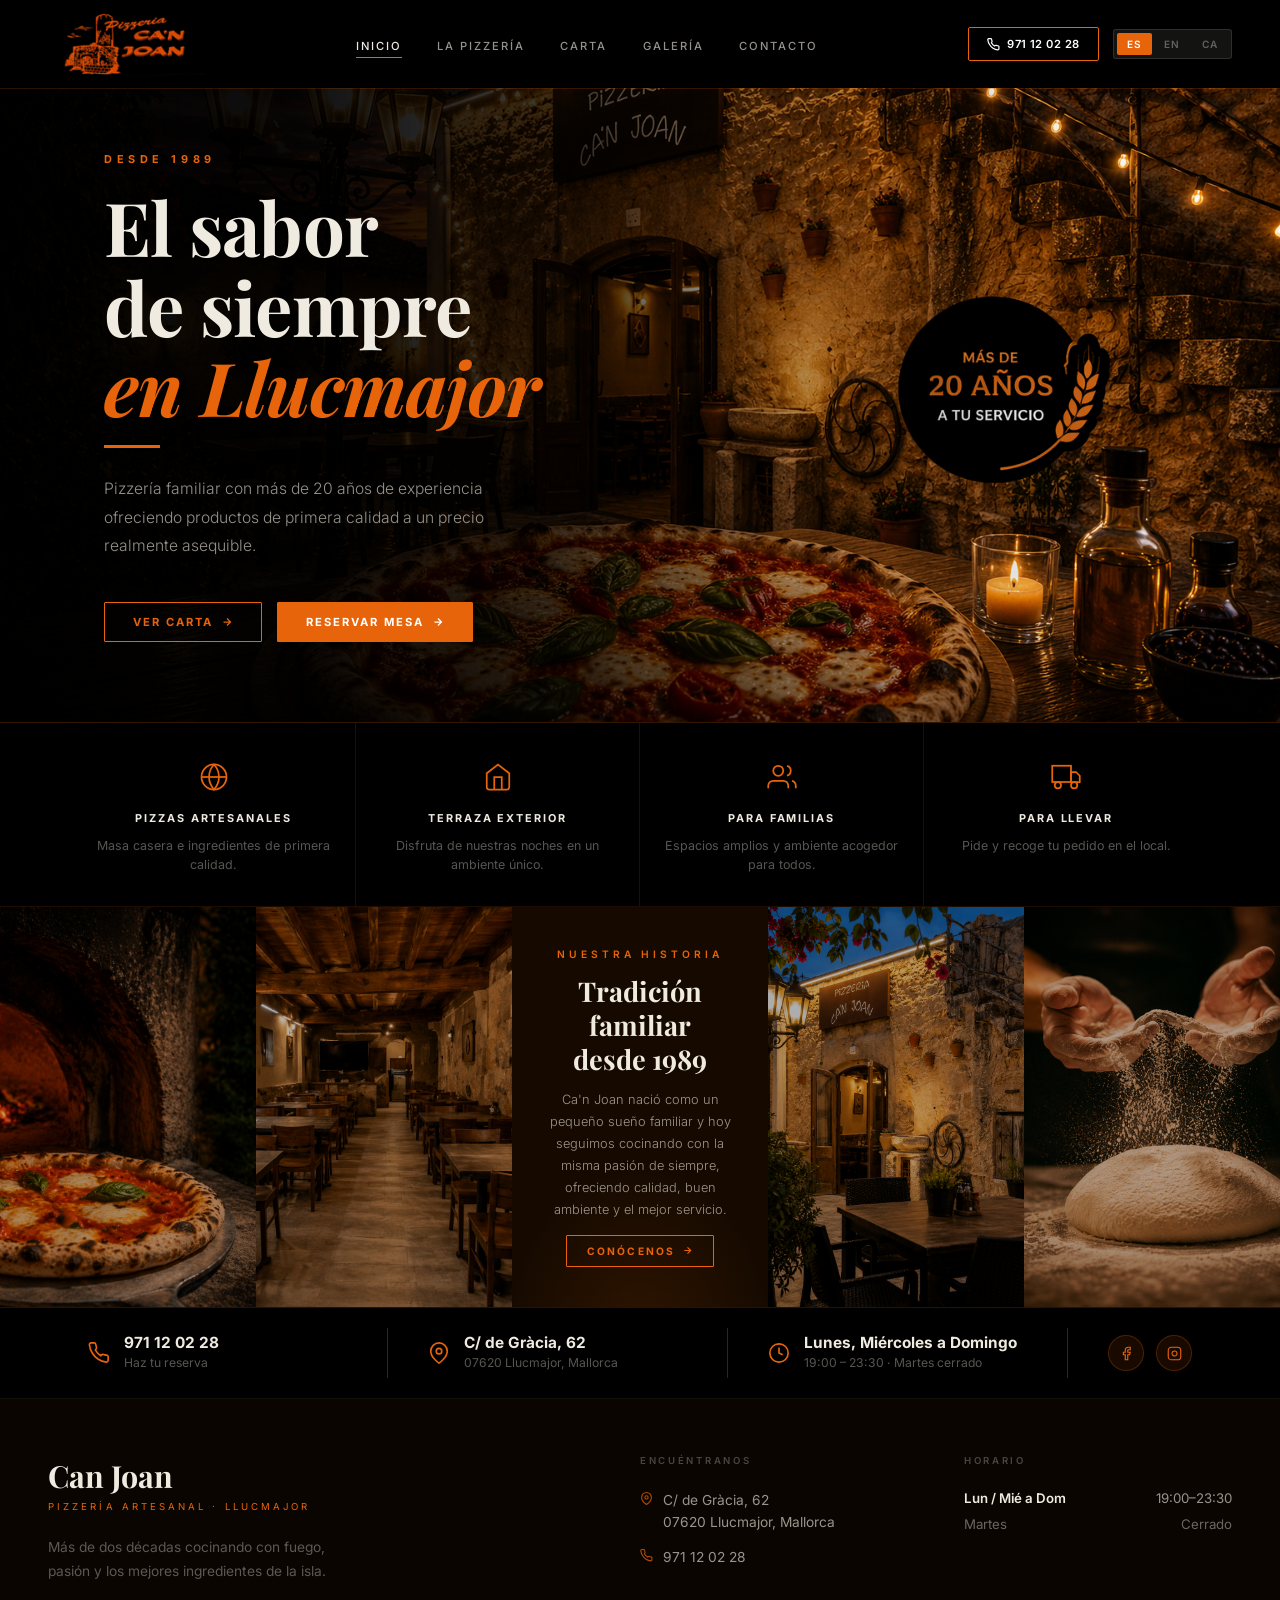
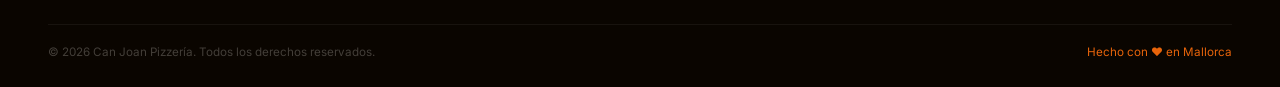
<file: index.html>
<!DOCTYPE html>
<html lang="es">
<head>
  <meta charset="UTF-8">
  <meta name="viewport" content="width=device-width, initial-scale=1.0">
  <title>Can Joan — Pizzería Artesanal · Llucmajor, Mallorca</title>
  <meta name="description" content="Pizzería familiar artesanal en Llucmajor, Mallorca desde 1989. Horno de leña, ingredientes locales, tradición familiar.">
  <meta name="theme-color" content="#000000">
  <link rel="preconnect" href="https://fonts.googleapis.com">
  <link rel="preconnect" href="https://fonts.gstatic.com" crossorigin>
  <link href="https://fonts.googleapis.com/css2?family=Playfair+Display:ital,wght@0,400;0,600;0,700;1,400;1,600&family=Inter:wght@300;400;500;600;700&display=swap" rel="stylesheet">
  <link rel="stylesheet" href="style.css">
  <style>
    /* ══ PAGE-LEVEL OVERRIDES ══ */
    :root {
      --bg:  #000000;
      --bg2: #0A0500;
      --bg3: #160A00;
      --nav-h: 88px;
    }

    /* ══ NAV OVERRIDE ══ */
    #nav {
      background: #000000;
      box-shadow: 0 1px 0 rgba(232,100,10,.18);
      height: var(--nav-h);
    }
    #nav.solid { background: #000000; backdrop-filter: none; -webkit-backdrop-filter: none; }
    .nav-phone {
      background: transparent !important;
      border: 1.5px solid var(--or);
      padding: 9px 18px;
    }
    .nav-phone:hover { background: var(--or) !important; }
    .logo-img { height: 80px; background-color: #000000; }

    /* ══ HERO — FULL BLEED ══ */
    /* Altura calculada sobre la proporción real de la imagen (1844×758, ratio 2.43:1)
       para evitar upscaling. min() elige el valor menor entre 72vh y el alto natural. */
    #hero {
      position: relative;
      min-height: min(72vh, calc(100vw / 2.43));
      display: flex; align-items: center;
      overflow: hidden;
      background: #000;
    }
    .hero-bg {
      position: absolute; inset: 0; z-index: 0; overflow: hidden;
    }
    /* scale(1.06): mínimo margen para el parallax sin degradar calidad */
    .hero-bg img {
      position: absolute;
      width: 100%; height: 100%;
      object-fit: cover;
      display: block;
      transform: none;
      transform-origin: center center;
    }
    /* Gradiente: oscuro izquierda (texto legible) → imagen nítida derecha (badge visible) */
    .hero-ov {
      position: absolute; inset: 0; z-index: 1; pointer-events: none;
      background:
        linear-gradient(to right,
          rgba(0,0,0,.97) 0%,
          rgba(0,0,0,.94) 22%,
          rgba(0,0,0,.78) 42%,
          rgba(0,0,0,.32) 62%,
          rgba(0,0,0,.06) 80%,
          rgba(0,0,0,0)   100%),
        linear-gradient(to top,
          rgba(0,0,0,.30) 0%,
          rgba(0,0,0,.06) 12%,
          transparent     24%);
    }
    /* Contenedor del texto — centrado verticalmente */
    .hero-wrap {
      position: relative; z-index: 2;
      width: 100%; max-width: var(--mw);
      margin: 0 auto;
      padding: calc(var(--nav-h) + 4rem) clamp(2rem,5vw,4.5rem) 5rem;
    }
    /* Texto limitado a la mitad izquierda */
    .hero-text { max-width: 520px; }
    .hero-desde {
      display: block;
      font-size: .68rem; font-weight: 700; letter-spacing: .42em; text-transform: uppercase;
      color: var(--or); margin-bottom: 1.3rem;
    }
    .hero-h1 {
      font-family: var(--ff-h);
      font-size: clamp(2.8rem,5.8vw,4.8rem);
      font-weight: 700; line-height: 1.08;
      color: var(--cr); margin-bottom: .1rem;
      letter-spacing: -.01em;
    }
    .hero-h1 em { font-style: italic; color: var(--or); display: block; }
    .hero-underline {
      width: 56px; height: 3px; background: var(--or);
      margin: 1.1rem 0 1.7rem;
    }
    .hero-sub {
      font-size: clamp(.88rem,1.5vw,.98rem); font-weight: 300;
      color: var(--cr2); line-height: 1.82;
      max-width: 400px; margin-bottom: 2.6rem;
    }
    .hero-btns { display: flex; flex-wrap: wrap; gap: .9rem; }
    .btn-hero-outline {
      display: inline-flex; align-items: center; gap: 8px;
      border: 1.5px solid var(--or); color: var(--or);
      padding: 12px 28px; font-size: .7rem; font-weight: 700;
      letter-spacing: .18em; text-transform: uppercase; border-radius: 1px;
      transition: background .2s, color .2s, transform .15s;
    }
    .btn-hero-outline:hover { background: var(--or); color: var(--wh); transform: translateY(-2px); }
    .btn-hero-solid {
      display: inline-flex; align-items: center; gap: 8px;
      background: var(--or); color: var(--wh);
      padding: 12px 28px; font-size: .7rem; font-weight: 700;
      letter-spacing: .18em; text-transform: uppercase; border-radius: 1px;
      border: 1.5px solid var(--or);
      transition: background .2s, transform .15s;
    }
    .btn-hero-solid:hover { background: var(--or2); transform: translateY(-2px); }

    /* ══ FEATURES STRIP ══ */
    #features {
      background: #000;
      border-top: 1px solid rgba(232,100,10,.22);
      border-bottom: 1px solid rgba(232,100,10,.12);
    }
    .feat-grid {
      max-width: var(--mw); margin: 0 auto;
      padding: 0 clamp(1rem,3vw,2rem);
      display: grid; grid-template-columns: repeat(4,1fr);
    }
    @media (max-width: 640px) { .feat-grid { grid-template-columns: repeat(2,1fr); } }
    .feat {
      padding: 2rem 1.25rem;
      display: flex; flex-direction: column; align-items: center;
      text-align: center; gap: .7rem;
      border-right: 1px solid rgba(232,100,10,.15);
      transition: background .2s;
    }
    .feat:last-child { border-right: none; }
    @media (max-width: 640px) {
      .feat:nth-child(2) { border-right: none; }
      .feat:nth-child(3) { border-right: 1px solid rgba(232,100,10,.15); }
    }
    .feat:hover { background: rgba(232,100,10,.04); }
    .feat-icon {
      width: 44px; height: 44px;
      display: flex; align-items: center; justify-content: center;
      color: var(--or);
    }
    .feat-icon svg { width: 30px; height: 30px; stroke-width: 1.4; }
    .feat-name {
      font-size: .68rem; font-weight: 700; letter-spacing: .18em; text-transform: uppercase;
      color: var(--cr);
    }
    .feat-desc { font-size: .78rem; color: var(--cr3); line-height: 1.55; }

    /* ══ MOSAIC — 5 COLUMNS ══ */
    #mosaic { overflow: hidden; }
    .mosaic-grid {
      display: grid;
      grid-template-columns: repeat(5,1fr);
      height: 400px;
    }
    @media (max-width: 900px) {
      .mosaic-grid {
        grid-template-columns: 1fr 1fr;
        grid-template-rows: 240px auto 240px;
        height: auto;
      }
      .ms-text { grid-column: 1 / -1; height: auto; padding: 3rem 2rem; }
    }
    @media (max-width: 480px) {
      .mosaic-grid { grid-template-columns: 1fr; grid-template-rows: unset; }
      .ms-img { height: 220px; }
      .ms-text { padding: 2.5rem 1.5rem; }
    }
    .ms-img { overflow: hidden; position: relative; }
    .ms-img img {
      width: 100%; height: 100%; object-fit: cover;
      filter: brightness(.72) saturate(1.1);
      transition: filter .5s var(--ease), transform .5s var(--ease);
      display: block;
    }
    .ms-img:hover img { filter: brightness(.88) saturate(1.15); transform: scale(1.04); }
    .ms-text {
      background: var(--bg3);
      display: flex; flex-direction: column; justify-content: center; align-items: center;
      text-align: center; padding: 2rem 1.75rem; gap: .85rem;
      position: relative;
    }
    .ms-text::before {
      content: ''; position: absolute; inset: 0;
      background: radial-gradient(ellipse 80% 70% at 50% 110%, rgba(232,100,10,.12) 0%, transparent 65%);
      pointer-events: none;
    }
    .ms-text .lbl { margin-bottom: 0; }
    .ms-h2 {
      font-family: var(--ff-h); font-size: clamp(1.35rem,2.2vw,1.7rem);
      font-weight: 700; color: var(--cr); line-height: 1.25;
    }
    .ms-p {
      font-size: .8rem; font-weight: 300; color: var(--cr2);
      line-height: 1.72; max-width: 240px;
    }
    .btn-ms {
      display: inline-flex; align-items: center; gap: 7px;
      border: 1.5px solid var(--or); color: var(--or);
      padding: 9px 20px; font-size: .64rem; font-weight: 700;
      letter-spacing: .2em; text-transform: uppercase; border-radius: 1px;
      transition: background .2s, color .2s;
    }
    .btn-ms:hover { background: var(--or); color: var(--wh); }

    /* ══ INFO BAR ══ */
    #infobar {
      background: #000;
      border-top: 1px solid rgba(232,100,10,.18);
    }
    .ib-wrap {
      max-width: var(--mw); margin: 0 auto;
      padding: 0 clamp(1.5rem,4vw,3rem);
      display: flex; align-items: stretch;
      min-height: 90px;
    }
    .ib-item {
      display: flex; align-items: center; gap: 14px;
      padding: 1.6rem 2.5rem 1.6rem 0;
      flex: 1;
    }
    .ib-item:first-child { padding-left: 0; }
    .ib-sep {
      width: 1px; background: rgba(232,100,10,.3);
      margin: 1.25rem 2.5rem 1.25rem 0;
      flex-shrink: 0; align-self: stretch;
    }
    .ib-icon { color: var(--or); flex-shrink: 0; }
    .ib-icon svg { display: block; }
    .ib-main {
      font-size: .96rem; font-weight: 700; color: var(--cr);
      line-height: 1.2; display: block;
    }
    .ib-sub {
      font-size: .76rem; color: var(--cr3);
      line-height: 1.5; display: block; margin-top: 2px;
    }
    .ib-soc {
      display: flex; align-items: center; gap: .75rem;
      padding: 1.6rem 0;
      flex-shrink: 0;
    }
    .ib-soc a {
      width: 36px; height: 36px; border-radius: 50%;
      background: rgba(232,100,10,.1); border: 1px solid rgba(232,100,10,.25);
      display: flex; align-items: center; justify-content: center;
      color: var(--or); transition: all .15s;
    }
    .ib-soc a:hover { background: var(--or); border-color: var(--or); color: var(--wh); }
    @media (max-width: 768px) {
      .ib-wrap { flex-direction: column; align-items: flex-start; }
      .ib-item { padding: 1rem 0; flex: unset; width: 100%; }
      .ib-sep { width: 100%; height: 1px; margin: 0; align-self: unset; background: rgba(232,100,10,.15); }
      .ib-soc { padding: 1rem 0; }
    }

    /* ══ FOOTER ══ */
    #foot {
      background: var(--bg2);
      border-top: 1px solid rgba(240,235,224,.04);
      padding: 3.5rem clamp(1.5rem,4vw,3rem) 1.75rem;
    }
    .foot-g {
      max-width: var(--mw); margin: 0 auto;
      display: grid; grid-template-columns: 2fr 1fr 1fr; gap: 3.5rem;
      margin-bottom: 2.5rem;
    }
    @media (max-width: 640px) { .foot-g { grid-template-columns: 1fr; gap: 2rem; } }
    .fbot {
      max-width: var(--mw); margin: 0 auto;
      border-top: 1px solid rgba(240,235,224,.06); padding-top: 1.25rem;
      display: flex; flex-direction: column; align-items: center; gap: .5rem; text-align: center;
    }
    @media (min-width: 640px) { .fbot { flex-direction: row; justify-content: space-between; } }
  </style>
</head>
<body>

<!-- ═══════════ NAV ═══════════ -->
<nav id="nav" role="navigation" aria-label="Navegación principal">
  <a href="index.html" class="logo" aria-label="Can Joan — Inicio">
    <img src="Imagenes_CanJoan/LogoCanJoan.png" alt="Pizzeria Can Joan" class="logo-img">
  </a>

  <ul class="nav-links" role="list">
    <li><a href="index.html" class="act" data-es="Inicio" data-en="Home" data-ca="Inici">Inicio</a></li>
    <li><a href="#tradicion" data-es="La Pizzería" data-en="The Pizzeria" data-ca="La Pizzeria">La Pizzería</a></li>
    <li><a href="carta.html" data-es="Carta" data-en="Menu" data-ca="Carta">Carta</a></li>
    <li><a href="#galeria" data-es="Galería" data-en="Gallery" data-ca="Galeria">Galería</a></li>
    <li><a href="contacto.html" data-es="Contacto" data-en="Contact" data-ca="Contacte">Contacto</a></li>
  </ul>

  <div class="nav-r">
    <a href="tel:971120228" class="nav-phone" aria-label="Llámanos">
      <svg width="13" height="13" viewBox="0 0 24 24" fill="none" stroke="currentColor" stroke-width="2.2" aria-hidden="true"><path d="M22 16.92v3a2 2 0 0 1-2.18 2 19.79 19.79 0 0 1-8.63-3.07A19.5 19.5 0 0 1 4.69 12 19.79 19.79 0 0 1 1.56 3.41 2 2 0 0 1 3.53 1h3a2 2 0 0 1 2 1.72c.127.96.361 1.903.7 2.81a2 2 0 0 1-.45 2.11L8.09 8.91a16 16 0 0 0 6 6l.81-.81a2 2 0 0 1 2.11-.45 12.84 12.84 0 0 0 2.81.7A2 2 0 0 1 22 16.92z"/></svg>
      971 12 02 28
    </a>
    <div class="lt" role="group" aria-label="Idioma">
      <button id="btn-es" class="a" onclick="setLang('es')" aria-pressed="true">ES</button>
      <button id="btn-en" onclick="setLang('en')" aria-pressed="false">EN</button>
      <button id="btn-ca" onclick="setLang('ca')" aria-pressed="false">CA</button>
    </div>
    <button class="hb" id="hbtn" aria-label="Abrir menú" aria-expanded="false" aria-controls="mob">
      <span></span><span></span><span></span>
    </button>
  </div>
</nav>

<!-- Mobile overlay -->
<div class="mob" id="mob" role="dialog" aria-modal="true" aria-label="Menú móvil">
  <a href="index.html" data-es="Inicio" data-en="Home" data-ca="Inici">Inicio</a>
  <a href="#tradicion" data-es="La Pizzería" data-en="The Pizzeria" data-ca="La Pizzeria">La Pizzería</a>
  <a href="carta.html" data-es="Carta" data-en="Menu" data-ca="Carta">Carta</a>
  <a href="contacto.html" data-es="Contacto" data-en="Contact" data-ca="Contacte">Contacto</a>
  <div class="mob-lt">
    <button id="mob-btn-es" class="a" onclick="setLang('es')">ES</button>
    <button id="mob-btn-en" onclick="setLang('en')">EN</button>
    <button id="mob-btn-ca" onclick="setLang('ca')">CA</button>
  </div>
</div>

<!-- ═══════════ HERO ═══════════ -->
<section id="hero" role="banner">

  <!-- Imagen de fondo con parallax -->
  <div class="hero-bg">
    <img src="Imagenes_CanJoan/background_hd.png"
         alt="Terraza de la Pizzería Can Joan en Llucmajor por la noche con luces cálidas y pizza artesanal"
         fetchpriority="high" draggable="false">
  </div>

  <!-- Gradiente de integración (oscuro izq → imagen dcha + suelo oscuro) -->
  <div class="hero-ov" aria-hidden="true"></div>

  <!-- Contenido -->
  <div class="hero-wrap">
    <div class="hero-text">
      <span class="hero-desde fi"
            data-es="DESDE 1989" data-en="SINCE 1989" data-ca="DES DE 1989">DESDE 1989</span>
      <h1 class="hero-h1 fi d1">
        <span data-es="El sabor" data-en="The taste" data-ca="El sabor">El sabor</span><br>
        <span data-es="de siempre" data-en="that endures" data-ca="de sempre">de siempre</span><br>
        <em data-es="en Llucmajor" data-en="in Llucmajor" data-ca="a Llucmajor">en Llucmajor</em>
      </h1>
      <div class="hero-underline fi d2"></div>
      <p class="hero-sub fi d2"
         data-es="Pizzería familiar con más de 20 años de experiencia ofreciendo productos de primera calidad a un precio realmente asequible."
         data-en="Family pizzeria with over 20 years of experience offering top-quality products at a truly affordable price."
         data-ca="Pizzeria familiar amb més de 20 anys d'experiència oferint productes de primera qualitat a un preu realment assequible.">
        Pizzería familiar con más de 20 años de experiencia ofreciendo productos de primera calidad a un precio realmente asequible.
      </p>
      <div class="hero-btns fi d3">
        <a href="carta.html" class="btn-hero-outline">
          <span data-es="Ver Carta" data-en="View Menu" data-ca="Veure Carta">Ver Carta</span>
          <svg width="12" height="12" viewBox="0 0 24 24" fill="none" stroke="currentColor" stroke-width="2.5"><path d="M5 12h14M12 5l7 7-7 7"/></svg>
        </a>
        <a href="contacto.html" class="btn-hero-solid">
          <span data-es="Reservar Mesa" data-en="Book a Table" data-ca="Reservar Taula">Reservar Mesa</span>
          <svg width="12" height="12" viewBox="0 0 24 24" fill="none" stroke="currentColor" stroke-width="2.5"><path d="M5 12h14M12 5l7 7-7 7"/></svg>
        </a>
      </div>
    </div>
  </div>

</section>

<!-- ═══════════ FEATURES ═══════════ -->
<section id="features" aria-label="Características">
  <div class="feat-grid">
    <div class="feat fi">
      <div class="feat-icon">
        <svg viewBox="0 0 24 24" fill="none" stroke="currentColor" aria-hidden="true"><circle cx="12" cy="12" r="10"/><path d="M12 2a15.3 15.3 0 0 1 4 10 15.3 15.3 0 0 1-4 10 15.3 15.3 0 0 1-4-10 15.3 15.3 0 0 1 4-10z"/><path d="M2 12h20"/></svg>
      </div>
      <span class="feat-name" data-es="Pizzas Artesanales" data-en="Artisan Pizzas" data-ca="Pizzes Artesanals">Pizzas Artesanales</span>
      <p class="feat-desc" data-es="Masa casera e ingredientes de primera calidad." data-en="Homemade dough and top quality ingredients." data-ca="Massa casolana i ingredients de primera qualitat.">Masa casera e ingredientes de primera calidad.</p>
    </div>
    <div class="feat fi d1">
      <div class="feat-icon">
        <svg viewBox="0 0 24 24" fill="none" stroke="currentColor" aria-hidden="true"><path d="M3 9l9-7 9 7v11a2 2 0 0 1-2 2H5a2 2 0 0 1-2-2z"/><polyline points="9 22 9 12 15 12 15 22"/></svg>
      </div>
      <span class="feat-name" data-es="Terraza Exterior" data-en="Outdoor Terrace" data-ca="Terrassa Exterior">Terraza Exterior</span>
      <p class="feat-desc" data-es="Disfruta de nuestras noches en un ambiente único." data-en="Enjoy our evenings in a unique atmosphere." data-ca="Gaudeix de les nostres nits en un ambient únic.">Disfruta de nuestras noches en un ambiente único.</p>
    </div>
    <div class="feat fi d2">
      <div class="feat-icon">
        <svg viewBox="0 0 24 24" fill="none" stroke="currentColor" aria-hidden="true"><path d="M17 21v-2a4 4 0 0 0-4-4H5a4 4 0 0 0-4 4v2"/><circle cx="9" cy="7" r="4"/><path d="M23 21v-2a4 4 0 0 0-3-3.87"/><path d="M16 3.13a4 4 0 0 1 0 7.75"/></svg>
      </div>
      <span class="feat-name" data-es="Para Familias" data-en="For Families" data-ca="Per a Famílies">Para Familias</span>
      <p class="feat-desc" data-es="Espacios amplios y ambiente acogedor para todos." data-en="Spacious areas and a welcoming atmosphere for everyone." data-ca="Espais amplis i ambient acollidor per a tothom.">Espacios amplios y ambiente acogedor para todos.</p>
    </div>
    <div class="feat fi d3">
      <div class="feat-icon">
        <svg viewBox="0 0 24 24" fill="none" stroke="currentColor" aria-hidden="true"><rect x="1" y="3" width="15" height="13"/><polygon points="16 8 20 8 23 11 23 16 16 16 16 8"/><circle cx="5.5" cy="18.5" r="2.5"/><circle cx="18.5" cy="18.5" r="2.5"/></svg>
      </div>
      <span class="feat-name" data-es="Para Llevar" data-en="Takeaway" data-ca="Per endur">Para Llevar</span>
      <p class="feat-desc" data-es="Pide y recoge tu pedido en el local." data-en="Order and collect from the restaurant." data-ca="Demana i recull la teva comanda al local.">Pide y recoge tu pedido en el local.</p>
    </div>
  </div>
</section>

<!-- ═══════════ MOSAICO ═══════════ -->
<section id="tradicion" aria-label="Nuestra historia">
  <div class="mosaic-grid" id="galeria">
    <!-- col 1 -->
    <div class="ms-img fi">
      <img src="Imagenes_CanJoan/Designer.png"
           alt="Pizza artesanal de Can Joan" loading="lazy">
    </div>
    <!-- col 2 -->
    <div class="ms-img fi d1">
      <img src="Imagenes_CanJoan/Pasillo.png"
           alt="Salón interior de la Pizzería Can Joan" loading="lazy">
    </div>
    <!-- col 3: texto -->
    <div class="ms-text fi d2">
      <span class="lbl" data-es="Nuestra Historia" data-en="Our Story" data-ca="La nostra Història">Nuestra Historia</span>
      <h2 class="ms-h2"
          data-es="Tradición familiar<br>desde 1989"
          data-en="Family tradition<br>since 1989"
          data-ca="Tradició familiar<br>des de 1989">
        Tradición familiar<br>desde 1989
      </h2>
      <p class="ms-p"
         data-es="Ca'n Joan nació como un pequeño sueño familiar y hoy seguimos cocinando con la misma pasión de siempre, ofreciendo calidad, buen ambiente y el mejor servicio."
         data-en="Ca'n Joan was born as a small family dream and today we keep cooking with the same passion as always, offering quality, great atmosphere and the best service."
         data-ca="Ca'n Joan va néixer com un petit somni familiar i avui seguim cuinant amb la mateixa passió de sempre, oferint qualitat, bon ambient i el millor servei.">
        Ca'n Joan nació como un pequeño sueño familiar y hoy seguimos cocinando con la misma pasión de siempre, ofreciendo calidad, buen ambiente y el mejor servicio.
      </p>
      <a href="contacto.html" class="btn-ms">
        <span data-es="Conócenos" data-en="Meet us" data-ca="Conegueu-nos">Conócenos</span>
        <svg width="11" height="11" viewBox="0 0 24 24" fill="none" stroke="currentColor" stroke-width="2.5"><path d="M5 12h14M12 5l7 7-7 7"/></svg>
      </a>
    </div>
    <!-- col 4 -->
    <div class="ms-img fi d3">
      <img src="Imagenes_CanJoan/Portal.png"
           alt="Exterior de la Pizzería Can Joan, Llucmajor" loading="lazy">
    </div>
    <!-- col 5 -->
    <div class="ms-img fi d4">
      <img src="Imagenes_CanJoan/masa.png"
           alt="Elaboración artesanal de la masa en Can Joan" loading="lazy">
    </div>
  </div>
</section>

<!-- ═══════════ INFO BAR ═══════════ -->
<section id="infobar" aria-label="Información de contacto">
  <div class="ib-wrap">

    <div class="ib-item fi">
      <div class="ib-icon">
        <svg width="22" height="22" viewBox="0 0 24 24" fill="none" stroke="currentColor" stroke-width="1.8" aria-hidden="true"><path d="M22 16.92v3a2 2 0 0 1-2.18 2 19.79 19.79 0 0 1-8.63-3.07A19.5 19.5 0 0 1 4.69 12 19.79 19.79 0 0 1 1.56 3.41 2 2 0 0 1 3.53 1h3a2 2 0 0 1 2 1.72c.127.96.361 1.903.7 2.81a2 2 0 0 1-.45 2.11L8.09 8.91a16 16 0 0 0 6 6l.81-.81a2 2 0 0 1 2.11-.45 12.84 12.84 0 0 0 2.81.7A2 2 0 0 1 22 16.92z"/></svg>
      </div>
      <div>
        <a href="tel:971120228" class="ib-main">971 12 02 28</a>
        <span class="ib-sub" data-es="Haz tu reserva" data-en="Make a reservation" data-ca="Fes la teva reserva">Haz tu reserva</span>
      </div>
    </div>

    <div class="ib-sep" aria-hidden="true"></div>

    <div class="ib-item fi d1">
      <div class="ib-icon">
        <svg width="22" height="22" viewBox="0 0 24 24" fill="none" stroke="currentColor" stroke-width="1.8" aria-hidden="true"><path d="M21 10c0 7-9 13-9 13s-9-6-9-13a9 9 0 0 1 18 0z"/><circle cx="12" cy="10" r="3"/></svg>
      </div>
      <div>
        <span class="ib-main">C/ de Gràcia, 62</span>
        <span class="ib-sub">07620 Llucmajor, Mallorca</span>
      </div>
    </div>

    <div class="ib-sep" aria-hidden="true"></div>

    <div class="ib-item fi d2">
      <div class="ib-icon">
        <svg width="22" height="22" viewBox="0 0 24 24" fill="none" stroke="currentColor" stroke-width="1.8" aria-hidden="true"><circle cx="12" cy="12" r="10"/><polyline points="12 6 12 12 16 14"/></svg>
      </div>
      <div>
        <span class="ib-main" data-es="Lunes, Miércoles a Domingo" data-en="Mon, Wed to Sun" data-ca="Dilluns, Dimecres a Diumenge">Lunes, Miércoles a Domingo</span>
        <span class="ib-sub" data-es="19:00 – 23:30 · Martes cerrado" data-en="7:00pm – 11:30pm · Tuesday closed" data-ca="19:00 – 23:30 · Dimarts tancat">19:00 – 23:30 · Martes cerrado</span>
      </div>
    </div>

    <div class="ib-sep" aria-hidden="true"></div>

    <div class="ib-soc fi d3">
      <a href="#" aria-label="Facebook">
        <svg width="15" height="15" viewBox="0 0 24 24" fill="none" stroke="currentColor" stroke-width="1.8"><path d="M18 2h-3a5 5 0 0 0-5 5v3H7v4h3v8h4v-8h3l1-4h-4V7a1 1 0 0 1 1-1h3z"/></svg>
      </a>
      <a href="#" aria-label="Instagram">
        <svg width="15" height="15" viewBox="0 0 24 24" fill="none" stroke="currentColor" stroke-width="1.8"><rect x="2" y="2" width="20" height="20" rx="5"/><path d="M16 11.37A4 4 0 1 1 12.63 8 4 4 0 0 1 16 11.37z"/><line x1="17.5" y1="6.5" x2="17.51" y2="6.5"/></svg>
      </a>
    </div>

  </div>
</section>

<!-- ═══════════ FOOTER ═══════════ -->
<footer id="foot" role="contentinfo">
  <div class="foot-g">
    <div class="fi">
      <span class="foot-logo">Can Joan</span>
      <span class="foot-sub" data-es="Pizzería Artesanal · Llucmajor" data-en="Artisan Pizzeria · Llucmajor" data-ca="Pizzeria Artesanal · Llucmajor">Pizzería Artesanal · Llucmajor</span>
      <p class="foot-p"
         data-es="Más de dos décadas cocinando con fuego, pasión y los mejores ingredientes de la isla."
         data-en="Over two decades cooking with fire, passion, and the finest ingredients on the island."
         data-ca="Més de dues dècades cuinant amb foc, passió i els millors ingredients de l'illa.">
        Más de dos décadas cocinando con fuego, pasión y los mejores ingredientes de la isla.
      </p>
    </div>
    <div class="fi d1">
      <span class="fcol-t" data-es="Encuéntranos" data-en="Find Us" data-ca="Trobeu-nos">Encuéntranos</span>
      <div class="finfo">
        <svg width="13" height="13" viewBox="0 0 24 24" fill="none" stroke="currentColor" stroke-width="2"><path d="M21 10c0 7-9 13-9 13s-9-6-9-13a9 9 0 0 1 18 0z"/><circle cx="12" cy="10" r="3"/></svg>
        <span>C/ de Gràcia, 62<br>07620 Llucmajor, Mallorca</span>
      </div>
      <div class="finfo">
        <svg width="13" height="13" viewBox="0 0 24 24" fill="none" stroke="currentColor" stroke-width="2"><path d="M22 16.92v3a2 2 0 0 1-2.18 2 19.79 19.79 0 0 1-8.63-3.07A19.5 19.5 0 0 1 4.69 12 19.79 19.79 0 0 1 1.56 3.41 2 2 0 0 1 3.53 1h3a2 2 0 0 1 2 1.72c.127.96.361 1.903.7 2.81a2 2 0 0 1-.45 2.11L8.09 8.91a16 16 0 0 0 6 6l.81-.81a2 2 0 0 1 2.11-.45 12.84 12.84 0 0 0 2.81.7A2 2 0 0 1 22 16.92z"/></svg>
        <a href="tel:971120228">971 12 02 28</a>
      </div>
    </div>
    <div class="fi d2">
      <span class="fcol-t" data-es="Horario" data-en="Hours" data-ca="Horari">Horario</span>
      <div class="fhr hl"><span class="day" data-es="Lun / Mié a Dom" data-en="Mon / Wed to Sun" data-ca="Dll / Dim a Diu">Lun / Mié a Dom</span><span>19:00–23:30</span></div>
      <div class="fhr"><span class="day" data-es="Martes" data-en="Tuesday" data-ca="Dimarts">Martes</span><span data-es="Cerrado" data-en="Closed" data-ca="Tancat">Cerrado</span></div>
    </div>
  </div>
  <div class="fbot">
    <p class="fcopy">&copy; 2026 Can Joan Pizzería. <span data-es="Todos los derechos reservados." data-en="All rights reserved." data-ca="Tots els drets reservats.">Todos los derechos reservados.</span></p>
    <p class="fmade"><span data-es="Hecho con " data-en="Made with " data-ca="Fet amb ">Hecho con </span><span>♥</span><span data-es=" en Mallorca" data-en=" in Mallorca" data-ca=" a Mallorca"> en Mallorca</span></p>
  </div>
</footer>

<script>
  /* ── LANG ── */
  let lang = localStorage.getItem('cj-lang') || 'es';
  function setLang(l) {
    lang = l; localStorage.setItem('cj-lang', l);
    document.documentElement.lang = l;
    ['es','en','ca'].forEach(code => {
      ['btn-'+code,'mob-btn-'+code].forEach(id => {
        const el = document.getElementById(id); if (!el) return;
        const active = code === l;
        el.classList.toggle('a', active); el.setAttribute('aria-pressed', String(active));
      });
    });
    document.querySelectorAll('[data-es]').forEach(el => {
      const attr = el.getAttribute('data-'+l);
      const v = attr !== null ? attr : el.getAttribute('data-es');
      if (v !== null && el.tagName !== 'INPUT' && el.tagName !== 'TEXTAREA') el.innerHTML = v;
    });
    const titles = {
      es: 'Can Joan — Pizzería Artesanal · Llucmajor, Mallorca',
      en: 'Can Joan — Artisan Pizzeria · Llucmajor, Mallorca',
      ca: 'Can Joan — Pizzeria Artesanal · Llucmajor, Mallorca'
    };
    document.title = titles[l] || titles.es;
  }
  setLang(lang);

  /* ── MOBILE MENU ── */
  const hbtn = document.getElementById('hbtn');
  const mob  = document.getElementById('mob');
  hbtn.addEventListener('click', () => {
    const o = mob.classList.toggle('o');
    hbtn.classList.toggle('o', o);
    hbtn.setAttribute('aria-expanded', o);
    document.body.style.overflow = o ? 'hidden' : '';
  });
  mob.querySelectorAll('a').forEach(a => a.addEventListener('click', () => {
    mob.classList.remove('o'); hbtn.classList.remove('o');
    hbtn.setAttribute('aria-expanded','false'); document.body.style.overflow = '';
  }));
  document.addEventListener('keydown', e => {
    if (e.key === 'Escape') { mob.classList.remove('o'); hbtn.classList.remove('o'); hbtn.setAttribute('aria-expanded','false'); document.body.style.overflow = ''; }
  });

  /* ── FADE-IN ── */
  const rmo = window.matchMedia('(prefers-reduced-motion: reduce)');
  if (!rmo.matches) {
    const obs = new IntersectionObserver(entries => {
      entries.forEach(e => { if (e.isIntersecting) { e.target.classList.add('on'); obs.unobserve(e.target); }});
    }, { threshold: 0.07, rootMargin: '0px 0px -28px 0px' });
    document.querySelectorAll('.fi').forEach(el => obs.observe(el));
  } else {
    document.querySelectorAll('.fi').forEach(el => el.classList.add('on'));
  }

  /* ── PARALLAX HERO ── */
  const heroBgImg = document.querySelector('.hero-bg img');
  if (heroBgImg && !rmo.matches) {
    function onScroll() {
      if (window.scrollY < window.innerHeight * 1.2) {
        const offset = window.scrollY * 0.18;
        heroBgImg.style.transform = 'translateY(' + offset + 'px)';
      }
    }
    window.addEventListener('scroll', onScroll, { passive: true });
  }

  /* ── SMOOTH SCROLL ── */
  document.querySelectorAll('a[href^="#"]').forEach(a => {
    a.addEventListener('click', e => {
      const t = document.querySelector(a.getAttribute('href'));
      if (t) {
        e.preventDefault();
        const nav = document.getElementById('nav');
        window.scrollTo({ top: t.getBoundingClientRect().top + window.scrollY - nav.offsetHeight, behavior: 'smooth' });
      }
    });
  });
</script>
</body>
</html>
</file>
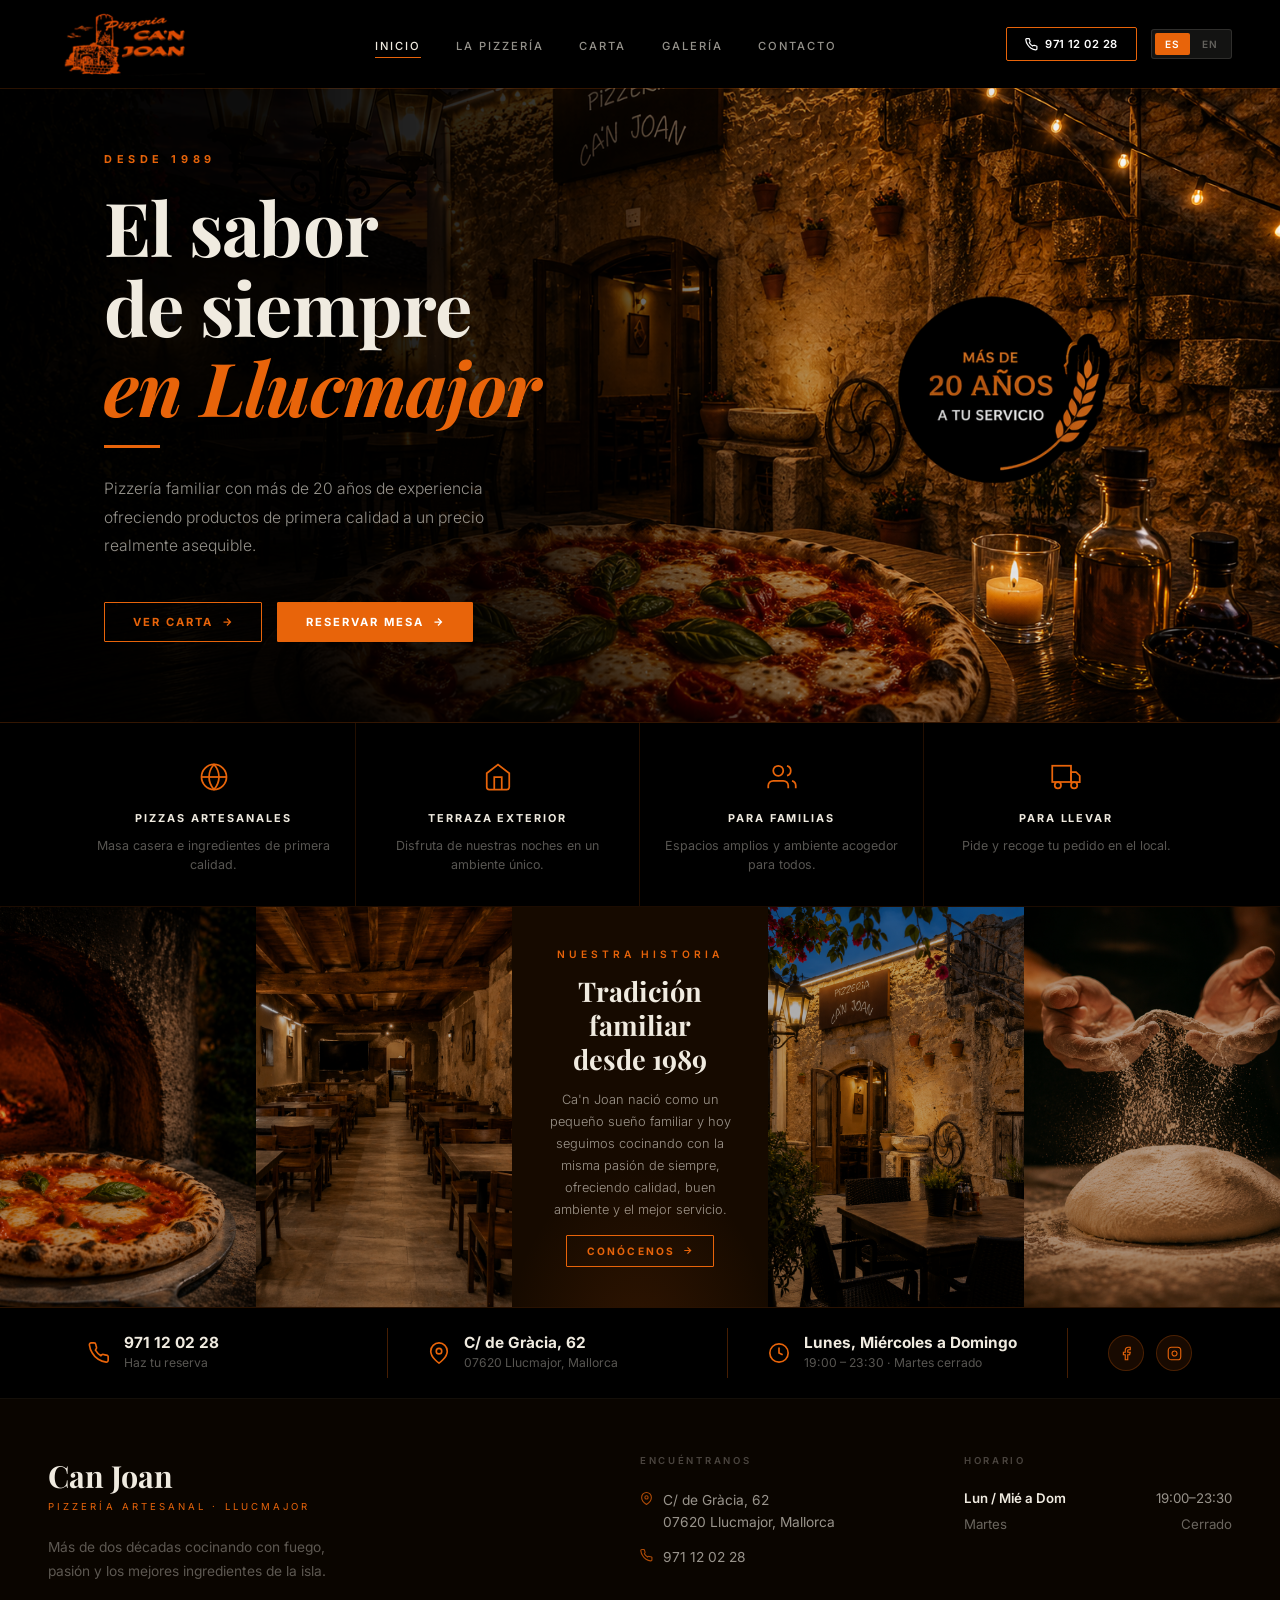
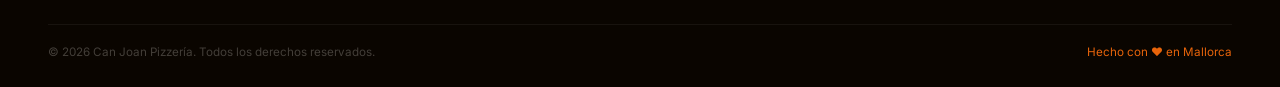
<file: canjoan-web/index.html>
<!DOCTYPE html>
<html lang="es">
<head>
  <meta charset="UTF-8">
  <meta name="viewport" content="width=device-width, initial-scale=1.0">
  <title>Can Joan — Pizzería Artesanal · Llucmajor, Mallorca</title>
  <meta name="description" content="Pizzería familiar artesanal en Llucmajor, Mallorca desde 1989. Horno de leña, ingredientes locales, tradición familiar.">
  <meta name="theme-color" content="#000000">
  <link rel="preconnect" href="https://fonts.googleapis.com">
  <link rel="preconnect" href="https://fonts.gstatic.com" crossorigin>
  <link href="https://fonts.googleapis.com/css2?family=Playfair+Display:ital,wght@0,400;0,600;0,700;1,400;1,600&family=Inter:wght@300;400;500;600;700&display=swap" rel="stylesheet">
  <link rel="stylesheet" href="style.css">
  <style>
    /* ══ PAGE-LEVEL OVERRIDES ══ */
    :root {
      --bg:  #000000;
      --bg2: #0A0500;
      --bg3: #160A00;
      --nav-h: 88px;
    }

    /* ══ NAV OVERRIDE ══ */
    #nav {
      background: #000000;
      box-shadow: 0 1px 0 rgba(232,100,10,.18);
      height: var(--nav-h);
    }
    #nav.solid { background: #000000; backdrop-filter: none; -webkit-backdrop-filter: none; }
    .nav-phone {
      background: transparent !important;
      border: 1.5px solid var(--or);
      padding: 9px 18px;
    }
    .nav-phone:hover { background: var(--or) !important; }
    .logo-img { height: 80px; background-color: #000000; }

    /* ══ HERO — FULL BLEED ══ */
    /* Altura calculada sobre la proporción real de la imagen (1844×758, ratio 2.43:1)
       para evitar upscaling. min() elige el valor menor entre 72vh y el alto natural. */
    #hero {
      position: relative;
      min-height: min(72vh, calc(100vw / 2.43));
      display: flex; align-items: center;
      overflow: hidden;
      background: #000;
    }
    .hero-bg {
      position: absolute; inset: 0; z-index: 0; overflow: hidden;
    }
    /* scale(1.06): mínimo margen para el parallax sin degradar calidad */
    .hero-bg img {
      position: absolute;
      width: 100%; height: 100%;
      object-fit: cover;
      display: block;
      transform: none;
      transform-origin: center center;
    }
    /* Gradiente: oscuro izquierda (texto legible) → imagen nítida derecha (badge visible) */
    .hero-ov {
      position: absolute; inset: 0; z-index: 1; pointer-events: none;
      background:
        linear-gradient(to right,
          rgba(0,0,0,.97) 0%,
          rgba(0,0,0,.94) 22%,
          rgba(0,0,0,.78) 42%,
          rgba(0,0,0,.32) 62%,
          rgba(0,0,0,.06) 80%,
          rgba(0,0,0,0)   100%),
        linear-gradient(to top,
          rgba(0,0,0,.30) 0%,
          rgba(0,0,0,.06) 12%,
          transparent     24%);
    }
    /* Contenedor del texto — centrado verticalmente */
    .hero-wrap {
      position: relative; z-index: 2;
      width: 100%; max-width: var(--mw);
      margin: 0 auto;
      padding: calc(var(--nav-h) + 4rem) clamp(2rem,5vw,4.5rem) 5rem;
    }
    /* Texto limitado a la mitad izquierda */
    .hero-text { max-width: 520px; }
    .hero-desde {
      display: block;
      font-size: .68rem; font-weight: 700; letter-spacing: .42em; text-transform: uppercase;
      color: var(--or); margin-bottom: 1.3rem;
    }
    .hero-h1 {
      font-family: var(--ff-h);
      font-size: clamp(2.8rem,5.8vw,4.8rem);
      font-weight: 700; line-height: 1.08;
      color: var(--cr); margin-bottom: .1rem;
      letter-spacing: -.01em;
    }
    .hero-h1 em { font-style: italic; color: var(--or); display: block; }
    .hero-underline {
      width: 56px; height: 3px; background: var(--or);
      margin: 1.1rem 0 1.7rem;
    }
    .hero-sub {
      font-size: clamp(.88rem,1.5vw,.98rem); font-weight: 300;
      color: var(--cr2); line-height: 1.82;
      max-width: 400px; margin-bottom: 2.6rem;
    }
    .hero-btns { display: flex; flex-wrap: wrap; gap: .9rem; }
    .btn-hero-outline {
      display: inline-flex; align-items: center; gap: 8px;
      border: 1.5px solid var(--or); color: var(--or);
      padding: 12px 28px; font-size: .7rem; font-weight: 700;
      letter-spacing: .18em; text-transform: uppercase; border-radius: 1px;
      transition: background .2s, color .2s, transform .15s;
    }
    .btn-hero-outline:hover { background: var(--or); color: var(--wh); transform: translateY(-2px); }
    .btn-hero-solid {
      display: inline-flex; align-items: center; gap: 8px;
      background: var(--or); color: var(--wh);
      padding: 12px 28px; font-size: .7rem; font-weight: 700;
      letter-spacing: .18em; text-transform: uppercase; border-radius: 1px;
      border: 1.5px solid var(--or);
      transition: background .2s, transform .15s;
    }
    .btn-hero-solid:hover { background: var(--or2); transform: translateY(-2px); }

    /* ══ FEATURES STRIP ══ */
    #features {
      background: #000;
      border-top: 1px solid rgba(232,100,10,.22);
      border-bottom: 1px solid rgba(232,100,10,.12);
    }
    .feat-grid {
      max-width: var(--mw); margin: 0 auto;
      padding: 0 clamp(1rem,3vw,2rem);
      display: grid; grid-template-columns: repeat(4,1fr);
    }
    @media (max-width: 640px) { .feat-grid { grid-template-columns: repeat(2,1fr); } }
    .feat {
      padding: 2rem 1.25rem;
      display: flex; flex-direction: column; align-items: center;
      text-align: center; gap: .7rem;
      border-right: 1px solid rgba(232,100,10,.15);
      transition: background .2s;
    }
    .feat:last-child { border-right: none; }
    @media (max-width: 640px) {
      .feat:nth-child(2) { border-right: none; }
      .feat:nth-child(3) { border-right: 1px solid rgba(232,100,10,.15); }
    }
    .feat:hover { background: rgba(232,100,10,.04); }
    .feat-icon {
      width: 44px; height: 44px;
      display: flex; align-items: center; justify-content: center;
      color: var(--or);
    }
    .feat-icon svg { width: 30px; height: 30px; stroke-width: 1.4; }
    .feat-name {
      font-size: .68rem; font-weight: 700; letter-spacing: .18em; text-transform: uppercase;
      color: var(--cr);
    }
    .feat-desc { font-size: .78rem; color: var(--cr3); line-height: 1.55; }

    /* ══ MOSAIC — 5 COLUMNS ══ */
    #mosaic { overflow: hidden; }
    .mosaic-grid {
      display: grid;
      grid-template-columns: repeat(5,1fr);
      height: 400px;
    }
    @media (max-width: 900px) {
      .mosaic-grid {
        grid-template-columns: 1fr 1fr;
        grid-template-rows: 240px auto 240px;
        height: auto;
      }
      .ms-text { grid-column: 1 / -1; height: auto; padding: 3rem 2rem; }
    }
    @media (max-width: 480px) {
      .mosaic-grid { grid-template-columns: 1fr; grid-template-rows: unset; }
      .ms-img { height: 220px; }
      .ms-text { padding: 2.5rem 1.5rem; }
    }
    .ms-img { overflow: hidden; position: relative; }
    .ms-img img {
      width: 100%; height: 100%; object-fit: cover;
      filter: brightness(.72) saturate(1.1);
      transition: filter .5s var(--ease), transform .5s var(--ease);
      display: block;
    }
    .ms-img:hover img { filter: brightness(.88) saturate(1.15); transform: scale(1.04); }
    .ms-text {
      background: var(--bg3);
      display: flex; flex-direction: column; justify-content: center; align-items: center;
      text-align: center; padding: 2rem 1.75rem; gap: .85rem;
      position: relative;
    }
    .ms-text::before {
      content: ''; position: absolute; inset: 0;
      background: radial-gradient(ellipse 80% 70% at 50% 110%, rgba(232,100,10,.12) 0%, transparent 65%);
      pointer-events: none;
    }
    .ms-text .lbl { margin-bottom: 0; }
    .ms-h2 {
      font-family: var(--ff-h); font-size: clamp(1.35rem,2.2vw,1.7rem);
      font-weight: 700; color: var(--cr); line-height: 1.25;
    }
    .ms-p {
      font-size: .8rem; font-weight: 300; color: var(--cr2);
      line-height: 1.72; max-width: 240px;
    }
    .btn-ms {
      display: inline-flex; align-items: center; gap: 7px;
      border: 1.5px solid var(--or); color: var(--or);
      padding: 9px 20px; font-size: .64rem; font-weight: 700;
      letter-spacing: .2em; text-transform: uppercase; border-radius: 1px;
      transition: background .2s, color .2s;
    }
    .btn-ms:hover { background: var(--or); color: var(--wh); }

    /* ══ INFO BAR ══ */
    #infobar {
      background: #000;
      border-top: 1px solid rgba(232,100,10,.18);
    }
    .ib-wrap {
      max-width: var(--mw); margin: 0 auto;
      padding: 0 clamp(1.5rem,4vw,3rem);
      display: flex; align-items: stretch;
      min-height: 90px;
    }
    .ib-item {
      display: flex; align-items: center; gap: 14px;
      padding: 1.6rem 2.5rem 1.6rem 0;
      flex: 1;
    }
    .ib-item:first-child { padding-left: 0; }
    .ib-sep {
      width: 1px; background: rgba(232,100,10,.3);
      margin: 1.25rem 2.5rem 1.25rem 0;
      flex-shrink: 0; align-self: stretch;
    }
    .ib-icon { color: var(--or); flex-shrink: 0; }
    .ib-icon svg { display: block; }
    .ib-main {
      font-size: .96rem; font-weight: 700; color: var(--cr);
      line-height: 1.2; display: block;
    }
    .ib-sub {
      font-size: .76rem; color: var(--cr3);
      line-height: 1.5; display: block; margin-top: 2px;
    }
    .ib-soc {
      display: flex; align-items: center; gap: .75rem;
      padding: 1.6rem 0;
      flex-shrink: 0;
    }
    .ib-soc a {
      width: 36px; height: 36px; border-radius: 50%;
      background: rgba(232,100,10,.1); border: 1px solid rgba(232,100,10,.25);
      display: flex; align-items: center; justify-content: center;
      color: var(--or); transition: all .15s;
    }
    .ib-soc a:hover { background: var(--or); border-color: var(--or); color: var(--wh); }
    @media (max-width: 768px) {
      .ib-wrap { flex-direction: column; align-items: flex-start; }
      .ib-item { padding: 1rem 0; flex: unset; width: 100%; }
      .ib-sep { width: 100%; height: 1px; margin: 0; align-self: unset; background: rgba(232,100,10,.15); }
      .ib-soc { padding: 1rem 0; }
    }

    /* ══ FOOTER ══ */
    #foot {
      background: var(--bg2);
      border-top: 1px solid rgba(240,235,224,.04);
      padding: 3.5rem clamp(1.5rem,4vw,3rem) 1.75rem;
    }
    .foot-g {
      max-width: var(--mw); margin: 0 auto;
      display: grid; grid-template-columns: 2fr 1fr 1fr; gap: 3.5rem;
      margin-bottom: 2.5rem;
    }
    @media (max-width: 640px) { .foot-g { grid-template-columns: 1fr; gap: 2rem; } }
    .fbot {
      max-width: var(--mw); margin: 0 auto;
      border-top: 1px solid rgba(240,235,224,.06); padding-top: 1.25rem;
      display: flex; flex-direction: column; align-items: center; gap: .5rem; text-align: center;
    }
    @media (min-width: 640px) { .fbot { flex-direction: row; justify-content: space-between; } }
  </style>
</head>
<body>

<!-- ═══════════ NAV ═══════════ -->
<nav id="nav" role="navigation" aria-label="Navegación principal">
  <a href="index.html" class="logo" aria-label="Can Joan — Inicio">
    <img src="Imagenes_CanJoan/LogoCanJoan.png" alt="Pizzeria Can Joan" class="logo-img">
  </a>

  <ul class="nav-links" role="list">
    <li><a href="index.html" class="act" data-es="Inicio" data-en="Home">Inicio</a></li>
    <li><a href="#tradicion" data-es="La Pizzería" data-en="The Pizzeria">La Pizzería</a></li>
    <li><a href="carta.html" data-es="Carta" data-en="Menu">Carta</a></li>
    <li><a href="#galeria" data-es="Galería" data-en="Gallery">Galería</a></li>
    <li><a href="contacto.html" data-es="Contacto" data-en="Contact">Contacto</a></li>
  </ul>

  <div class="nav-r">
    <a href="tel:971120228" class="nav-phone" aria-label="Llámanos">
      <svg width="13" height="13" viewBox="0 0 24 24" fill="none" stroke="currentColor" stroke-width="2.2" aria-hidden="true"><path d="M22 16.92v3a2 2 0 0 1-2.18 2 19.79 19.79 0 0 1-8.63-3.07A19.5 19.5 0 0 1 4.69 12 19.79 19.79 0 0 1 1.56 3.41 2 2 0 0 1 3.53 1h3a2 2 0 0 1 2 1.72c.127.96.361 1.903.7 2.81a2 2 0 0 1-.45 2.11L8.09 8.91a16 16 0 0 0 6 6l.81-.81a2 2 0 0 1 2.11-.45 12.84 12.84 0 0 0 2.81.7A2 2 0 0 1 22 16.92z"/></svg>
      971 12 02 28
    </a>
    <div class="lt" role="group" aria-label="Idioma">
      <button id="btn-es" class="a" onclick="setLang('es')" aria-pressed="true">ES</button>
      <button id="btn-en" onclick="setLang('en')" aria-pressed="false">EN</button>
    </div>
    <button class="hb" id="hbtn" aria-label="Abrir menú" aria-expanded="false" aria-controls="mob">
      <span></span><span></span><span></span>
    </button>
  </div>
</nav>

<!-- Mobile overlay -->
<div class="mob" id="mob" role="dialog" aria-modal="true" aria-label="Menú móvil">
  <a href="index.html" data-es="Inicio" data-en="Home">Inicio</a>
  <a href="#tradicion" data-es="La Pizzería" data-en="The Pizzeria">La Pizzería</a>
  <a href="carta.html" data-es="Carta" data-en="Menu">Carta</a>
  <a href="contacto.html" data-es="Contacto" data-en="Contact">Contacto</a>
  <div class="mob-lt">
    <button id="mob-btn-es" class="a" onclick="setLang('es')">ES</button>
    <button id="mob-btn-en" onclick="setLang('en')">EN</button>
  </div>
</div>

<!-- ═══════════ HERO ═══════════ -->
<section id="hero" role="banner">

  <!-- Imagen de fondo con parallax -->
  <div class="hero-bg">
    <img src="Imagenes_CanJoan/background_hd.png"
         alt="Terraza de la Pizzería Can Joan en Llucmajor por la noche con luces cálidas y pizza artesanal"
         fetchpriority="high" draggable="false">
  </div>

  <!-- Gradiente de integración (oscuro izq → imagen dcha + suelo oscuro) -->
  <div class="hero-ov" aria-hidden="true"></div>

  <!-- Contenido -->
  <div class="hero-wrap">
    <div class="hero-text">
      <span class="hero-desde fi"
            data-es="DESDE 1989" data-en="SINCE 1989">DESDE 1989</span>
      <h1 class="hero-h1 fi d1">
        <span data-es="El sabor" data-en="The taste">El sabor</span><br>
        <span data-es="de siempre" data-en="that endures">de siempre</span><br>
        <em data-es="en Llucmajor" data-en="in Llucmajor">en Llucmajor</em>
      </h1>
      <div class="hero-underline fi d2"></div>
      <p class="hero-sub fi d2"
         data-es="Pizzería familiar con más de 20 años de experiencia ofreciendo productos de primera calidad a un precio realmente asequible."
         data-en="Family pizzeria with over 20 years of experience offering top-quality products at a truly affordable price.">
        Pizzería familiar con más de 20 años de experiencia ofreciendo productos de primera calidad a un precio realmente asequible.
      </p>
      <div class="hero-btns fi d3">
        <a href="carta.html" class="btn-hero-outline">
          <span data-es="Ver Carta" data-en="View Menu">Ver Carta</span>
          <svg width="12" height="12" viewBox="0 0 24 24" fill="none" stroke="currentColor" stroke-width="2.5"><path d="M5 12h14M12 5l7 7-7 7"/></svg>
        </a>
        <a href="contacto.html" class="btn-hero-solid">
          <span data-es="Reservar Mesa" data-en="Book a Table">Reservar Mesa</span>
          <svg width="12" height="12" viewBox="0 0 24 24" fill="none" stroke="currentColor" stroke-width="2.5"><path d="M5 12h14M12 5l7 7-7 7"/></svg>
        </a>
      </div>
    </div>
  </div>

</section>

<!-- ═══════════ FEATURES ═══════════ -->
<section id="features" aria-label="Características">
  <div class="feat-grid">
    <div class="feat fi">
      <div class="feat-icon">
        <svg viewBox="0 0 24 24" fill="none" stroke="currentColor" aria-hidden="true"><circle cx="12" cy="12" r="10"/><path d="M12 2a15.3 15.3 0 0 1 4 10 15.3 15.3 0 0 1-4 10 15.3 15.3 0 0 1-4-10 15.3 15.3 0 0 1 4-10z"/><path d="M2 12h20"/></svg>
      </div>
      <span class="feat-name" data-es="Pizzas Artesanales" data-en="Artisan Pizzas">Pizzas Artesanales</span>
      <p class="feat-desc" data-es="Masa casera e ingredientes de primera calidad." data-en="Homemade dough and top quality ingredients.">Masa casera e ingredientes de primera calidad.</p>
    </div>
    <div class="feat fi d1">
      <div class="feat-icon">
        <svg viewBox="0 0 24 24" fill="none" stroke="currentColor" aria-hidden="true"><path d="M3 9l9-7 9 7v11a2 2 0 0 1-2 2H5a2 2 0 0 1-2-2z"/><polyline points="9 22 9 12 15 12 15 22"/></svg>
      </div>
      <span class="feat-name" data-es="Terraza Exterior" data-en="Outdoor Terrace">Terraza Exterior</span>
      <p class="feat-desc" data-es="Disfruta de nuestras noches en un ambiente único." data-en="Enjoy our evenings in a unique atmosphere.">Disfruta de nuestras noches en un ambiente único.</p>
    </div>
    <div class="feat fi d2">
      <div class="feat-icon">
        <svg viewBox="0 0 24 24" fill="none" stroke="currentColor" aria-hidden="true"><path d="M17 21v-2a4 4 0 0 0-4-4H5a4 4 0 0 0-4 4v2"/><circle cx="9" cy="7" r="4"/><path d="M23 21v-2a4 4 0 0 0-3-3.87"/><path d="M16 3.13a4 4 0 0 1 0 7.75"/></svg>
      </div>
      <span class="feat-name" data-es="Para Familias" data-en="For Families">Para Familias</span>
      <p class="feat-desc" data-es="Espacios amplios y ambiente acogedor para todos." data-en="Spacious areas and a welcoming atmosphere for everyone.">Espacios amplios y ambiente acogedor para todos.</p>
    </div>
    <div class="feat fi d3">
      <div class="feat-icon">
        <svg viewBox="0 0 24 24" fill="none" stroke="currentColor" aria-hidden="true"><rect x="1" y="3" width="15" height="13"/><polygon points="16 8 20 8 23 11 23 16 16 16 16 8"/><circle cx="5.5" cy="18.5" r="2.5"/><circle cx="18.5" cy="18.5" r="2.5"/></svg>
      </div>
      <span class="feat-name" data-es="Para Llevar" data-en="Takeaway">Para Llevar</span>
      <p class="feat-desc" data-es="Pide y recoge tu pedido en el local." data-en="Order and collect from the restaurant.">Pide y recoge tu pedido en el local.</p>
    </div>
  </div>
</section>

<!-- ═══════════ MOSAICO ═══════════ -->
<section id="tradicion" aria-label="Nuestra historia">
  <div class="mosaic-grid" id="galeria">
    <!-- col 1 -->
    <div class="ms-img fi">
      <img src="Imagenes_CanJoan/Designer.png"
           alt="Pizza artesanal de Can Joan" loading="lazy">
    </div>
    <!-- col 2 -->
    <div class="ms-img fi d1">
      <img src="Imagenes_CanJoan/Pasillo.png"
           alt="Salón interior de la Pizzería Can Joan" loading="lazy">
    </div>
    <!-- col 3: texto -->
    <div class="ms-text fi d2">
      <span class="lbl" data-es="Nuestra Historia" data-en="Our Story">Nuestra Historia</span>
      <h2 class="ms-h2"
          data-es="Tradición familiar<br>desde 1989"
          data-en="Family tradition<br>since 1989">
        Tradición familiar<br>desde 1989
      </h2>
      <p class="ms-p"
         data-es="Ca'n Joan nació como un pequeño sueño familiar y hoy seguimos cocinando con la misma pasión de siempre, ofreciendo calidad, buen ambiente y el mejor servicio."
         data-en="Ca'n Joan was born as a small family dream and today we keep cooking with the same passion as always, offering quality, great atmosphere and the best service.">
        Ca'n Joan nació como un pequeño sueño familiar y hoy seguimos cocinando con la misma pasión de siempre, ofreciendo calidad, buen ambiente y el mejor servicio.
      </p>
      <a href="contacto.html" class="btn-ms">
        <span data-es="Conócenos" data-en="Meet us">Conócenos</span>
        <svg width="11" height="11" viewBox="0 0 24 24" fill="none" stroke="currentColor" stroke-width="2.5"><path d="M5 12h14M12 5l7 7-7 7"/></svg>
      </a>
    </div>
    <!-- col 4 -->
    <div class="ms-img fi d3">
      <img src="Imagenes_CanJoan/Portal.png"
           alt="Exterior de la Pizzería Can Joan, Llucmajor" loading="lazy">
    </div>
    <!-- col 5 -->
    <div class="ms-img fi d4">
      <img src="Imagenes_CanJoan/masa.png"
           alt="Elaboración artesanal de la masa en Can Joan" loading="lazy">
    </div>
  </div>
</section>

<!-- ═══════════ INFO BAR ═══════════ -->
<section id="infobar" aria-label="Información de contacto">
  <div class="ib-wrap">

    <div class="ib-item fi">
      <div class="ib-icon">
        <svg width="22" height="22" viewBox="0 0 24 24" fill="none" stroke="currentColor" stroke-width="1.8" aria-hidden="true"><path d="M22 16.92v3a2 2 0 0 1-2.18 2 19.79 19.79 0 0 1-8.63-3.07A19.5 19.5 0 0 1 4.69 12 19.79 19.79 0 0 1 1.56 3.41 2 2 0 0 1 3.53 1h3a2 2 0 0 1 2 1.72c.127.96.361 1.903.7 2.81a2 2 0 0 1-.45 2.11L8.09 8.91a16 16 0 0 0 6 6l.81-.81a2 2 0 0 1 2.11-.45 12.84 12.84 0 0 0 2.81.7A2 2 0 0 1 22 16.92z"/></svg>
      </div>
      <div>
        <a href="tel:971120228" class="ib-main">971 12 02 28</a>
        <span class="ib-sub" data-es="Haz tu reserva" data-en="Make a reservation">Haz tu reserva</span>
      </div>
    </div>

    <div class="ib-sep" aria-hidden="true"></div>

    <div class="ib-item fi d1">
      <div class="ib-icon">
        <svg width="22" height="22" viewBox="0 0 24 24" fill="none" stroke="currentColor" stroke-width="1.8" aria-hidden="true"><path d="M21 10c0 7-9 13-9 13s-9-6-9-13a9 9 0 0 1 18 0z"/><circle cx="12" cy="10" r="3"/></svg>
      </div>
      <div>
        <span class="ib-main">C/ de Gràcia, 62</span>
        <span class="ib-sub">07620 Llucmajor, Mallorca</span>
      </div>
    </div>

    <div class="ib-sep" aria-hidden="true"></div>

    <div class="ib-item fi d2">
      <div class="ib-icon">
        <svg width="22" height="22" viewBox="0 0 24 24" fill="none" stroke="currentColor" stroke-width="1.8" aria-hidden="true"><circle cx="12" cy="12" r="10"/><polyline points="12 6 12 12 16 14"/></svg>
      </div>
      <div>
        <span class="ib-main" data-es="Lunes, Miércoles a Domingo" data-en="Mon, Wed to Sun">Lunes, Miércoles a Domingo</span>
        <span class="ib-sub" data-es="19:00 – 23:30 · Martes cerrado" data-en="7:00pm – 11:30pm · Tuesday closed">19:00 – 23:30 · Martes cerrado</span>
      </div>
    </div>

    <div class="ib-sep" aria-hidden="true"></div>

    <div class="ib-soc fi d3">
      <a href="#" aria-label="Facebook">
        <svg width="15" height="15" viewBox="0 0 24 24" fill="none" stroke="currentColor" stroke-width="1.8"><path d="M18 2h-3a5 5 0 0 0-5 5v3H7v4h3v8h4v-8h3l1-4h-4V7a1 1 0 0 1 1-1h3z"/></svg>
      </a>
      <a href="#" aria-label="Instagram">
        <svg width="15" height="15" viewBox="0 0 24 24" fill="none" stroke="currentColor" stroke-width="1.8"><rect x="2" y="2" width="20" height="20" rx="5"/><path d="M16 11.37A4 4 0 1 1 12.63 8 4 4 0 0 1 16 11.37z"/><line x1="17.5" y1="6.5" x2="17.51" y2="6.5"/></svg>
      </a>
    </div>

  </div>
</section>

<!-- ═══════════ FOOTER ═══════════ -->
<footer id="foot" role="contentinfo">
  <div class="foot-g">
    <div class="fi">
      <span class="foot-logo">Can Joan</span>
      <span class="foot-sub" data-es="Pizzería Artesanal · Llucmajor" data-en="Artisan Pizzeria · Llucmajor">Pizzería Artesanal · Llucmajor</span>
      <p class="foot-p"
         data-es="Más de dos décadas cocinando con fuego, pasión y los mejores ingredientes de la isla."
         data-en="Over two decades cooking with fire, passion, and the finest ingredients on the island.">
        Más de dos décadas cocinando con fuego, pasión y los mejores ingredientes de la isla.
      </p>
    </div>
    <div class="fi d1">
      <span class="fcol-t" data-es="Encuéntranos" data-en="Find Us">Encuéntranos</span>
      <div class="finfo">
        <svg width="13" height="13" viewBox="0 0 24 24" fill="none" stroke="currentColor" stroke-width="2"><path d="M21 10c0 7-9 13-9 13s-9-6-9-13a9 9 0 0 1 18 0z"/><circle cx="12" cy="10" r="3"/></svg>
        <span>C/ de Gràcia, 62<br>07620 Llucmajor, Mallorca</span>
      </div>
      <div class="finfo">
        <svg width="13" height="13" viewBox="0 0 24 24" fill="none" stroke="currentColor" stroke-width="2"><path d="M22 16.92v3a2 2 0 0 1-2.18 2 19.79 19.79 0 0 1-8.63-3.07A19.5 19.5 0 0 1 4.69 12 19.79 19.79 0 0 1 1.56 3.41 2 2 0 0 1 3.53 1h3a2 2 0 0 1 2 1.72c.127.96.361 1.903.7 2.81a2 2 0 0 1-.45 2.11L8.09 8.91a16 16 0 0 0 6 6l.81-.81a2 2 0 0 1 2.11-.45 12.84 12.84 0 0 0 2.81.7A2 2 0 0 1 22 16.92z"/></svg>
        <a href="tel:971120228">971 12 02 28</a>
      </div>
    </div>
    <div class="fi d2">
      <span class="fcol-t" data-es="Horario" data-en="Hours">Horario</span>
      <div class="fhr hl"><span class="day" data-es="Lun / Mié a Dom" data-en="Mon / Wed to Sun">Lun / Mié a Dom</span><span>19:00–23:30</span></div>
      <div class="fhr"><span class="day" data-es="Martes" data-en="Tuesday">Martes</span><span data-es="Cerrado" data-en="Closed">Cerrado</span></div>
    </div>
  </div>
  <div class="fbot">
    <p class="fcopy">&copy; 2026 Can Joan Pizzería. <span data-es="Todos los derechos reservados." data-en="All rights reserved.">Todos los derechos reservados.</span></p>
    <p class="fmade"><span data-es="Hecho con " data-en="Made with ">Hecho con </span><span>♥</span><span data-es=" en Mallorca" data-en=" in Mallorca"> en Mallorca</span></p>
  </div>
</footer>

<script>
  /* ── LANG ── */
  let lang = localStorage.getItem('cj-lang') || 'es';
  function setLang(l) {
    lang = l; localStorage.setItem('cj-lang', l);
    document.documentElement.lang = l;
    ['btn-es','btn-en','mob-btn-es','mob-btn-en'].forEach(id => {
      const el = document.getElementById(id); if (!el) return;
      const isActive = (id.includes('es') && l==='es') || (id.includes('en') && l==='en');
      el.classList.toggle('a', isActive); el.setAttribute('aria-pressed', isActive);
    });
    document.querySelectorAll('[data-es][data-en]').forEach(el => {
      const v = el.getAttribute('data-'+l);
      if (v !== null && el.tagName !== 'INPUT' && el.tagName !== 'TEXTAREA') el.innerHTML = v;
    });
    document.title = l === 'en'
      ? 'Can Joan — Artisan Pizzeria · Llucmajor, Mallorca'
      : 'Can Joan — Pizzería Artesanal · Llucmajor, Mallorca';
  }
  setLang(lang);

  /* ── MOBILE MENU ── */
  const hbtn = document.getElementById('hbtn');
  const mob  = document.getElementById('mob');
  hbtn.addEventListener('click', () => {
    const o = mob.classList.toggle('o');
    hbtn.classList.toggle('o', o);
    hbtn.setAttribute('aria-expanded', o);
    document.body.style.overflow = o ? 'hidden' : '';
  });
  mob.querySelectorAll('a').forEach(a => a.addEventListener('click', () => {
    mob.classList.remove('o'); hbtn.classList.remove('o');
    hbtn.setAttribute('aria-expanded','false'); document.body.style.overflow = '';
  }));
  document.addEventListener('keydown', e => {
    if (e.key === 'Escape') { mob.classList.remove('o'); hbtn.classList.remove('o'); hbtn.setAttribute('aria-expanded','false'); document.body.style.overflow = ''; }
  });

  /* ── FADE-IN ── */
  const rmo = window.matchMedia('(prefers-reduced-motion: reduce)');
  if (!rmo.matches) {
    const obs = new IntersectionObserver(entries => {
      entries.forEach(e => { if (e.isIntersecting) { e.target.classList.add('on'); obs.unobserve(e.target); }});
    }, { threshold: 0.07, rootMargin: '0px 0px -28px 0px' });
    document.querySelectorAll('.fi').forEach(el => obs.observe(el));
  } else {
    document.querySelectorAll('.fi').forEach(el => el.classList.add('on'));
  }

  /* ── PARALLAX HERO ── */
  const heroBgImg = document.querySelector('.hero-bg img');
  if (heroBgImg && !rmo.matches) {
    function onScroll() {
      if (window.scrollY < window.innerHeight * 1.2) {
        const offset = window.scrollY * 0.18;
        heroBgImg.style.transform = 'translateY(' + offset + 'px)';
      }
    }
    window.addEventListener('scroll', onScroll, { passive: true });
  }

  /* ── SMOOTH SCROLL ── */
  document.querySelectorAll('a[href^="#"]').forEach(a => {
    a.addEventListener('click', e => {
      const t = document.querySelector(a.getAttribute('href'));
      if (t) {
        e.preventDefault();
        const nav = document.getElementById('nav');
        window.scrollTo({ top: t.getBoundingClientRect().top + window.scrollY - nav.offsetHeight, behavior: 'smooth' });
      }
    });
  });
</script>
</body>
</html>
</file>
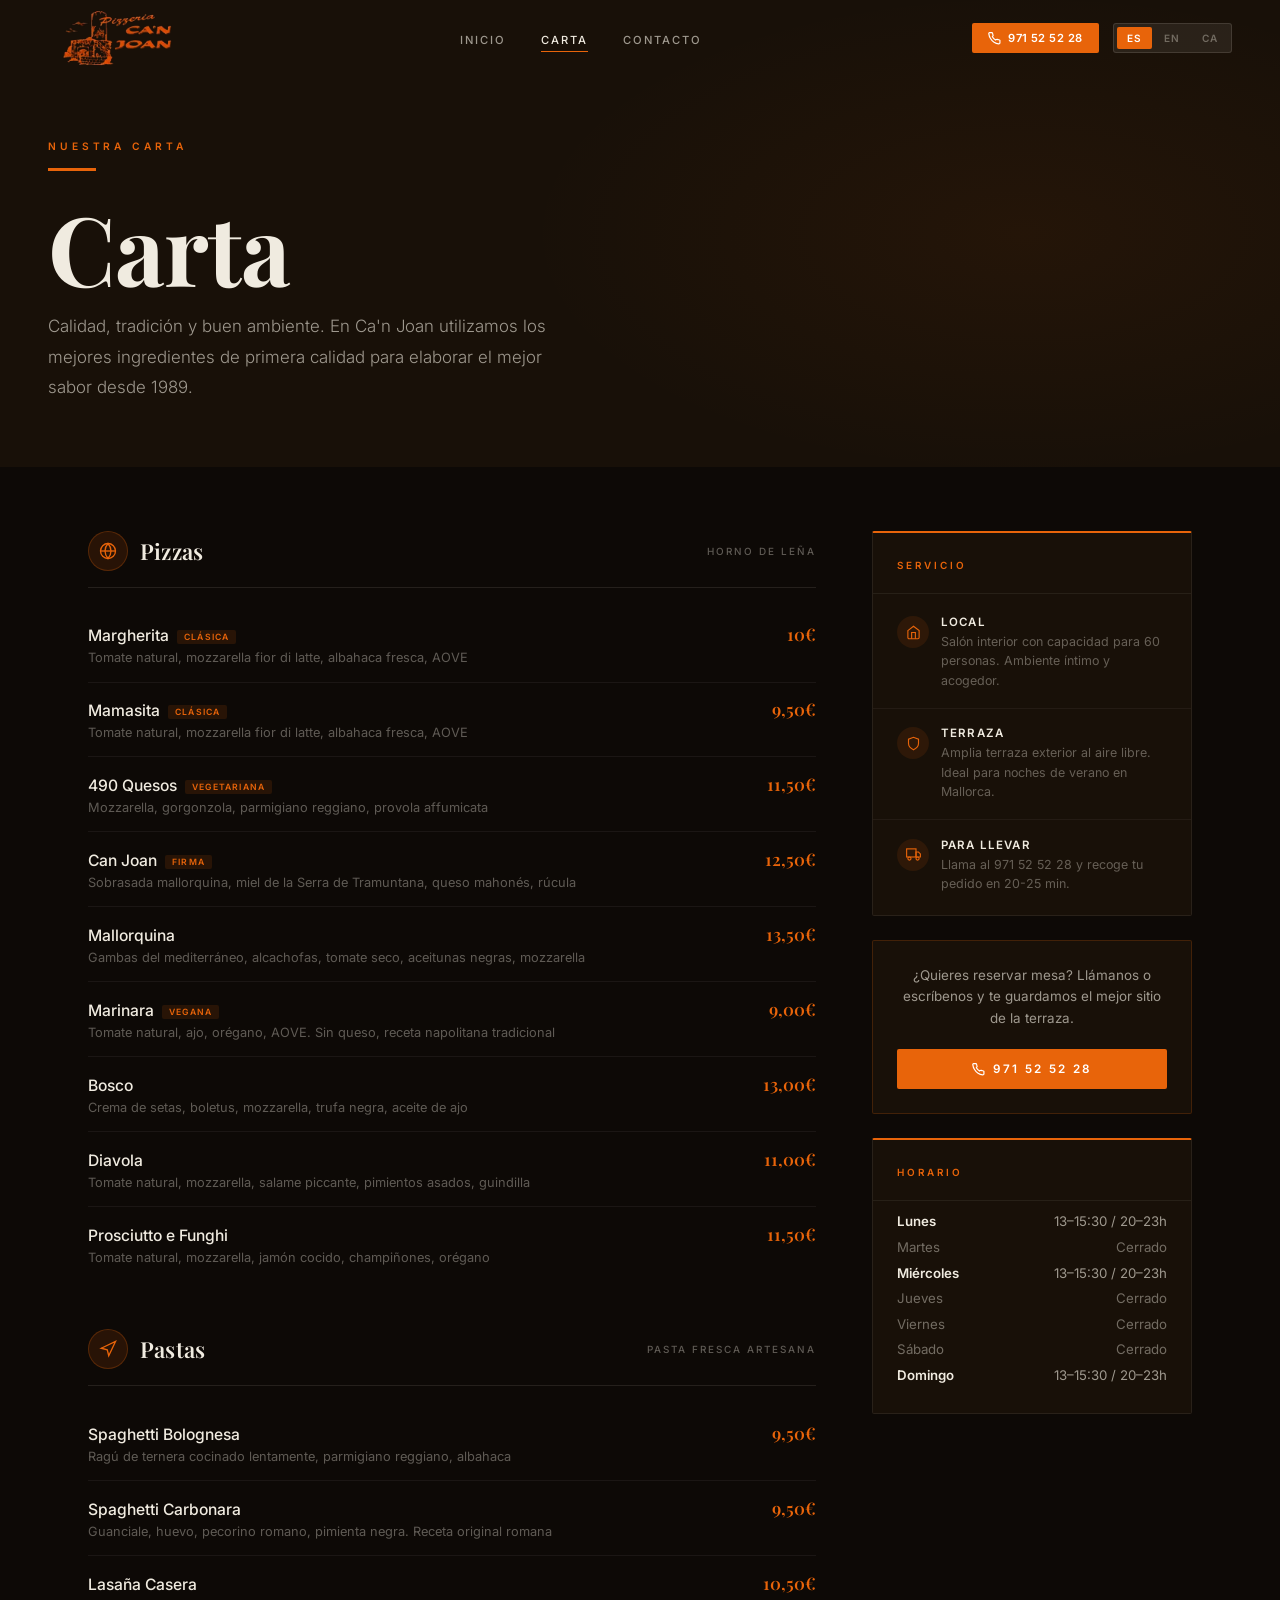
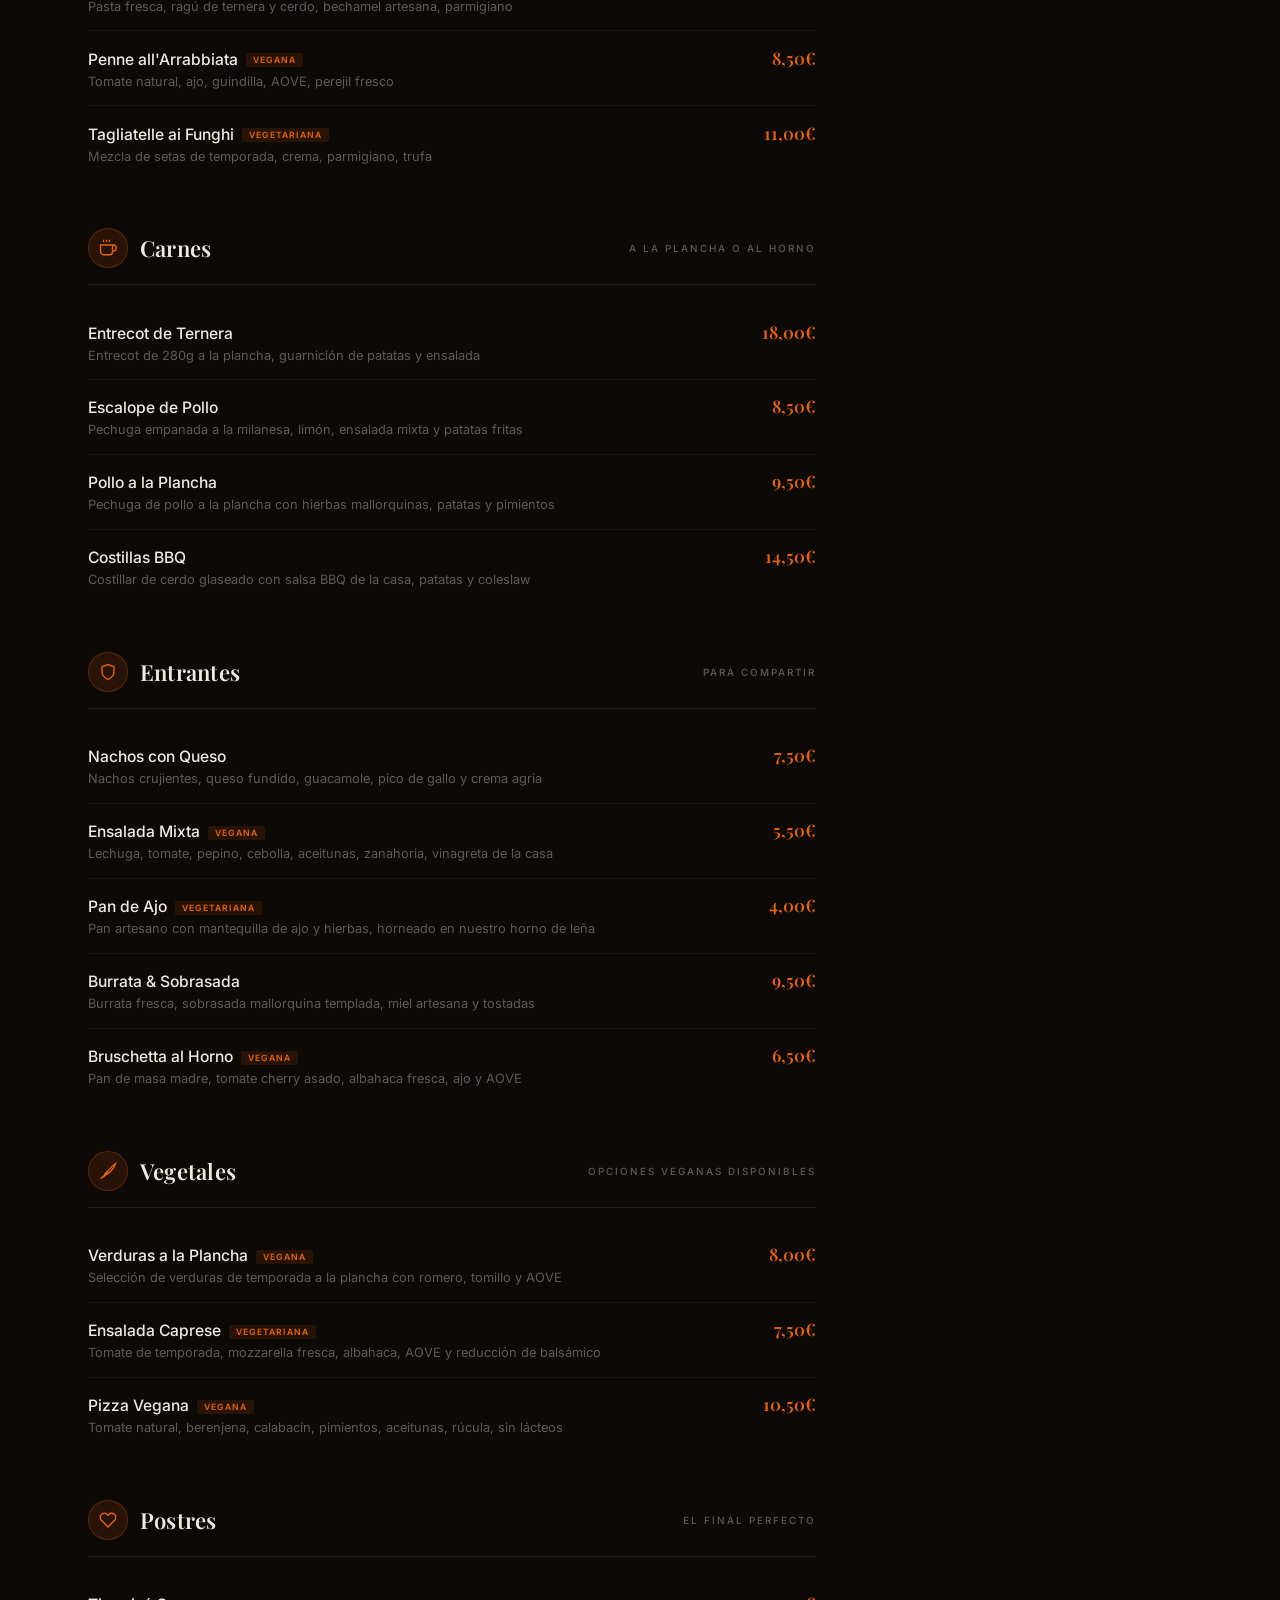
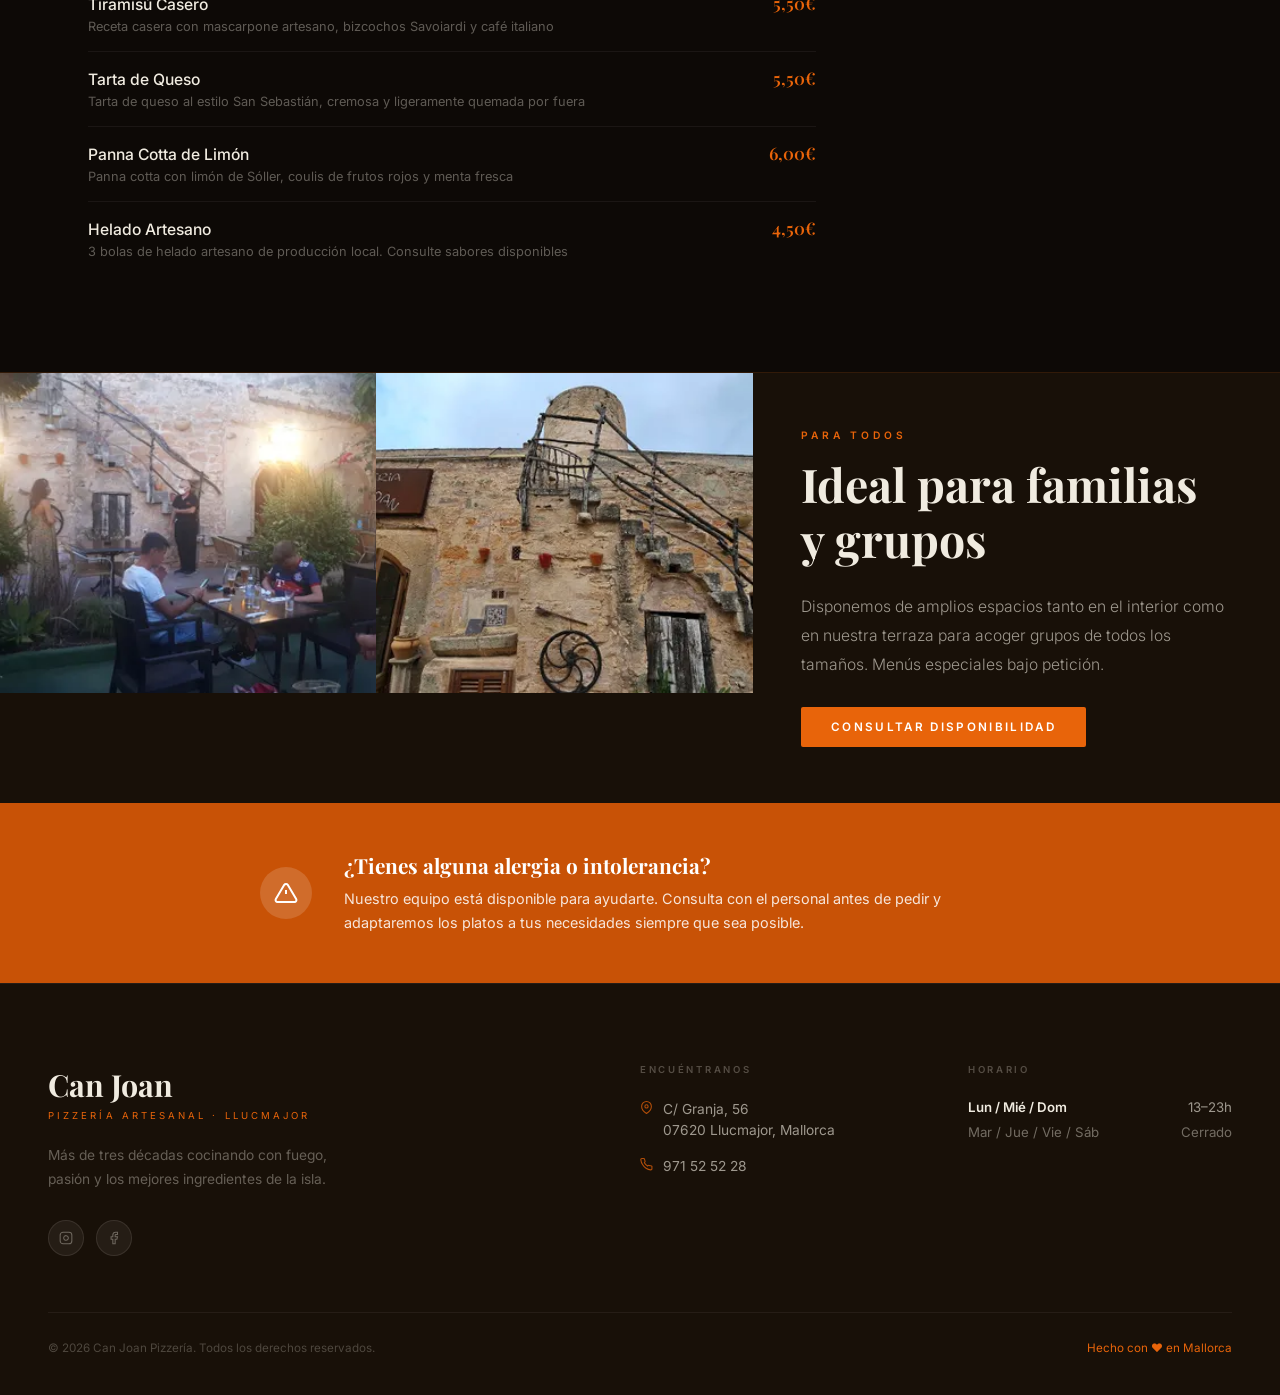
<file: carta.html>
<!DOCTYPE html>
<html lang="es">
<head>
  <meta charset="UTF-8">
  <meta name="viewport" content="width=device-width, initial-scale=1.0">
  <title>Carta — Can Joan Pizzería Artesanal · Llucmajor</title>
  <meta name="description" content="Nuestra carta de pizzas artesanales, pastas, carnes, entrantes y postres. Calidad, tradición y buen ambiente en Llucmajor, Mallorca.">
  <meta name="theme-color" content="#0D0906">
  <link rel="preconnect" href="https://fonts.googleapis.com">
  <link rel="preconnect" href="https://fonts.gstatic.com" crossorigin>
  <link href="https://fonts.googleapis.com/css2?family=Playfair+Display:ital,wght@0,400;0,600;0,700;1,400;1,600&family=Inter:wght@300;400;500;600&display=swap" rel="stylesheet">
  <link rel="stylesheet" href="style.css">
  <script src="data/menu.js"></script>
  <style>
    /* ══ MENU LAYOUT ══ */
    #menu { padding: 4rem 0 6rem; }
    .menu-wrap {
      max-width: var(--mw); margin: 0 auto;
      padding: 0 clamp(1.5rem,4vw,3rem);
      display: grid; grid-template-columns: 1fr;
      gap: 3.5rem;
    }
    @media (min-width: 1024px) {
      .menu-wrap { grid-template-columns: 1fr 320px; align-items: start; }
    }

    /* ══ MENU CATEGORIES ══ */
    .menu-main { display: flex; flex-direction: column; gap: 3rem; }

    .cat-section {}
    .cat-head {
      display: flex; align-items: center; gap: 12px;
      margin-bottom: 1.25rem; padding-bottom: 1rem;
      border-bottom: 1px solid rgba(240,235,224,.1);
    }
    .cat-icon {
      width: 40px; height: 40px; border-radius: 50%;
      background: rgba(232,100,10,.12); border: 1px solid rgba(232,100,10,.25);
      display: flex; align-items: center; justify-content: center;
      color: var(--or); flex-shrink: 0;
    }
    .cat-title {
      font-family: var(--ff-h); font-size: 1.38rem; font-weight: 600;
      color: var(--cr); letter-spacing: .01em;
    }
    .cat-sub {
      font-size: .62rem; font-weight: 500; letter-spacing: .2em;
      text-transform: uppercase; color: var(--cr3); margin-left: auto;
    }

    /* Menu items list */
    .menu-list { display: flex; flex-direction: column; gap: 0; }
    .mi {
      display: flex; align-items: baseline; gap: 1rem;
      padding: .9rem 0;
      border-bottom: 1px solid rgba(240,235,224,.06);
      transition: background .2s;
    }
    .mi:last-child { border-bottom: none; }
    .mi-body { flex: 1; min-width: 0; }
    .mi-name {
      font-size: .98rem; font-weight: 500; color: var(--cr);
      margin-bottom: 3px;
    }
    .mi-desc { font-size: .8rem; color: var(--cr3); line-height: 1.5; }
    .mi-tag {
      display: inline-block; font-size: .54rem; font-weight: 600;
      letter-spacing: .14em; text-transform: uppercase;
      background: rgba(232,100,10,.12); color: var(--or);
      padding: 2px 7px; border-radius: 2px; margin-left: 8px;
      vertical-align: middle;
    }
    .mi-price {
      font-family: var(--ff-h); font-size: 1.08rem; font-weight: 600;
      color: var(--or); white-space: nowrap; flex-shrink: 0;
    }

    /* 2-col within category on wider screens */
    @media (min-width: 640px) and (max-width: 1023px) {
      .menu-list.two-col {
        display: grid; grid-template-columns: 1fr 1fr; gap: 0 2.5rem;
      }
      .menu-list.two-col .mi { border-bottom: 1px solid rgba(240,235,224,.06); }
    }

    /* ══ SIDEBAR ══ */
    .menu-sidebar { display: flex; flex-direction: column; gap: 1.5rem; }
    @media (min-width: 1024px) {
      .menu-sidebar { position: sticky; top: calc(var(--nav-h) + 1.5rem); }
    }

    .sidebar-box {
      background: var(--bg2);
      border: 1px solid rgba(240,235,224,.08);
      border-top: 2px solid var(--or);
      border-radius: 2px; overflow: hidden;
    }
    .sb-head {
      padding: 1.25rem 1.5rem;
      border-bottom: 1px solid rgba(240,235,224,.07);
    }
    .sb-title {
      font-size: .62rem; font-weight: 600; letter-spacing: .3em;
      text-transform: uppercase; color: var(--or);
    }
    .sb-body { padding: .25rem 0; }
    .sb-item {
      display: flex; align-items: flex-start; gap: 12px;
      padding: 1.1rem 1.5rem;
      border-bottom: 1px solid rgba(240,235,224,.05);
      transition: background .2s;
    }
    .sb-item:last-child { border-bottom: none; }
    .sb-item:hover { background: rgba(232,100,10,.04); }
    .sb-icon {
      width: 32px; height: 32px; border-radius: 50%;
      background: rgba(232,100,10,.1);
      display: flex; align-items: center; justify-content: center;
      color: var(--or); flex-shrink: 0; margin-top: 1px;
    }
    .sb-item-title {
      display: block; font-size: .72rem; font-weight: 600;
      letter-spacing: .1em; text-transform: uppercase; color: var(--cr);
      margin-bottom: 3px;
    }
    .sb-item-desc { font-size: .78rem; color: var(--cr3); line-height: 1.55; }

    /* CTA in sidebar */
    .sb-cta {
      background: var(--bg2); border: 1px solid rgba(232,100,10,.2);
      border-radius: 2px; padding: 1.5rem;
      text-align: center;
    }
    .sb-cta p {
      font-size: .84rem; color: var(--cr2); line-height: 1.6; margin-bottom: 1.25rem;
    }
    .sb-cta strong { color: var(--or); }
    .sb-cta .btn-primary { width: 100%; justify-content: center; }

    /* ══ FAMILIES SECTION ══ */
    #families {
      background: var(--bg2); overflow: hidden;
      border-top: 1px solid rgba(232,100,10,.12);
    }
    .fam-grid {
      display: grid; grid-template-columns: 1fr;
    }
    @media (min-width: 768px) { .fam-grid { grid-template-columns: 1fr 1fr 1fr; } }
    .fam-img { position: relative; height: 280px; overflow: hidden; }
    @media (min-width: 768px) { .fam-img { height: 320px; } }
    .fam-img img { width: 100%; height: 100%; object-fit: cover; transition: transform .65s var(--ease); }
    .fam-img:hover img { transform: scale(1.05); }

    .fam-text {
      padding: 3.5rem clamp(1.5rem,4vw,3rem);
      display: flex; flex-direction: column; justify-content: center;
    }
    @media (min-width: 768px) {
      .fam-grid { grid-template-columns: 1fr 1fr 2fr; }
      .fam-text { grid-column: 3; }
    }
    @media (min-width: 1024px) {
      .fam-grid { grid-template-columns: 1fr 1fr 1.4fr; }
    }

    /* ══ ALLERGY BANNER ══ */
    #allergy {
      background: var(--or2);
      padding: 3rem clamp(1.5rem,4vw,3rem);
    }
    .allergy-in {
      max-width: 760px; margin: 0 auto;
      display: flex; flex-direction: column; align-items: center;
      text-align: center; gap: 1.25rem;
    }
    @media (min-width: 640px) {
      .allergy-in { flex-direction: row; text-align: left; gap: 2rem; }
    }
    .allergy-icon {
      width: 52px; height: 52px; flex-shrink: 0;
      background: rgba(255,255,255,.15); border-radius: 50%;
      display: flex; align-items: center; justify-content: center;
      color: var(--wh);
    }
    .allergy-body { flex: 1; }
    .allergy-body h3 {
      font-family: var(--ff-h); font-size: 1.3rem; font-weight: 700;
      color: var(--wh); margin-bottom: .5rem;
    }
    .allergy-body p { font-size: .9rem; color: rgba(255,255,255,.85); line-height: 1.65; }
    .btn-white {
      display: inline-flex; align-items: center; gap: 8px;
      background: var(--wh); color: var(--or2);
      padding: 12px 28px; font-size: .72rem; font-weight: 600;
      letter-spacing: .18em; text-transform: uppercase; border-radius: 2px;
      white-space: nowrap;
      transition: background .2s, transform .15s;
      flex-shrink: 0;
    }
    .btn-white:hover { background: var(--cr); transform: translateY(-2px); }

    /* ══ MENU LOADING STATE ══ */
    .menu-loading {
      padding: 3rem 0; color: var(--cr3);
      font-size: .9rem; text-align: center;
    }
  </style>
</head>
<body>

<!-- ═══════════ NAV ═══════════ -->
<nav id="nav" class="solid" role="navigation" aria-label="Navegación principal">
  <a href="index.html" class="logo" aria-label="Can Joan — Inicio">
    <img src="Imagenes_CanJoan/LogoCanJoan-removebg.png" alt="Pizzeria Can Joan" class="logo-img">
  </a>

  <ul class="nav-links" role="list">
    <li><a href="index.html" data-es="Inicio" data-en="Home" data-ca="Inici">Inicio</a></li>
    <li><a href="carta.html" class="act" data-es="Carta" data-en="Menu" data-ca="Carta">Carta</a></li>
    <li><a href="contacto.html" data-es="Contacto" data-en="Contact" data-ca="Contacte">Contacto</a></li>
  </ul>

  <div class="nav-r">
    <a href="tel:971525228" class="nav-phone" aria-label="Llámanos">
      <svg width="13" height="13" viewBox="0 0 24 24" fill="none" stroke="currentColor" stroke-width="2.2"><path d="M22 16.92v3a2 2 0 0 1-2.18 2 19.79 19.79 0 0 1-8.63-3.07A19.5 19.5 0 0 1 4.69 12 19.79 19.79 0 0 1 1.56 3.41 2 2 0 0 1 3.53 1h3a2 2 0 0 1 2 1.72c.127.96.361 1.903.7 2.81a2 2 0 0 1-.45 2.11L8.09 8.91a16 16 0 0 0 6 6l.81-.81a2 2 0 0 1 2.11-.45 12.84 12.84 0 0 0 2.81.7A2 2 0 0 1 22 16.92z"/></svg>
      971 52 52 28
    </a>
    <div class="lt" role="group" aria-label="Idioma">
      <button id="btn-es" class="a" onclick="setLang('es')" aria-pressed="true">ES</button>
      <button id="btn-en" onclick="setLang('en')" aria-pressed="false">EN</button>
      <button id="btn-ca" onclick="setLang('ca')" aria-pressed="false">CA</button>
    </div>
    <button class="hb" id="hbtn" aria-label="Abrir menú" aria-expanded="false" aria-controls="mob">
      <span></span><span></span><span></span>
    </button>
  </div>
</nav>

<div class="mob" id="mob" role="dialog" aria-modal="true">
  <a href="index.html" data-es="Inicio" data-en="Home" data-ca="Inici">Inicio</a>
  <a href="carta.html" data-es="Carta" data-en="Menu" data-ca="Carta">Carta</a>
  <a href="contacto.html" data-es="Contacto" data-en="Contact" data-ca="Contacte">Contacto</a>
  <div class="mob-lt">
    <button id="mob-btn-es" class="a" onclick="setLang('es')">ES</button>
    <button id="mob-btn-en" onclick="setLang('en')">EN</button>
    <button id="mob-btn-ca" onclick="setLang('ca')">CA</button>
  </div>
</div>

<!-- ═══════════ PAGE HEADER ═══════════ -->
<header class="page-hd">
  <div class="page-hd-in">
    <span class="lbl fi"
          data-es="Nuestra Carta"
          data-en="Our Menu"
          data-ca="La nostra Carta">Nuestra Carta</span>
    <div class="page-hd-line"></div>
    <h1 class="fi d1"
        data-es="Carta"
        data-en="Menu"
        data-ca="Carta">Carta</h1>
    <p class="fi d2"
       data-es="Calidad, tradición y buen ambiente. En Ca'n Joan utilizamos los mejores ingredientes de primera calidad para elaborar el mejor sabor desde 1989."
       data-en="Quality, tradition and great atmosphere. At Ca'n Joan we use the finest quality ingredients to craft the best flavour since 1989."
       data-ca="Qualitat, tradició i bon ambient. A Ca'n Joan feim servir els millors ingredients de primera qualitat per elaborar el millor sabor des de 1989.">
      Calidad, tradición y buen ambiente. En Ca'n Joan utilizamos los mejores ingredientes de primera calidad para elaborar el mejor sabor desde 1989.
    </p>
  </div>
</header>

<!-- ═══════════ MENU ═══════════ -->
<main id="menu">
  <div class="menu-wrap">

    <!-- LEFT: Categories (rendered dynamically from data/menu.json) -->
    <div id="menu-main" class="menu-main">
      <p class="menu-loading"
         data-es="Cargando carta…"
         data-en="Loading menu…"
         data-ca="Carregant la carta…">Cargando carta…</p>
    </div>

    <!-- RIGHT: Sidebar -->
    <aside class="menu-sidebar" aria-label="Información del servicio">

      <div class="sidebar-box fi">
        <div class="sb-head">
          <span class="sb-title"
                data-es="Servicio"
                data-en="Service"
                data-ca="Servei">Servicio</span>
        </div>
        <div class="sb-body">
          <div class="sb-item">
            <div class="sb-icon">
              <svg width="15" height="15" viewBox="0 0 24 24" fill="none" stroke="currentColor" stroke-width="1.8"><path d="M3 9l9-7 9 7v11a2 2 0 0 1-2 2H5a2 2 0 0 1-2-2z"/><polyline points="9 22 9 12 15 12 15 22"/></svg>
            </div>
            <div>
              <span class="sb-item-title"
                    data-es="Local"
                    data-en="Indoor"
                    data-ca="Local">Local</span>
              <p class="sb-item-desc"
                 data-es="Salón interior con capacidad para 60 personas. Ambiente íntimo y acogedor."
                 data-en="Indoor dining room with capacity for 60 people. Intimate and welcoming atmosphere."
                 data-ca="Saló interior amb capacitat per a 60 persones. Ambient íntim i acollidor.">
                Salón interior con capacidad para 60 personas. Ambiente íntimo y acogedor.
              </p>
            </div>
          </div>
          <div class="sb-item">
            <div class="sb-icon">
              <svg width="15" height="15" viewBox="0 0 24 24" fill="none" stroke="currentColor" stroke-width="1.8"><path d="M12 22s8-4 8-10V5l-8-3-8 3v7c0 6 8 10 8 10z"/></svg>
            </div>
            <div>
              <span class="sb-item-title"
                    data-es="Terraza"
                    data-en="Terrace"
                    data-ca="Terrassa">Terraza</span>
              <p class="sb-item-desc"
                 data-es="Amplia terraza exterior al aire libre. Ideal para noches de verano en Mallorca."
                 data-en="Large outdoor terrace. Perfect for summer evenings in Mallorca."
                 data-ca="Àmplia terrassa exterior a l'aire lliure. Ideal per a les nits d'estiu a Mallorca.">
                Amplia terraza exterior al aire libre. Ideal para noches de verano en Mallorca.
              </p>
            </div>
          </div>
          <div class="sb-item">
            <div class="sb-icon">
              <svg width="15" height="15" viewBox="0 0 24 24" fill="none" stroke="currentColor" stroke-width="1.8"><rect x="1" y="3" width="15" height="13"/><polygon points="16 8 20 8 23 11 23 16 16 16 16 8"/><circle cx="5.5" cy="18.5" r="2.5"/><circle cx="18.5" cy="18.5" r="2.5"/></svg>
            </div>
            <div>
              <span class="sb-item-title"
                    data-es="Para Llevar"
                    data-en="Takeaway"
                    data-ca="Per endur">Para Llevar</span>
              <p class="sb-item-desc"
                 data-es="Llama al 971 52 52 28 y recoge tu pedido en 20-25 min."
                 data-en="Call 971 52 52 28 and collect your order in 20-25 min."
                 data-ca="Truca al 971 52 52 28 i recull la teva comanda en 20-25 min.">
                Llama al 971 52 52 28 y recoge tu pedido en 20-25 min.
              </p>
            </div>
          </div>
        </div>
      </div>

      <div class="sb-cta fi d1">
        <p data-es="¿Quieres reservar mesa? Llámanos o escríbenos y te guardamos el mejor sitio de la terraza."
           data-en="Want to book a table? Call us or write to us and we'll save you the best spot on the terrace."
           data-ca="Voleu reservar taula? Cridau-nos o escriviu-nos i us guardarem el millor lloc de la terrassa.">
          ¿Quieres reservar mesa? Llámanos o escríbenos y te guardamos el mejor sitio de la terraza.
        </p>
        <a href="tel:971525228" class="btn-primary">
          <svg width="13" height="13" viewBox="0 0 24 24" fill="none" stroke="currentColor" stroke-width="2.2"><path d="M22 16.92v3a2 2 0 0 1-2.18 2 19.79 19.79 0 0 1-8.63-3.07A19.5 19.5 0 0 1 4.69 12 19.79 19.79 0 0 1 1.56 3.41 2 2 0 0 1 3.53 1h3a2 2 0 0 1 2 1.72c.127.96.361 1.903.7 2.81a2 2 0 0 1-.45 2.11L8.09 8.91a16 16 0 0 0 6 6l.81-.81a2 2 0 0 1 2.11-.45 12.84 12.84 0 0 0 2.81.7A2 2 0 0 1 22 16.92z"/></svg>
          <span data-es="971 52 52 28" data-en="971 52 52 28" data-ca="971 52 52 28">971 52 52 28</span>
        </a>
      </div>

      <div class="sidebar-box fi d2">
        <div class="sb-head">
          <span class="sb-title"
                data-es="Horario"
                data-en="Hours"
                data-ca="Horari">Horario</span>
        </div>
        <div class="sb-body" style="padding: .75rem 1.5rem 1.25rem;">
          <div class="fhr hl">
            <span class="day" data-es="Lunes" data-en="Monday" data-ca="Dilluns">Lunes</span>
            <span>13–15:30 / 20–23h</span>
          </div>
          <div class="fhr">
            <span class="day" data-es="Martes" data-en="Tuesday" data-ca="Dimarts">Martes</span>
            <span data-es="Cerrado" data-en="Closed" data-ca="Tancat">Cerrado</span>
          </div>
          <div class="fhr hl">
            <span class="day" data-es="Miércoles" data-en="Wednesday" data-ca="Dimecres">Miércoles</span>
            <span>13–15:30 / 20–23h</span>
          </div>
          <div class="fhr">
            <span class="day" data-es="Jueves" data-en="Thursday" data-ca="Dijous">Jueves</span>
            <span data-es="Cerrado" data-en="Closed" data-ca="Tancat">Cerrado</span>
          </div>
          <div class="fhr">
            <span class="day" data-es="Viernes" data-en="Friday" data-ca="Divendres">Viernes</span>
            <span data-es="Cerrado" data-en="Closed" data-ca="Tancat">Cerrado</span>
          </div>
          <div class="fhr">
            <span class="day" data-es="Sábado" data-en="Saturday" data-ca="Dissabte">Sábado</span>
            <span data-es="Cerrado" data-en="Closed" data-ca="Tancat">Cerrado</span>
          </div>
          <div class="fhr hl">
            <span class="day" data-es="Domingo" data-en="Sunday" data-ca="Diumenge">Domingo</span>
            <span>13–15:30 / 20–23h</span>
          </div>
        </div>
      </div>

    </aside>

  </div><!-- /menu-wrap -->
</main>

<!-- ═══════════ FAMILIES ═══════════ -->
<section id="families" aria-label="Ideal para familias y grupos">
  <div class="fam-grid">
    <div class="fam-img fi">
      <img src="Imagenes_CanJoan/pizzeria-can-joan.webp" alt="Ambiente familiar en Can Joan Llucmajor" loading="lazy">
    </div>
    <div class="fam-img fi d1">
      <img src="Imagenes_CanJoan/google_place_ChIJ_api56q7lxIRGHcfplzggdo_photo_3.webp" alt="Terraza exterior de Can Joan" loading="lazy">
    </div>
    <div class="fam-text fi d2">
      <span class="lbl"
            data-es="Para todos"
            data-en="For everyone"
            data-ca="Per a tothom">Para todos</span>
      <h2 class="sec-h2"
          data-es="Ideal para familias<br>y grupos"
          data-en="Perfect for families<br>and groups"
          data-ca="Ideal per a famílies<br>i grups">
        Ideal para familias<br>y grupos
      </h2>
      <p class="body-txt"
         data-es="Disponemos de amplios espacios tanto en el interior como en nuestra terraza para acoger grupos de todos los tamaños. Menús especiales bajo petición."
         data-en="We have spacious areas both indoors and on our terrace to accommodate groups of all sizes. Special group menus available on request."
         data-ca="Disposam d'amplis espais tant a l'interior com a la nostra terrassa per acollir grups de totes les mides. Menús especials a petició.">
        Disponemos de amplios espacios tanto en el interior como en nuestra terraza para acoger grupos de todos los tamaños. Menús especiales bajo petición.
      </p>
      <a href="contacto.html" class="btn-primary" style="margin-top:.5rem; align-self: flex-start;"
         data-es="Consultar disponibilidad"
         data-en="Check availability"
         data-ca="Consultar disponibilitat">
        Consultar disponibilidad
      </a>
    </div>
  </div>
</section>

<!-- ═══════════ ALLERGY ═══════════ -->
<section id="allergy" aria-label="Información sobre alergias">
  <div class="allergy-in">
    <div class="allergy-icon">
      <svg width="24" height="24" viewBox="0 0 24 24" fill="none" stroke="currentColor" stroke-width="2"><path d="M10.29 3.86L1.82 18a2 2 0 0 0 1.71 3h16.94a2 2 0 0 0 1.71-3L13.71 3.86a2 2 0 0 0-3.42 0z"/><line x1="12" y1="9" x2="12" y2="13"/><line x1="12" y1="17" x2="12.01" y2="17"/></svg>
    </div>
    <div class="allergy-body">
      <h3 data-es="¿Tienes alguna alergia o intolerancia?"
          data-en="Do you have any allergies or intolerances?"
          data-ca="Tens alguna al·lèrgia o intolerància?">¿Tienes alguna alergia o intolerancia?</h3>
      <p data-es="Nuestro equipo está disponible para ayudarte. Consulta con el personal antes de pedir y adaptaremos los platos a tus necesidades siempre que sea posible."
         data-en="Our team is available to help you. Consult with staff before ordering and we'll adapt dishes to your needs whenever possible."
         data-ca="El nostre equip està disponible per ajudar-te. Consulta el personal abans de demanar i adaptarem els plats a les teves necessitats sempre que sigui possible.">
        Nuestro equipo está disponible para ayudarte. Consulta con el personal antes de pedir y adaptaremos los platos a tus necesidades siempre que sea posible.
      </p>
    </div>
  </div>
</section>

<!-- ═══════════ FOOTER ═══════════ -->
<footer id="foot" role="contentinfo">
  <div class="foot-g">
    <div class="fi">
      <span class="foot-logo">Can Joan</span>
      <span class="foot-sub"
            data-es="Pizzería Artesanal · Llucmajor"
            data-en="Artisan Pizzeria · Llucmajor"
            data-ca="Pizzeria Artesanal · Llucmajor">Pizzería Artesanal · Llucmajor</span>
      <p class="foot-p"
         data-es="Más de tres décadas cocinando con fuego, pasión y los mejores ingredientes de la isla."
         data-en="Over three decades cooking with fire, passion, and the finest ingredients on the island."
         data-ca="Més de tres dècades cuinant amb foc, passió i els millors ingredients de l'illa.">
        Más de tres décadas cocinando con fuego, pasión y los mejores ingredientes de la isla.
      </p>
      <div class="soc">
        <a href="#" class="soc-a" aria-label="Instagram"><svg width="14" height="14" viewBox="0 0 24 24" fill="none" stroke="currentColor" stroke-width="1.8"><rect x="2" y="2" width="20" height="20" rx="5"/><path d="M16 11.37A4 4 0 1 1 12.63 8 4 4 0 0 1 16 11.37z"/><line x1="17.5" y1="6.5" x2="17.51" y2="6.5"/></svg></a>
        <a href="#" class="soc-a" aria-label="Facebook"><svg width="14" height="14" viewBox="0 0 24 24" fill="none" stroke="currentColor" stroke-width="1.8"><path d="M18 2h-3a5 5 0 0 0-5 5v3H7v4h3v8h4v-8h3l1-4h-4V7a1 1 0 0 1 1-1h3z"/></svg></a>
      </div>
    </div>
    <div class="fi d1">
      <span class="fcol-t"
            data-es="Encuéntranos"
            data-en="Find Us"
            data-ca="Trobeu-nos">Encuéntranos</span>
      <div class="finfo"><svg width="13" height="13" viewBox="0 0 24 24" fill="none" stroke="currentColor" stroke-width="2"><path d="M21 10c0 7-9 13-9 13s-9-6-9-13a9 9 0 0 1 18 0z"/><circle cx="12" cy="10" r="3"/></svg><span>C/ Granja, 56<br>07620 Llucmajor, Mallorca</span></div>
      <div class="finfo"><svg width="13" height="13" viewBox="0 0 24 24" fill="none" stroke="currentColor" stroke-width="2"><path d="M22 16.92v3a2 2 0 0 1-2.18 2 19.79 19.79 0 0 1-8.63-3.07A19.5 19.5 0 0 1 4.69 12 19.79 19.79 0 0 1 1.56 3.41 2 2 0 0 1 3.53 1h3a2 2 0 0 1 2 1.72c.127.96.361 1.903.7 2.81a2 2 0 0 1-.45 2.11L8.09 8.91a16 16 0 0 0 6 6l.81-.81a2 2 0 0 1 2.11-.45 12.84 12.84 0 0 0 2.81.7A2 2 0 0 1 22 16.92z"/></svg><a href="tel:971525228">971 52 52 28</a></div>
    </div>
    <div class="fi d2">
      <span class="fcol-t"
            data-es="Horario"
            data-en="Hours"
            data-ca="Horari">Horario</span>
      <div class="fhr hl">
        <span class="day" data-es="Lun / Mié / Dom" data-en="Mon / Wed / Sun" data-ca="Dll / Dim / Diu">Lun / Mié / Dom</span>
        <span>13–23h</span>
      </div>
      <div class="fhr">
        <span class="day" data-es="Mar / Jue / Vie / Sáb" data-en="Tue / Thu / Fri / Sat" data-ca="Dmt / Dij / Div / Dis">Mar / Jue / Vie / Sáb</span>
        <span data-es="Cerrado" data-en="Closed" data-ca="Tancat">Cerrado</span>
      </div>
    </div>
  </div>
  <div class="fbot">
    <p class="fcopy">&copy; 2026 Can Joan Pizzería. <span data-es="Todos los derechos reservados." data-en="All rights reserved." data-ca="Tots els drets reservats.">Todos los derechos reservados.</span></p>
    <p class="fmade">
      <span data-es="Hecho con " data-en="Made with " data-ca="Fet amb ">Hecho con </span>
      <span>♥</span>
      <span data-es=" en Mallorca" data-en=" in Mallorca" data-ca=" a Mallorca"> en Mallorca</span>
    </p>
  </div>
</footer>

<script>
  let lang = localStorage.getItem('cj-lang') || 'es';
  let menuData = null;

  /* ── SVG icons keyed by name ── */
  const ICONS = {
    pizza:  '<svg width="18" height="18" viewBox="0 0 24 24" fill="none" stroke="currentColor" stroke-width="1.8"><circle cx="12" cy="12" r="10"/><path d="M12 2a15.3 15.3 0 0 1 4 10 15.3 15.3 0 0 1-4 10 15.3 15.3 0 0 1-4-10 15.3 15.3 0 0 1 4-10z"/><path d="M2 12h20"/></svg>',
    pasta:  '<svg width="18" height="18" viewBox="0 0 24 24" fill="none" stroke="currentColor" stroke-width="1.8"><path d="M3 11l19-9-9 19-2-8-8-2z"/></svg>',
    meat:   '<svg width="18" height="18" viewBox="0 0 24 24" fill="none" stroke="currentColor" stroke-width="1.8"><path d="M18 8h1a4 4 0 0 1 0 8h-1"/><path d="M2 8h16v9a4 4 0 0 1-4 4H6a4 4 0 0 1-4-4V8z"/><line x1="6" y1="1" x2="6" y2="4"/><line x1="10" y1="1" x2="10" y2="4"/><line x1="14" y1="1" x2="14" y2="4"/></svg>',
    shield: '<svg width="18" height="18" viewBox="0 0 24 24" fill="none" stroke="currentColor" stroke-width="1.8"><path d="M12 22s8-4 8-10V5l-8-3-8 3v7c0 6 8 10 8 10z"/></svg>',
    leaf:   '<svg width="18" height="18" viewBox="0 0 24 24" fill="none" stroke="currentColor" stroke-width="1.8"><path d="M2 22 C2 22 8 18 12 12 16 6 22 2 22 2 22 2 20 8 16 12 12 16 8 18 2 22Z"/><path d="M12 12 L7 17"/></svg>',
    heart:  '<svg width="18" height="18" viewBox="0 0 24 24" fill="none" stroke="currentColor" stroke-width="1.8"><path d="M20.84 4.61a5.5 5.5 0 0 0-7.78 0L12 5.67l-1.06-1.06a5.5 5.5 0 0 0-7.78 7.78l1.06 1.06L12 21.23l7.78-7.78 1.06-1.06a5.5 5.5 0 0 0 0-7.78z"/></svg>'
  };

  function escAttr(s) {
    return String(s).replace(/&/g,'&amp;').replace(/"/g,'&quot;');
  }
  function escText(s) {
    return String(s).replace(/&/g,'&amp;').replace(/</g,'&lt;').replace(/>/g,'&gt;');
  }

  function buildMenuHTML(data, l) {
    return data.categories.map(function(cat) {
      var items = cat.items.map(function(item) {
        var tag = item.tag
          ? '<span class="mi-tag"'
            + ' data-es="' + escAttr(item.tag.es) + '"'
            + ' data-en="' + escAttr(item.tag.en) + '"'
            + ' data-ca="' + escAttr(item.tag.ca) + '">'
            + escText(item.tag[l] || item.tag.es)
            + '</span>'
          : '';
        var name = typeof item.name === 'object'
          ? (item.name[l] || item.name.es)
          : item.name;
        return '<div class="mi">'
          + '<div class="mi-body">'
          + '<div class="mi-name">' + escText(name) + tag + '</div>'
          + '<div class="mi-desc"'
          + ' data-es="' + escAttr(item.desc.es) + '"'
          + ' data-en="' + escAttr(item.desc.en) + '"'
          + ' data-ca="' + escAttr(item.desc.ca) + '">'
          + escText(item.desc[l] || item.desc.es)
          + '</div>'
          + '</div>'
          + '<span class="mi-price">' + escText(item.price) + '</span>'
          + '</div>';
      }).join('');

      var catLabel = cat.label[l] || cat.label.es;
      var catSub   = cat.sub[l]   || cat.sub.es;
      return '<section class="cat-section fi" aria-label="' + escAttr(catLabel) + '">'
        + '<div class="cat-head">'
        + '<div class="cat-icon">' + (ICONS[cat.icon] || '') + '</div>'
        + '<span class="cat-title"'
        + ' data-es="' + escAttr(cat.label.es) + '"'
        + ' data-en="' + escAttr(cat.label.en) + '"'
        + ' data-ca="' + escAttr(cat.label.ca) + '">'
        + escText(catLabel)
        + '</span>'
        + '<span class="cat-sub"'
        + ' data-es="' + escAttr(cat.sub.es) + '"'
        + ' data-en="' + escAttr(cat.sub.en) + '"'
        + ' data-ca="' + escAttr(cat.sub.ca) + '">'
        + escText(catSub)
        + '</span>'
        + '</div>'
        + '<div class="menu-list">' + items + '</div>'
        + '</section>';
    }).join('');
  }

  function setupFadeIn(root) {
    var rmo = window.matchMedia('(prefers-reduced-motion: reduce)');
    if (rmo.matches) {
      root.querySelectorAll('.fi').forEach(function(el) { el.classList.add('on'); });
      return;
    }
    var obs = new IntersectionObserver(function(entries) {
      entries.forEach(function(e) {
        if (e.isIntersecting) { e.target.classList.add('on'); obs.unobserve(e.target); }
      });
    }, { threshold: 0.07, rootMargin: '0px 0px -28px 0px' });
    root.querySelectorAll('.fi').forEach(function(el) { obs.observe(el); });
  }

  function setLang(l) {
    lang = l;
    localStorage.setItem('cj-lang', l);
    document.documentElement.lang = l;

    ['es','en','ca'].forEach(function(code) {
      ['btn-'+code, 'mob-btn-'+code].forEach(function(id) {
        var el = document.getElementById(id);
        if (!el) return;
        var active = (code === l);
        el.classList.toggle('a', active);
        el.setAttribute('aria-pressed', String(active));
      });
    });

    document.querySelectorAll('[data-es]').forEach(function(el) {
      var attr = el.getAttribute('data-' + l);
      var v = (attr !== null) ? attr : el.getAttribute('data-es');
      if (v !== null && el.tagName !== 'INPUT' && el.tagName !== 'TEXTAREA') el.innerHTML = v;
    });

    var titles = {
      es: 'Carta — Can Joan Pizzería Artesanal · Llucmajor',
      en: 'Menu — Can Joan Artisan Pizzeria · Llucmajor',
      ca: 'Carta — Can Joan Pizzeria Artesanal · Llucmajor'
    };
    document.title = titles[l] || titles.es;
  }

  setLang(lang);

  /* ── Load menu from data/menu.js (loaded via <script> tag in <head>) ── */
  (function() {
    var data = window.MENU_DATA;
    if (!data) return;
    menuData = data;
    var container = document.getElementById('menu-main');
    if (!container) return;
    container.innerHTML = buildMenuHTML(data, lang);
    setupFadeIn(container);
  })();

  /* ── Nav scroll ── */
  var nav = document.getElementById('nav');
  window.addEventListener('scroll', function() {
    nav.classList.toggle('solid', window.scrollY > 50);
  }, { passive: true });

  /* ── Mobile menu ── */
  var hbtn = document.getElementById('hbtn');
  var mob  = document.getElementById('mob');
  hbtn.addEventListener('click', function() {
    var o = mob.classList.toggle('o');
    hbtn.classList.toggle('o', o);
    hbtn.setAttribute('aria-expanded', o);
    document.body.style.overflow = o ? 'hidden' : '';
  });
  mob.querySelectorAll('a').forEach(function(a) {
    a.addEventListener('click', function() {
      mob.classList.remove('o'); hbtn.classList.remove('o');
      hbtn.setAttribute('aria-expanded', 'false'); document.body.style.overflow = '';
    });
  });
  document.addEventListener('keydown', function(e) {
    if (e.key === 'Escape') {
      mob.classList.remove('o'); hbtn.classList.remove('o');
      hbtn.setAttribute('aria-expanded', 'false'); document.body.style.overflow = '';
    }
  });

  setupFadeIn(document.body);
</script>
</body>
</html>
</file>
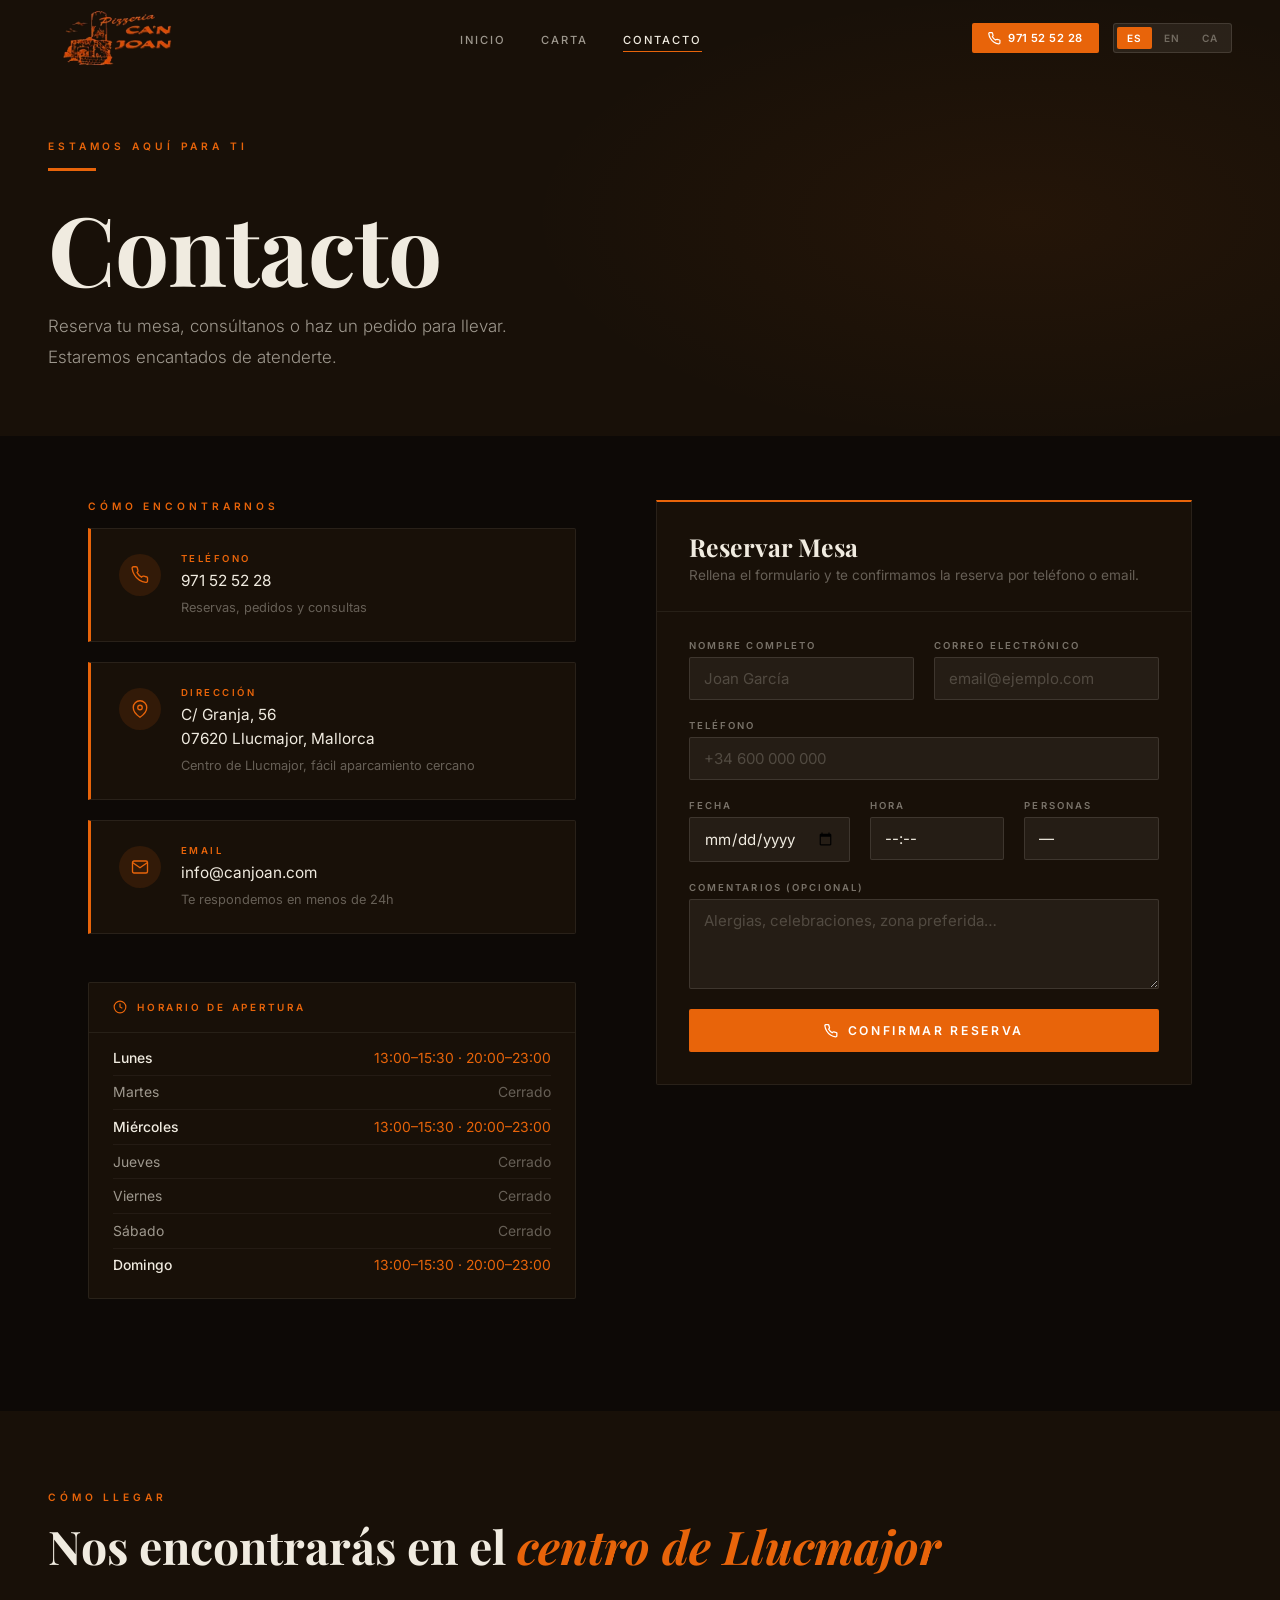
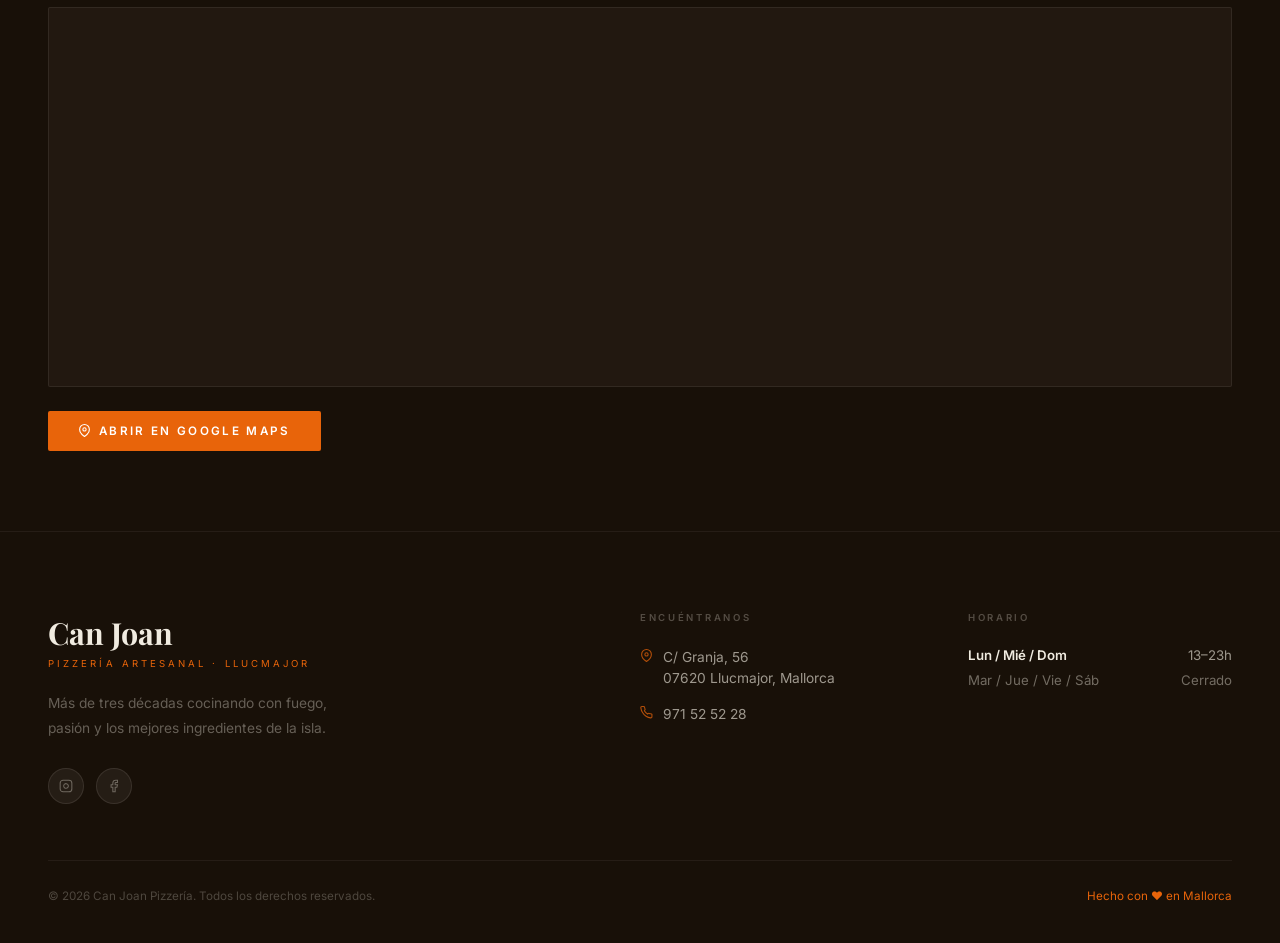
<file: contacto.html>
<!DOCTYPE html>
<html lang="es">
<head>
  <meta charset="UTF-8">
  <meta name="viewport" content="width=device-width, initial-scale=1.0">
  <title>Contacto — Can Joan Pizzería Artesanal · Llucmajor</title>
  <meta name="description" content="Reserva tu mesa, consúltanos o pide para llevar. Can Joan Pizzería Artesanal en Llucmajor, Mallorca. Tel: 971 52 52 28.">
  <meta name="theme-color" content="#0D0906">
  <link rel="preconnect" href="https://fonts.googleapis.com">
  <link rel="preconnect" href="https://fonts.gstatic.com" crossorigin>
  <link href="https://fonts.googleapis.com/css2?family=Playfair+Display:ital,wght@0,400;0,600;0,700;1,400;1,600&family=Inter:wght@300;400;500;600&display=swap" rel="stylesheet">
  <link rel="stylesheet" href="style.css">
  <style>
    /* ══ CONTACT LAYOUT ══ */
    #contact { padding: 4rem 0 7rem; }
    .contact-wrap {
      max-width: var(--mw); margin: 0 auto;
      padding: 0 clamp(1.5rem,4vw,3rem);
      display: grid; grid-template-columns: 1fr;
      gap: 4rem;
    }
    @media (min-width: 1024px) { .contact-wrap { grid-template-columns: 1fr 1.1fr; gap: 5rem; } }

    /* ══ CONTACT INFO ══ */
    .contact-info {}
    .contact-cards { display: flex; flex-direction: column; gap: 1.25rem; margin-bottom: 3rem; }
    .cc {
      display: flex; align-items: flex-start; gap: 1.25rem;
      background: var(--bg2); border: 1px solid rgba(240,235,224,.08);
      border-left: 3px solid var(--or);
      padding: 1.5rem 1.75rem; border-radius: 0 2px 2px 0;
      transition: background .2s, transform .2s;
    }
    .cc:hover { background: var(--bg3); transform: translateX(4px); }
    .cc-icon {
      width: 42px; height: 42px; flex-shrink: 0;
      background: rgba(232,100,10,.12); border-radius: 50%;
      display: flex; align-items: center; justify-content: center;
      color: var(--or); margin-top: 1px;
    }
    .cc-label {
      display: block; font-size: .6rem; font-weight: 600;
      letter-spacing: .26em; text-transform: uppercase;
      color: var(--or); margin-bottom: 5px;
    }
    .cc-value { font-size: .96rem; color: var(--cr); line-height: 1.6; }
    .cc-value a { color: var(--cr); transition: color .15s; }
    .cc-value a:hover { color: var(--or); }
    .cc-note { font-size: .8rem; color: var(--cr3); margin-top: 4px; line-height: 1.5; }

    /* Hours table */
    .hours-box {
      background: var(--bg2); border: 1px solid rgba(240,235,224,.08);
      border-radius: 2px; overflow: hidden;
    }
    .hours-head {
      padding: 1.1rem 1.5rem;
      border-bottom: 1px solid rgba(240,235,224,.07);
      display: flex; align-items: center; gap: 10px;
    }
    .hours-head span {
      font-size: .62rem; font-weight: 600; letter-spacing: .28em;
      text-transform: uppercase; color: var(--or);
    }
    .hours-body { padding: .5rem 1.5rem 1rem; }
    .hr-row {
      display: flex; justify-content: space-between; align-items: baseline;
      padding: .55rem 0; border-bottom: 1px solid rgba(240,235,224,.05);
      font-size: .87rem;
    }
    .hr-row:last-child { border-bottom: none; }
    .hr-row .day { color: var(--cr2); }
    .hr-row .time { color: var(--cr3); }
    .hr-row.open .day { color: var(--cr); font-weight: 500; }
    .hr-row.open .time { color: var(--or); }

    /* ══ RESERVATION FORM ══ */
    .res-box {
      background: var(--bg2);
      border: 1px solid rgba(240,235,224,.08);
      border-top: 2px solid var(--or);
      border-radius: 0 0 2px 2px;
    }
    .res-head {
      padding: 1.75rem 2rem;
      border-bottom: 1px solid rgba(240,235,224,.07);
    }
    .res-head h2 {
      font-family: var(--ff-h); font-size: 1.55rem; font-weight: 700;
      color: var(--cr); margin-bottom: 4px;
    }
    .res-head p { font-size: .85rem; color: var(--cr3); }
    .res-form { padding: 1.75rem 2rem 2rem; }

    .fg { display: flex; flex-direction: column; gap: 6px; margin-bottom: 1.25rem; }
    .fg label {
      font-size: .6rem; font-weight: 600; letter-spacing: .22em;
      text-transform: uppercase; color: rgba(240,235,224,.45);
    }
    .fg input, .fg select, .fg textarea {
      background: rgba(240,235,224,.06);
      border: 1px solid rgba(240,235,224,.12);
      border-radius: 2px; color: var(--cr);
      font-family: var(--ff-b); font-size: .94rem;
      padding: 11px 14px; outline: none; -webkit-appearance: none;
      transition: border-color .15s, background .15s;
      width: 100%;
    }
    .fg input::placeholder, .fg textarea::placeholder { color: rgba(240,235,224,.22); }
    .fg input:focus, .fg select:focus, .fg textarea:focus {
      border-color: var(--or); background: rgba(240,235,224,.09);
    }
    .fg select option { background: var(--bg2); color: var(--cr); }
    .fg textarea { resize: vertical; min-height: 90px; }
    .fr { display: grid; grid-template-columns: 1fr; gap: 0; }
    @media (min-width: 460px) { .fr.c2 { grid-template-columns: 1fr 1fr; gap: 1.25rem; } }
    @media (min-width: 460px) { .fr.c3 { grid-template-columns: 1fr 1fr 1fr; gap: 1.25rem; } }

    .btn-submit {
      width: 100%; display: flex; justify-content: center; align-items: center;
      gap: 10px; background: var(--or); color: var(--wh);
      padding: 14px 32px; font-size: .76rem; font-weight: 600;
      letter-spacing: .22em; text-transform: uppercase; border-radius: 2px;
      margin-top: .5rem; transition: background .2s, transform .15s;
    }
    .btn-submit:hover:not(:disabled) { background: var(--or2); transform: translateY(-2px); }
    .btn-submit:disabled { opacity: .7; cursor: default; }

    /* ══ MAP PLACEHOLDER ══ */
    #map-section { background: var(--bg2); padding: 5rem clamp(1.5rem,4vw,3rem); }
    .map-in { max-width: var(--mw); margin: 0 auto; }
    .map-placeholder {
      width: 100%; height: 380px;
      background: var(--bg3);
      border: 1px solid rgba(240,235,224,.08);
      border-radius: 2px; overflow: hidden;
      position: relative;
      display: flex; align-items: center; justify-content: center;
    }
    .map-placeholder iframe {
      width: 100%; height: 100%; border: 0; filter: invert(90%) hue-rotate(180deg) saturate(.8);
    }
    .map-btn {
      display: inline-flex; align-items: center; gap: 8px;
      margin-top: 1.5rem;
    }

    /* ══ SUCCESS MSG ══ */
    .success-msg {
      display: none; text-align: center; padding: 2rem;
    }
    .success-msg.on { display: block; }
    .success-icon {
      width: 52px; height: 52px; border-radius: 50%;
      background: rgba(40,167,69,.15); border: 1px solid rgba(40,167,69,.3);
      display: flex; align-items: center; justify-content: center;
      color: #28A745; margin: 0 auto 1rem;
    }
    .success-msg h3 {
      font-family: var(--ff-h); font-size: 1.3rem; font-weight: 600;
      color: var(--cr); margin-bottom: .5rem;
    }
    .success-msg p { font-size: .88rem; color: var(--cr3); }
  </style>
</head>
<body>

<!-- ═══════════ NAV ═══════════ -->
<nav id="nav" class="solid" role="navigation" aria-label="Navegación principal">
  <a href="index.html" class="logo" aria-label="Can Joan — Inicio">
    <img src="Imagenes_CanJoan/LogoCanJoan-removebg.png" alt="Pizzeria Can Joan" class="logo-img">
  </a>

  <ul class="nav-links" role="list">
    <li><a href="index.html" data-es="Inicio" data-en="Home" data-ca="Inici">Inicio</a></li>
    <li><a href="carta.html" data-es="Carta" data-en="Menu" data-ca="Carta">Carta</a></li>
    <li><a href="contacto.html" class="act" data-es="Contacto" data-en="Contact" data-ca="Contacte">Contacto</a></li>
  </ul>

  <div class="nav-r">
    <a href="tel:971525228" class="nav-phone" aria-label="Llámanos">
      <svg width="13" height="13" viewBox="0 0 24 24" fill="none" stroke="currentColor" stroke-width="2.2"><path d="M22 16.92v3a2 2 0 0 1-2.18 2 19.79 19.79 0 0 1-8.63-3.07A19.5 19.5 0 0 1 4.69 12 19.79 19.79 0 0 1 1.56 3.41 2 2 0 0 1 3.53 1h3a2 2 0 0 1 2 1.72c.127.96.361 1.903.7 2.81a2 2 0 0 1-.45 2.11L8.09 8.91a16 16 0 0 0 6 6l.81-.81a2 2 0 0 1 2.11-.45 12.84 12.84 0 0 0 2.81.7A2 2 0 0 1 22 16.92z"/></svg>
      971 52 52 28
    </a>
    <div class="lt" role="group" aria-label="Idioma">
      <button id="btn-es" class="a" onclick="setLang('es')" aria-pressed="true">ES</button>
      <button id="btn-en" onclick="setLang('en')" aria-pressed="false">EN</button>
      <button id="btn-ca" onclick="setLang('ca')" aria-pressed="false">CA</button>
    </div>
    <button class="hb" id="hbtn" aria-label="Abrir menú" aria-expanded="false" aria-controls="mob">
      <span></span><span></span><span></span>
    </button>
  </div>
</nav>

<div class="mob" id="mob" role="dialog" aria-modal="true">
  <a href="index.html" data-es="Inicio" data-en="Home" data-ca="Inici">Inicio</a>
  <a href="carta.html" data-es="Carta" data-en="Menu" data-ca="Carta">Carta</a>
  <a href="contacto.html" data-es="Contacto" data-en="Contact" data-ca="Contacte">Contacto</a>
  <div class="mob-lt">
    <button id="mob-btn-es" class="a" onclick="setLang('es')">ES</button>
    <button id="mob-btn-en" onclick="setLang('en')">EN</button>
    <button id="mob-btn-ca" onclick="setLang('ca')">CA</button>
  </div>
</div>

<!-- ═══════════ PAGE HEADER ═══════════ -->
<header class="page-hd">
  <div class="page-hd-in">
    <span class="lbl fi" data-es="Estamos aquí para ti" data-en="We are here for you" data-ca="Estam aquí per a tu">Estamos aquí para ti</span>
    <div class="page-hd-line"></div>
    <h1 class="fi d1" data-es="Contacto" data-en="Contact" data-ca="Contacte">Contacto</h1>
    <p class="fi d2"
       data-es="Reserva tu mesa, consúltanos o haz un pedido para llevar. Estaremos encantados de atenderte."
       data-en="Book your table, ask us anything or place a takeaway order. We will be delighted to help you."
       data-ca="Reserva la teva taula, consulta'ns o fes una comanda per endur. Estarem encantats d'atendre't.">
      Reserva tu mesa, consúltanos o haz un pedido para llevar. Estaremos encantados de atenderte.
    </p>
  </div>
</header>

<!-- ═══════════ CONTACT ═══════════ -->
<main id="contact">
  <div class="contact-wrap">

    <!-- LEFT: Info -->
    <div class="contact-info">
      <span class="lbl fi" data-es="Cómo encontrarnos" data-en="How to find us" data-ca="Com trobar-nos">Cómo encontrarnos</span>
      <div class="contact-cards">
        <div class="cc fi">
          <div class="cc-icon">
            <svg width="18" height="18" viewBox="0 0 24 24" fill="none" stroke="currentColor" stroke-width="1.8"><path d="M22 16.92v3a2 2 0 0 1-2.18 2 19.79 19.79 0 0 1-8.63-3.07A19.5 19.5 0 0 1 4.69 12 19.79 19.79 0 0 1 1.56 3.41 2 2 0 0 1 3.53 1h3a2 2 0 0 1 2 1.72c.127.96.361 1.903.7 2.81a2 2 0 0 1-.45 2.11L8.09 8.91a16 16 0 0 0 6 6l.81-.81a2 2 0 0 1 2.11-.45 12.84 12.84 0 0 0 2.81.7A2 2 0 0 1 22 16.92z"/></svg>
          </div>
          <div>
            <span class="cc-label" data-es="Teléfono" data-en="Phone" data-ca="Telèfon">Teléfono</span>
            <div class="cc-value"><a href="tel:971525228">971 52 52 28</a></div>
            <div class="cc-note" data-es="Reservas, pedidos y consultas" data-en="Reservations, orders and enquiries" data-ca="Reserves, comandes i consultes">Reservas, pedidos y consultas</div>
          </div>
        </div>

        <div class="cc fi d1">
          <div class="cc-icon">
            <svg width="18" height="18" viewBox="0 0 24 24" fill="none" stroke="currentColor" stroke-width="1.8"><path d="M21 10c0 7-9 13-9 13s-9-6-9-13a9 9 0 0 1 18 0z"/><circle cx="12" cy="10" r="3"/></svg>
          </div>
          <div>
            <span class="cc-label" data-es="Dirección" data-en="Address" data-ca="Adreça">Dirección</span>
            <div class="cc-value">C/ Granja, 56<br>07620 Llucmajor, Mallorca</div>
            <div class="cc-note" data-es="Centro de Llucmajor, fácil aparcamiento cercano" data-en="Llucmajor town centre, easy nearby parking" data-ca="Centre de Llucmajor, fàcil aparcament proper">Centro de Llucmajor, fácil aparcamiento cercano</div>
          </div>
        </div>

        <div class="cc fi d2">
          <div class="cc-icon">
            <svg width="18" height="18" viewBox="0 0 24 24" fill="none" stroke="currentColor" stroke-width="1.8"><path d="M4 4h16c1.1 0 2 .9 2 2v12c0 1.1-.9 2-2 2H4c-1.1 0-2-.9-2-2V6c0-1.1.9-2 2-2z"/><polyline points="22,6 12,13 2,6"/></svg>
          </div>
          <div>
            <span class="cc-label" data-es="Email" data-en="Email" data-ca="Correu electrònic">Email</span>
            <div class="cc-value"><a href="mailto:info@canjoan.com">info@canjoan.com</a></div>
            <div class="cc-note" data-es="Te respondemos en menos de 24h" data-en="We reply within 24h" data-ca="Et responem en menys de 24h">Te respondemos en menos de 24h</div>
          </div>
        </div>
      </div>

      <!-- Hours -->
      <div class="hours-box fi d3">
        <div class="hours-head">
          <svg width="14" height="14" viewBox="0 0 24 24" fill="none" stroke="#E8640A" stroke-width="2"><circle cx="12" cy="12" r="10"/><polyline points="12 6 12 12 16 14"/></svg>
          <span data-es="Horario de apertura" data-en="Opening hours" data-ca="Horari d'apertura">Horario de apertura</span>
        </div>
        <div class="hours-body">
          <div class="hr-row open">
            <span class="day" data-es="Lunes" data-en="Monday" data-ca="Dilluns">Lunes</span>
            <span class="time">13:00–15:30 · 20:00–23:00</span>
          </div>
          <div class="hr-row">
            <span class="day" data-es="Martes" data-en="Tuesday" data-ca="Dimarts">Martes</span>
            <span class="time" data-es="Cerrado" data-en="Closed" data-ca="Tancat">Cerrado</span>
          </div>
          <div class="hr-row open">
            <span class="day" data-es="Miércoles" data-en="Wednesday" data-ca="Dimecres">Miércoles</span>
            <span class="time">13:00–15:30 · 20:00–23:00</span>
          </div>
          <div class="hr-row">
            <span class="day" data-es="Jueves" data-en="Thursday" data-ca="Dijous">Jueves</span>
            <span class="time" data-es="Cerrado" data-en="Closed" data-ca="Tancat">Cerrado</span>
          </div>
          <div class="hr-row">
            <span class="day" data-es="Viernes" data-en="Friday" data-ca="Divendres">Viernes</span>
            <span class="time" data-es="Cerrado" data-en="Closed" data-ca="Tancat">Cerrado</span>
          </div>
          <div class="hr-row">
            <span class="day" data-es="Sábado" data-en="Saturday" data-ca="Dissabte">Sábado</span>
            <span class="time" data-es="Cerrado" data-en="Closed" data-ca="Tancat">Cerrado</span>
          </div>
          <div class="hr-row open">
            <span class="day" data-es="Domingo" data-en="Sunday" data-ca="Diumenge">Domingo</span>
            <span class="time">13:00–15:30 · 20:00–23:00</span>
          </div>
        </div>
      </div>
    </div>

    <!-- RIGHT: Form -->
    <div>
      <div class="res-box fi">
        <div class="res-head">
          <h2 data-es="Reservar Mesa" data-en="Book a Table" data-ca="Reservar Taula">Reservar Mesa</h2>
          <p data-es="Rellena el formulario y te confirmamos la reserva por teléfono o email." data-en="Fill in the form and we will confirm your reservation by phone or email." data-ca="Omple el formulari i et confirmarem la reserva per telèfon o correu electrònic.">Rellena el formulario y te confirmamos la reserva por teléfono o email.</p>
        </div>

        <form class="res-form" id="rform" novalidate>
          <div class="fr c2">
            <div class="fg">
              <label for="rn" data-es="Nombre completo" data-en="Full name" data-ca="Nom complet">Nombre completo</label>
              <input type="text" id="rn" name="name" autocomplete="name" required
                     data-ph-es="Joan García" data-ph-en="John Smith" data-ph-ca="Joan García" placeholder="Joan García">
            </div>
            <div class="fg">
              <label for="re" data-es="Correo electrónico" data-en="Email" data-ca="Correu electrònic">Correo electrónico</label>
              <input type="email" id="re" name="email" autocomplete="email" required placeholder="email@ejemplo.com">
            </div>
          </div>
          <div class="fg">
            <label for="rp" data-es="Teléfono" data-en="Phone" data-ca="Telèfon">Teléfono</label>
            <input type="tel" id="rp" name="phone" autocomplete="tel" placeholder="+34 600 000 000">
          </div>
          <div class="fr c3">
            <div class="fg">
              <label for="rd" data-es="Fecha" data-en="Date" data-ca="Data">Fecha</label>
              <input type="date" id="rd" name="date" required>
            </div>
            <div class="fg">
              <label for="rt" data-es="Hora" data-en="Time" data-ca="Hora">Hora</label>
              <select id="rt" name="time" required>
                <option value="">--:--</option>
                <option>13:00</option><option>13:30</option>
                <option>14:00</option><option>14:30</option>
                <option>20:00</option><option>20:30</option>
                <option>21:00</option><option>21:30</option>
                <option>22:00</option>
              </select>
            </div>
            <div class="fg">
              <label for="rg" data-es="Personas" data-en="Guests" data-ca="Persones">Personas</label>
              <select id="rg" name="guests" required>
                <option value="">—</option>
                <option>1</option><option>2</option><option>3</option>
                <option>4</option><option>5</option><option>6</option>
                <option>7</option><option>8+</option>
              </select>
            </div>
          </div>
          <div class="fg">
            <label for="rm" data-es="Comentarios (opcional)" data-en="Comments (optional)" data-ca="Comentaris (opcional)">Comentarios (opcional)</label>
            <textarea id="rm" name="msg" rows="3"
                      data-ph-es="Alergias, celebraciones, zona preferida…"
                      data-ph-en="Allergies, celebrations, preferred area…"
                      data-ph-ca="Al·lèrgies, celebracions, zona preferida…"
                      placeholder="Alergias, celebraciones, zona preferida…"></textarea>
          </div>
          <button type="submit" class="btn-submit" id="rsv-btn">
            <svg width="14" height="14" viewBox="0 0 24 24" fill="none" stroke="currentColor" stroke-width="2.2" aria-hidden="true"><path d="M22 16.92v3a2 2 0 0 1-2.18 2 19.79 19.79 0 0 1-8.63-3.07A19.5 19.5 0 0 1 4.69 12 19.79 19.79 0 0 1 1.56 3.41 2 2 0 0 1 3.53 1h3a2 2 0 0 1 2 1.72c.127.96.361 1.903.7 2.81a2 2 0 0 1-.45 2.11L8.09 8.91a16 16 0 0 0 6 6l.81-.81a2 2 0 0 1 2.11-.45 12.84 12.84 0 0 0 2.81.7A2 2 0 0 1 22 16.92z"/></svg>
            <span id="rsv-txt" data-es="Confirmar Reserva" data-en="Confirm Booking" data-ca="Confirmar Reserva">Confirmar Reserva</span>
          </button>
        </form>

        <div class="success-msg" id="success-msg">
          <div class="success-icon">
            <svg width="22" height="22" viewBox="0 0 24 24" fill="none" stroke="currentColor" stroke-width="2.2"><polyline points="20 6 9 17 4 12"/></svg>
          </div>
          <h3 data-es="¡Reserva enviada!" data-en="Booking sent!" data-ca="Reserva enviada!">¡Reserva enviada!</h3>
          <p data-es="Te confirmaremos tu mesa en breve por teléfono o email. ¡Hasta pronto!" data-en="We will confirm your table shortly by phone or email. See you soon!" data-ca="Et confirmarem la taula en breu per telèfon o correu electrònic. Fins aviat!">Te confirmaremos tu mesa en breve por teléfono o email. ¡Hasta pronto!</p>
        </div>
      </div>
    </div>

  </div>
</main>

<!-- ═══════════ MAP ═══════════ -->
<section id="map-section" aria-label="Ubicación en el mapa">
  <div class="map-in">
    <span class="lbl fi" data-es="Cómo llegar" data-en="How to get here" data-ca="Com arribar-hi">Cómo llegar</span>
    <h2 class="sec-h2 fi d1" style="margin-bottom:2rem">
      <span data-es="Nos encontrarás en el " data-en="Find us in the " data-ca="Ens trobaràs al ">Nos encontrarás en el </span><em data-es="centro de Llucmajor" data-en="heart of Llucmajor" data-ca="centre de Llucmajor">centro de Llucmajor</em>
    </h2>
    <div class="map-placeholder fi d2">
    <iframe
      src="https://www.google.com/maps?q=C%2F%20de%20Gr%C3%A0cia%2C%2062%2C%2007620%20Llucmajor&output=embed"
      title="Ubicación de Can Joan en Llucmajor, Mallorca"
      allowfullscreen
      loading="lazy"
      referrerpolicy="no-referrer-when-downgrade">
    </iframe>

    </div>
    <div class="map-btn fi d3">
      <a href="https://www.google.com/maps?q=C/ de Gràcia, 62, 07620 Llucmajor" target="_blank" rel="noopener" class="btn-primary">
        <svg width="13" height="13" viewBox="0 0 24 24" fill="none" stroke="currentColor" stroke-width="2"><path d="M21 10c0 7-9 13-9 13s-9-6-9-13a9 9 0 0 1 18 0z"/><circle cx="12" cy="10" r="3"/></svg>
        <span data-es="Abrir en Google Maps" data-en="Open in Google Maps" data-ca="Obrir a Google Maps">Abrir en Google Maps</span>
      </a>
    </div>
  </div>
</section>

<!-- ═══════════ FOOTER ═══════════ -->
<footer id="foot" role="contentinfo">
  <div class="foot-g">
    <div class="fi">
      <span class="foot-logo">Can Joan</span>
      <span class="foot-sub" data-es="Pizzería Artesanal · Llucmajor" data-en="Artisan Pizzeria · Llucmajor" data-ca="Pizzeria Artesanal · Llucmajor">Pizzería Artesanal · Llucmajor</span>
      <p class="foot-p"
         data-es="Más de tres décadas cocinando con fuego, pasión y los mejores ingredientes de la isla."
         data-en="Over three decades cooking with fire, passion, and the finest ingredients on the island."
         data-ca="Més de tres dècades cuinant amb foc, passió i els millors ingredients de l'illa.">
        Más de tres décadas cocinando con fuego, pasión y los mejores ingredientes de la isla.
      </p>
      <div class="soc">
        <a href="#" class="soc-a" aria-label="Instagram"><svg width="14" height="14" viewBox="0 0 24 24" fill="none" stroke="currentColor" stroke-width="1.8"><rect x="2" y="2" width="20" height="20" rx="5"/><path d="M16 11.37A4 4 0 1 1 12.63 8 4 4 0 0 1 16 11.37z"/><line x1="17.5" y1="6.5" x2="17.51" y2="6.5"/></svg></a>
        <a href="#" class="soc-a" aria-label="Facebook"><svg width="14" height="14" viewBox="0 0 24 24" fill="none" stroke="currentColor" stroke-width="1.8"><path d="M18 2h-3a5 5 0 0 0-5 5v3H7v4h3v8h4v-8h3l1-4h-4V7a1 1 0 0 1 1-1h3z"/></svg></a>
      </div>
    </div>
    <div class="fi d1">
      <span class="fcol-t" data-es="Encuéntranos" data-en="Find Us" data-ca="Trobeu-nos">Encuéntranos</span>
      <div class="finfo"><svg width="13" height="13" viewBox="0 0 24 24" fill="none" stroke="currentColor" stroke-width="2"><path d="M21 10c0 7-9 13-9 13s-9-6-9-13a9 9 0 0 1 18 0z"/><circle cx="12" cy="10" r="3"/></svg><span>C/ Granja, 56<br>07620 Llucmajor, Mallorca</span></div>
      <div class="finfo"><svg width="13" height="13" viewBox="0 0 24 24" fill="none" stroke="currentColor" stroke-width="2"><path d="M22 16.92v3a2 2 0 0 1-2.18 2 19.79 19.79 0 0 1-8.63-3.07A19.5 19.5 0 0 1 4.69 12 19.79 19.79 0 0 1 1.56 3.41 2 2 0 0 1 3.53 1h3a2 2 0 0 1 2 1.72c.127.96.361 1.903.7 2.81a2 2 0 0 1-.45 2.11L8.09 8.91a16 16 0 0 0 6 6l.81-.81a2 2 0 0 1 2.11-.45 12.84 12.84 0 0 0 2.81.7A2 2 0 0 1 22 16.92z"/></svg><a href="tel:971525228">971 52 52 28</a></div>
    </div>
    <div class="fi d2">
      <span class="fcol-t" data-es="Horario" data-en="Hours" data-ca="Horari">Horario</span>
      <div class="fhr hl"><span class="day" data-es="Lun / Mié / Dom" data-en="Mon / Wed / Sun" data-ca="Dll / Dim / Diu">Lun / Mié / Dom</span><span>13–23h</span></div>
      <div class="fhr"><span class="day" data-es="Mar / Jue / Vie / Sáb" data-en="Tue / Thu / Fri / Sat" data-ca="Dmt / Dij / Div / Dis">Mar / Jue / Vie / Sáb</span><span data-es="Cerrado" data-en="Closed" data-ca="Tancat">Cerrado</span></div>
    </div>
  </div>
  <div class="fbot">
    <p class="fcopy">&copy; 2026 Can Joan Pizzería. <span data-es="Todos los derechos reservados." data-en="All rights reserved." data-ca="Tots els drets reservats.">Todos los derechos reservados.</span></p>
    <p class="fmade"><span data-es="Hecho con " data-en="Made with " data-ca="Fet amb ">Hecho con </span><span>♥</span><span data-es=" en Mallorca" data-en=" in Mallorca" data-ca=" a Mallorca"> en Mallorca</span></p>
  </div>
</footer>

<script>
  let lang = localStorage.getItem('cj-lang') || 'es';
  function setLang(l) {
    lang = l; localStorage.setItem('cj-lang', l);
    document.documentElement.lang = l;
    ['es','en','ca'].forEach(code => {
      ['btn-'+code,'mob-btn-'+code].forEach(id => {
        const el = document.getElementById(id); if (!el) return;
        const active = code === l;
        el.classList.toggle('a', active); el.setAttribute('aria-pressed', String(active));
      });
    });
    document.querySelectorAll('[data-es]').forEach(el => {
      const attr = el.getAttribute('data-'+l);
      const v = attr !== null ? attr : el.getAttribute('data-es');
      if (v !== null && el.tagName !== 'INPUT' && el.tagName !== 'TEXTAREA') el.innerHTML = v;
    });
    document.querySelectorAll('[data-ph-es]').forEach(el => {
      el.placeholder = el.getAttribute('data-ph-'+l) || el.getAttribute('data-ph-es') || '';
    });
    const titles = {
      es: 'Contacto — Can Joan Pizzería Artesanal · Llucmajor',
      en: 'Contact — Can Joan Artisan Pizzeria · Llucmajor',
      ca: 'Contacte — Can Joan Pizzeria Artesanal · Llucmajor'
    };
    document.title = titles[l] || titles.es;
  }
  setLang(lang);

  const nav = document.getElementById('nav');
  window.addEventListener('scroll', () => nav.classList.toggle('solid', window.scrollY > 50), { passive: true });

  const hbtn = document.getElementById('hbtn'); const mob = document.getElementById('mob');
  hbtn.addEventListener('click', () => {
    const o = mob.classList.toggle('o'); hbtn.classList.toggle('o', o);
    hbtn.setAttribute('aria-expanded', o); document.body.style.overflow = o ? 'hidden' : '';
  });
  mob.querySelectorAll('a').forEach(a => a.addEventListener('click', () => {
    mob.classList.remove('o'); hbtn.classList.remove('o'); hbtn.setAttribute('aria-expanded','false'); document.body.style.overflow='';
  }));
  document.addEventListener('keydown', e => { if (e.key==='Escape') { mob.classList.remove('o'); hbtn.classList.remove('o'); hbtn.setAttribute('aria-expanded','false'); document.body.style.overflow=''; }});

  /* Date min */
  const di = document.getElementById('rd');
  if (di) di.min = new Date().toISOString().split('T')[0];

  /* Form submit */
  document.getElementById('rform').addEventListener('submit', e => {
    e.preventDefault();
    const btn = document.getElementById('rsv-btn');
    btn.disabled = true;
    setTimeout(() => {
      document.getElementById('rform').style.display = 'none';
      document.getElementById('success-msg').classList.add('on');
      if (lang !== 'es') setLang(lang);
    }, 400);
  });

  const rmo = window.matchMedia('(prefers-reduced-motion: reduce)');
  if (!rmo.matches) {
    const obs = new IntersectionObserver(entries => {
      entries.forEach(e => { if (e.isIntersecting) { e.target.classList.add('on'); obs.unobserve(e.target); }});
    }, { threshold: 0.07, rootMargin: '0px 0px -28px 0px' });
    document.querySelectorAll('.fi').forEach(el => obs.observe(el));
  } else {
    document.querySelectorAll('.fi').forEach(el => el.classList.add('on'));
  }
</script>
</body>
</html>
</file>
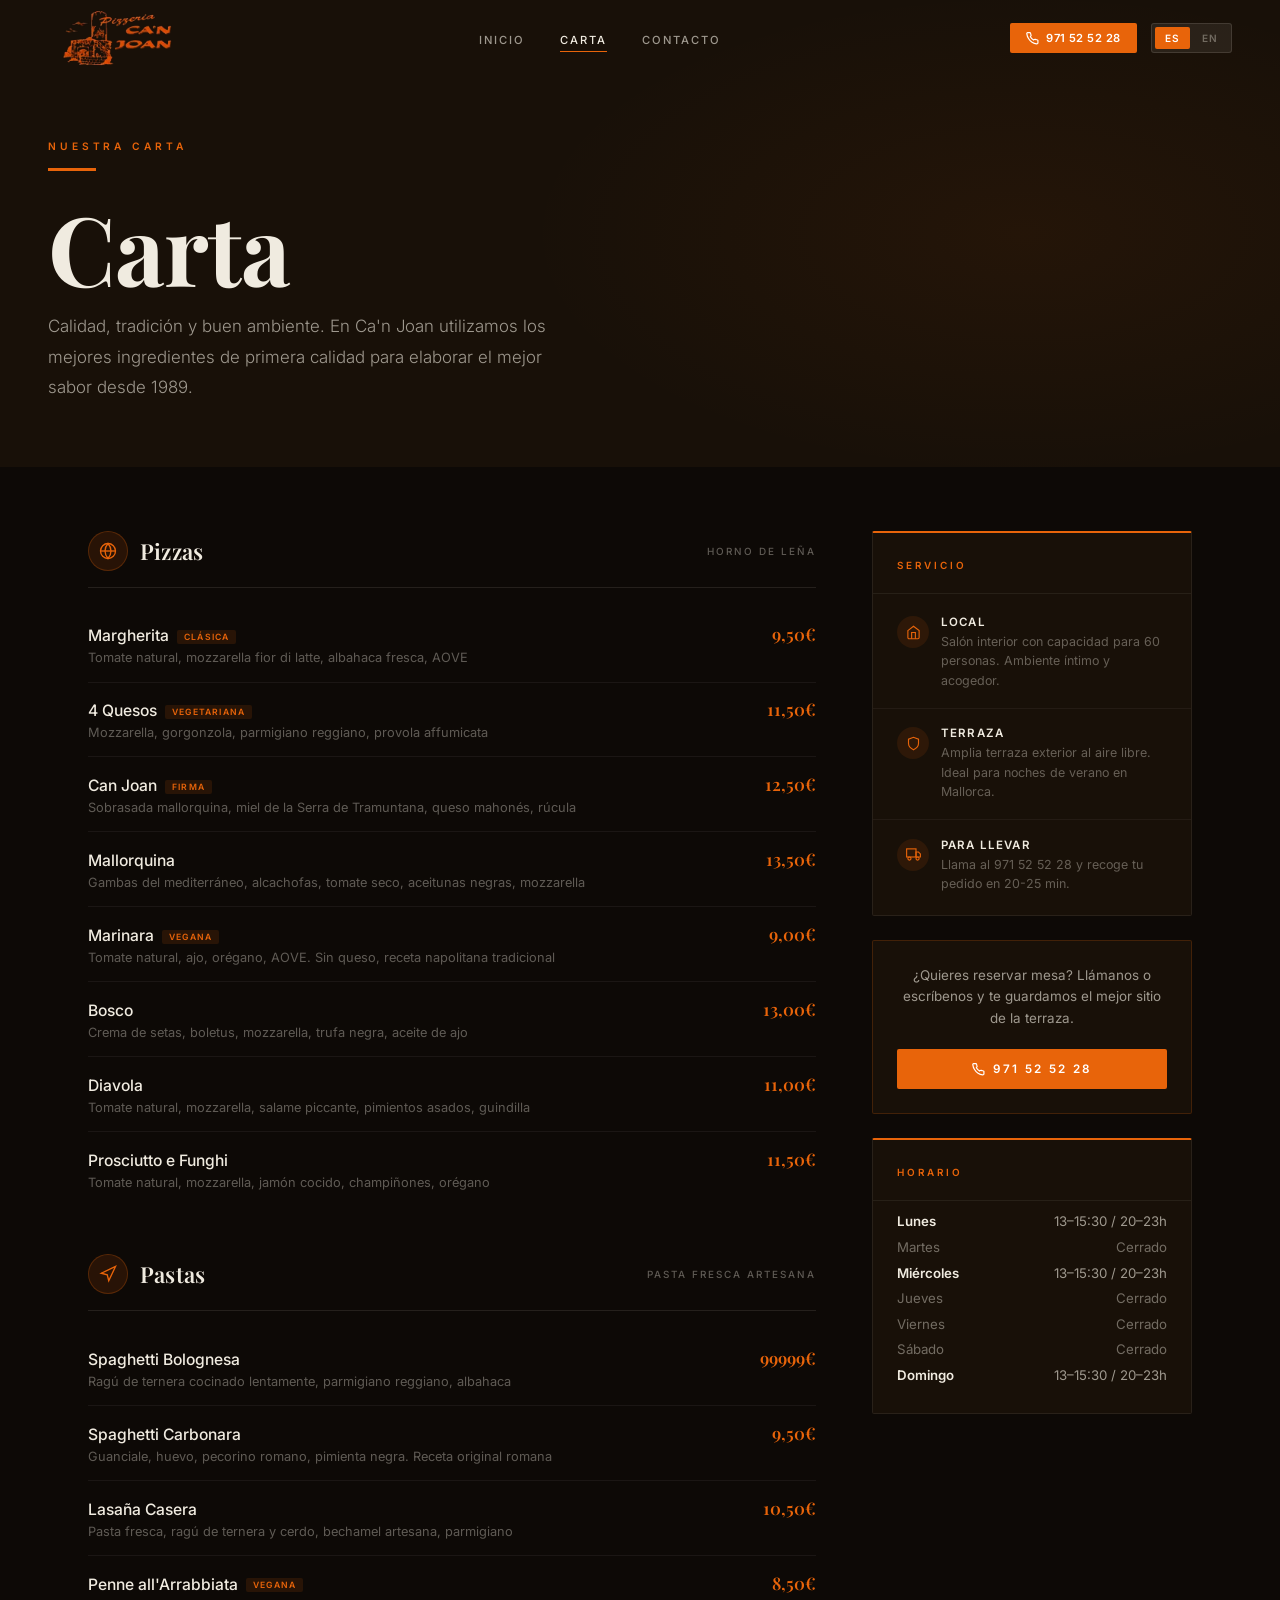
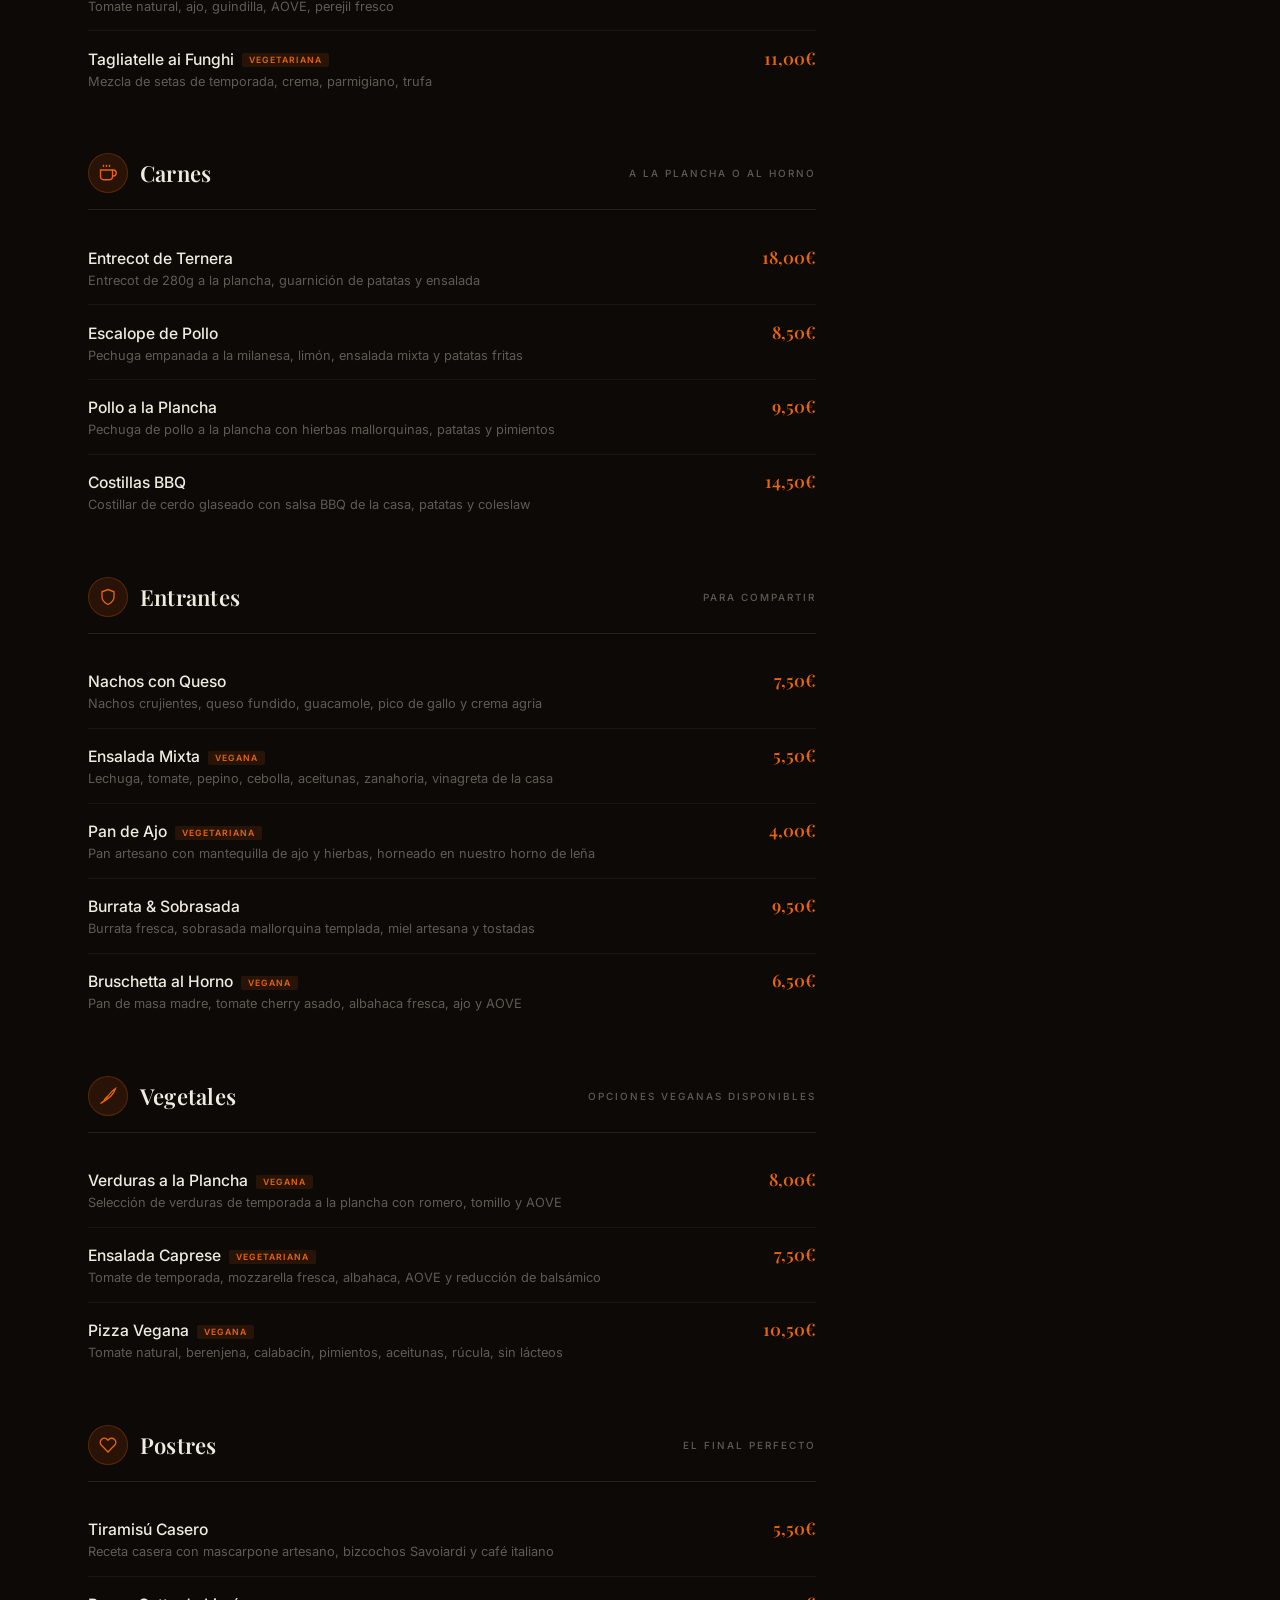
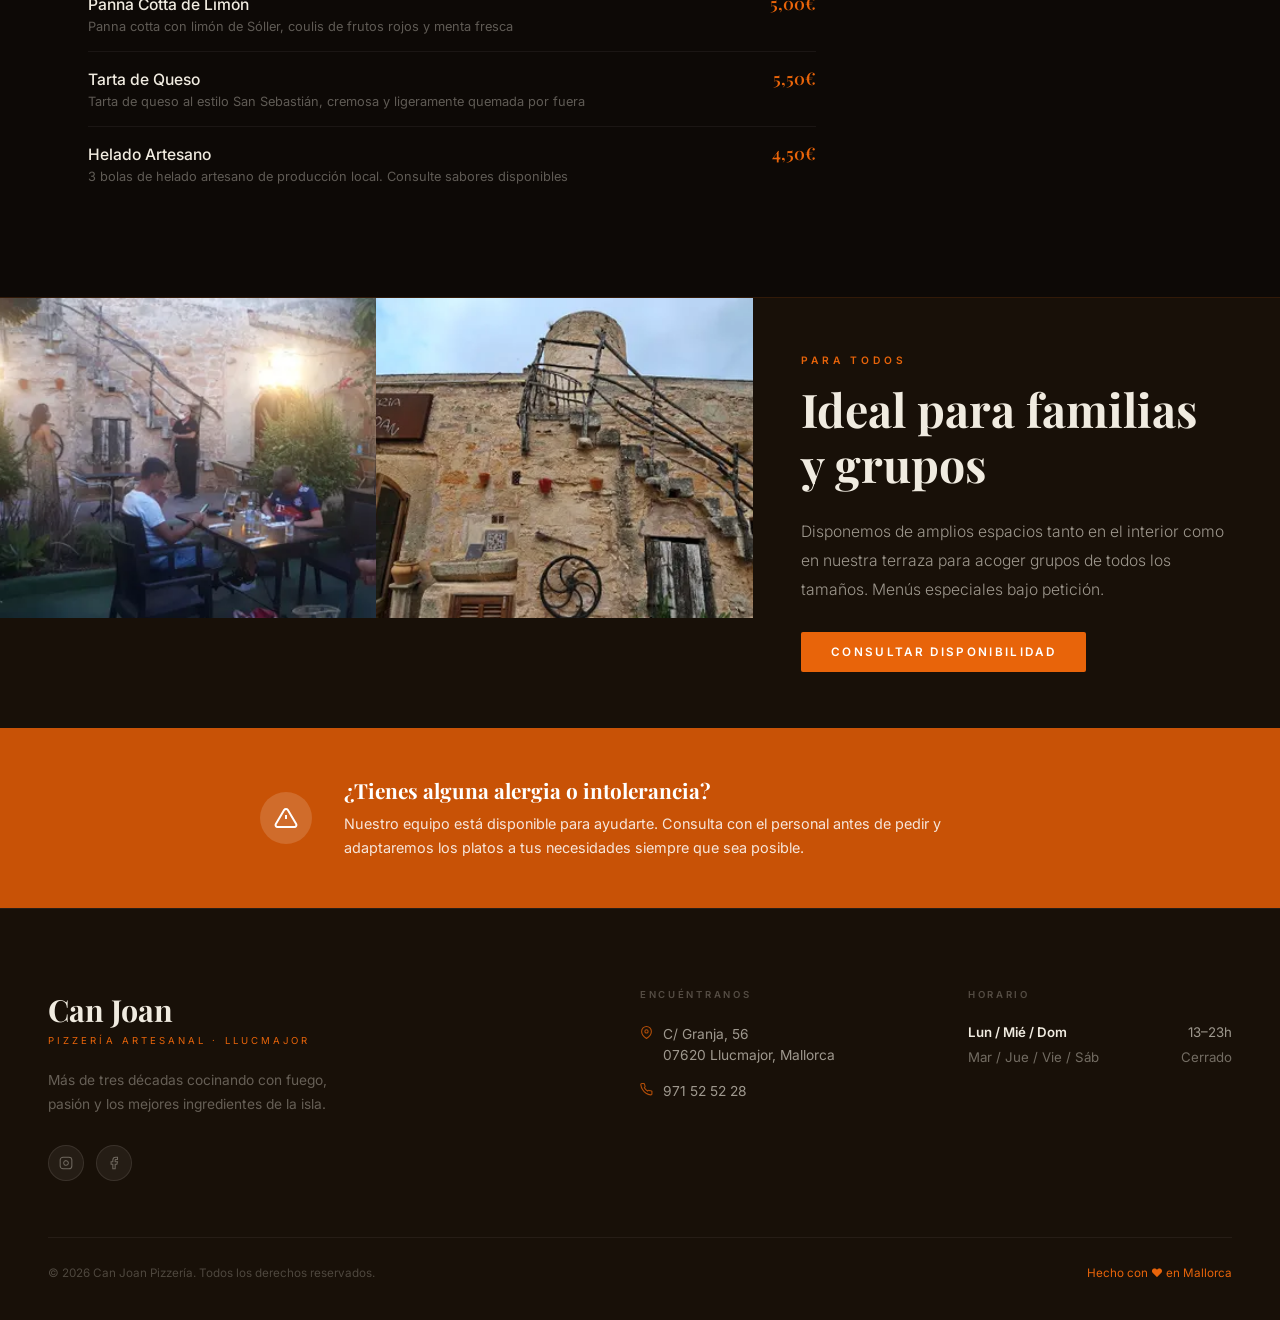
<file: canjoan-web/carta.html>
<!DOCTYPE html>
<html lang="es">
<head>
  <meta charset="UTF-8">
  <meta name="viewport" content="width=device-width, initial-scale=1.0">
  <title>Carta — Can Joan Pizzería Artesanal · Llucmajor</title>
  <meta name="description" content="Nuestra carta de pizzas artesanales, pastas, carnes, entrantes y postres. Calidad, tradición y buen ambiente en Llucmajor, Mallorca.">
  <meta name="theme-color" content="#0D0906">
  <link rel="preconnect" href="https://fonts.googleapis.com">
  <link rel="preconnect" href="https://fonts.gstatic.com" crossorigin>
  <link href="https://fonts.googleapis.com/css2?family=Playfair+Display:ital,wght@0,400;0,600;0,700;1,400;1,600&family=Inter:wght@300;400;500;600&display=swap" rel="stylesheet">
  <link rel="stylesheet" href="style.css">
  <style>
    /* ══ MENU LAYOUT ══ */
    #menu { padding: 4rem 0 6rem; }
    .menu-wrap {
      max-width: var(--mw); margin: 0 auto;
      padding: 0 clamp(1.5rem,4vw,3rem);
      display: grid; grid-template-columns: 1fr;
      gap: 3.5rem;
    }
    @media (min-width: 1024px) {
      .menu-wrap { grid-template-columns: 1fr 320px; align-items: start; }
    }

    /* ══ MENU CATEGORIES ══ */
    .menu-main { display: flex; flex-direction: column; gap: 3rem; }

    .cat-section {}
    .cat-head {
      display: flex; align-items: center; gap: 12px;
      margin-bottom: 1.25rem; padding-bottom: 1rem;
      border-bottom: 1px solid rgba(240,235,224,.1);
    }
    .cat-icon {
      width: 40px; height: 40px; border-radius: 50%;
      background: rgba(232,100,10,.12); border: 1px solid rgba(232,100,10,.25);
      display: flex; align-items: center; justify-content: center;
      color: var(--or); flex-shrink: 0;
    }
    .cat-title {
      font-family: var(--ff-h); font-size: 1.38rem; font-weight: 600;
      color: var(--cr); letter-spacing: .01em;
    }
    .cat-sub {
      font-size: .62rem; font-weight: 500; letter-spacing: .2em;
      text-transform: uppercase; color: var(--cr3); margin-left: auto;
    }

    /* Menu items list */
    .menu-list { display: flex; flex-direction: column; gap: 0; }
    .mi {
      display: flex; align-items: baseline; gap: 1rem;
      padding: .9rem 0;
      border-bottom: 1px solid rgba(240,235,224,.06);
      transition: background .2s;
    }
    .mi:last-child { border-bottom: none; }
    .mi-body { flex: 1; min-width: 0; }
    .mi-name {
      font-size: .98rem; font-weight: 500; color: var(--cr);
      margin-bottom: 3px;
    }
    .mi-desc { font-size: .8rem; color: var(--cr3); line-height: 1.5; }
    .mi-tag {
      display: inline-block; font-size: .54rem; font-weight: 600;
      letter-spacing: .14em; text-transform: uppercase;
      background: rgba(232,100,10,.12); color: var(--or);
      padding: 2px 7px; border-radius: 2px; margin-left: 8px;
      vertical-align: middle;
    }
    .mi-price {
      font-family: var(--ff-h); font-size: 1.08rem; font-weight: 600;
      color: var(--or); white-space: nowrap; flex-shrink: 0;
    }

    /* 2-col within category on wider screens */
    @media (min-width: 640px) and (max-width: 1023px) {
      .menu-list.two-col {
        display: grid; grid-template-columns: 1fr 1fr; gap: 0 2.5rem;
      }
      .menu-list.two-col .mi { border-bottom: 1px solid rgba(240,235,224,.06); }
    }

    /* ══ SIDEBAR ══ */
    .menu-sidebar { display: flex; flex-direction: column; gap: 1.5rem; }
    @media (min-width: 1024px) {
      .menu-sidebar { position: sticky; top: calc(var(--nav-h) + 1.5rem); }
    }

    .sidebar-box {
      background: var(--bg2);
      border: 1px solid rgba(240,235,224,.08);
      border-top: 2px solid var(--or);
      border-radius: 2px; overflow: hidden;
    }
    .sb-head {
      padding: 1.25rem 1.5rem;
      border-bottom: 1px solid rgba(240,235,224,.07);
    }
    .sb-title {
      font-size: .62rem; font-weight: 600; letter-spacing: .3em;
      text-transform: uppercase; color: var(--or);
    }
    .sb-body { padding: .25rem 0; }
    .sb-item {
      display: flex; align-items: flex-start; gap: 12px;
      padding: 1.1rem 1.5rem;
      border-bottom: 1px solid rgba(240,235,224,.05);
      transition: background .2s;
    }
    .sb-item:last-child { border-bottom: none; }
    .sb-item:hover { background: rgba(232,100,10,.04); }
    .sb-icon {
      width: 32px; height: 32px; border-radius: 50%;
      background: rgba(232,100,10,.1);
      display: flex; align-items: center; justify-content: center;
      color: var(--or); flex-shrink: 0; margin-top: 1px;
    }
    .sb-item-title {
      display: block; font-size: .72rem; font-weight: 600;
      letter-spacing: .1em; text-transform: uppercase; color: var(--cr);
      margin-bottom: 3px;
    }
    .sb-item-desc { font-size: .78rem; color: var(--cr3); line-height: 1.55; }

    /* CTA in sidebar */
    .sb-cta {
      background: var(--bg2); border: 1px solid rgba(232,100,10,.2);
      border-radius: 2px; padding: 1.5rem;
      text-align: center;
    }
    .sb-cta p {
      font-size: .84rem; color: var(--cr2); line-height: 1.6; margin-bottom: 1.25rem;
    }
    .sb-cta strong { color: var(--or); }
    .sb-cta .btn-primary { width: 100%; justify-content: center; }

    /* ══ FAMILIES SECTION ══ */
    #families {
      background: var(--bg2); overflow: hidden;
      border-top: 1px solid rgba(232,100,10,.12);
    }
    .fam-grid {
      display: grid; grid-template-columns: 1fr;
    }
    @media (min-width: 768px) { .fam-grid { grid-template-columns: 1fr 1fr 1fr; } }
    .fam-img { position: relative; height: 280px; overflow: hidden; }
    @media (min-width: 768px) { .fam-img { height: 320px; } }
    .fam-img img { width: 100%; height: 100%; object-fit: cover; transition: transform .65s var(--ease); }
    .fam-img:hover img { transform: scale(1.05); }

    .fam-text {
      padding: 3.5rem clamp(1.5rem,4vw,3rem);
      display: flex; flex-direction: column; justify-content: center;
    }
    @media (min-width: 768px) {
      .fam-grid { grid-template-columns: 1fr 1fr 2fr; }
      .fam-text { grid-column: 3; }
    }
    @media (min-width: 1024px) {
      .fam-grid { grid-template-columns: 1fr 1fr 1.4fr; }
    }

    /* ══ ALLERGY BANNER ══ */
    #allergy {
      background: var(--or2);
      padding: 3rem clamp(1.5rem,4vw,3rem);
    }
    .allergy-in {
      max-width: 760px; margin: 0 auto;
      display: flex; flex-direction: column; align-items: center;
      text-align: center; gap: 1.25rem;
    }
    @media (min-width: 640px) {
      .allergy-in { flex-direction: row; text-align: left; gap: 2rem; }
    }
    .allergy-icon {
      width: 52px; height: 52px; flex-shrink: 0;
      background: rgba(255,255,255,.15); border-radius: 50%;
      display: flex; align-items: center; justify-content: center;
      color: var(--wh);
    }
    .allergy-body { flex: 1; }
    .allergy-body h3 {
      font-family: var(--ff-h); font-size: 1.3rem; font-weight: 700;
      color: var(--wh); margin-bottom: .5rem;
    }
    .allergy-body p { font-size: .9rem; color: rgba(255,255,255,.85); line-height: 1.65; }
    .btn-white {
      display: inline-flex; align-items: center; gap: 8px;
      background: var(--wh); color: var(--or2);
      padding: 12px 28px; font-size: .72rem; font-weight: 600;
      letter-spacing: .18em; text-transform: uppercase; border-radius: 2px;
      white-space: nowrap;
      transition: background .2s, transform .15s;
      flex-shrink: 0;
    }
    .btn-white:hover { background: var(--cr); transform: translateY(-2px); }
  </style>
</head>
<body>

<!-- ═══════════ NAV ═══════════ -->
<nav id="nav" class="solid" role="navigation" aria-label="Navegación principal">
  <a href="index.html" class="logo" aria-label="Can Joan — Inicio">
    <img src="Imagenes_CanJoan/LogoCanJoan-removebg.png" alt="Pizzeria Can Joan" class="logo-img">
  </a>

  <ul class="nav-links" role="list">
    <li><a href="index.html" data-es="Inicio" data-en="Home">Inicio</a></li>
    <li><a href="carta.html" class="act" data-es="Carta" data-en="Menu">Carta</a></li>
    <li><a href="contacto.html" data-es="Contacto" data-en="Contact">Contacto</a></li>
  </ul>

  <div class="nav-r">
    <a href="tel:971525228" class="nav-phone" aria-label="Llámanos">
      <svg width="13" height="13" viewBox="0 0 24 24" fill="none" stroke="currentColor" stroke-width="2.2"><path d="M22 16.92v3a2 2 0 0 1-2.18 2 19.79 19.79 0 0 1-8.63-3.07A19.5 19.5 0 0 1 4.69 12 19.79 19.79 0 0 1 1.56 3.41 2 2 0 0 1 3.53 1h3a2 2 0 0 1 2 1.72c.127.96.361 1.903.7 2.81a2 2 0 0 1-.45 2.11L8.09 8.91a16 16 0 0 0 6 6l.81-.81a2 2 0 0 1 2.11-.45 12.84 12.84 0 0 0 2.81.7A2 2 0 0 1 22 16.92z"/></svg>
      971 52 52 28
    </a>
    <div class="lt" role="group" aria-label="Idioma">
      <button id="btn-es" class="a" onclick="setLang('es')" aria-pressed="true">ES</button>
      <button id="btn-en" onclick="setLang('en')" aria-pressed="false">EN</button>
    </div>
    <button class="hb" id="hbtn" aria-label="Abrir menú" aria-expanded="false" aria-controls="mob">
      <span></span><span></span><span></span>
    </button>
  </div>
</nav>

<div class="mob" id="mob" role="dialog" aria-modal="true">
  <a href="index.html" data-es="Inicio" data-en="Home">Inicio</a>
  <a href="carta.html" data-es="Carta" data-en="Menu">Carta</a>
  <a href="contacto.html" data-es="Contacto" data-en="Contact">Contacto</a>
  <div class="mob-lt">
    <button id="mob-btn-es" class="a" onclick="setLang('es')">ES</button>
    <button id="mob-btn-en" onclick="setLang('en')">EN</button>
  </div>
</div>

<!-- ═══════════ PAGE HEADER ═══════════ -->
<header class="page-hd">
  <div class="page-hd-in">
    <span class="lbl fi" data-es="Nuestra Carta" data-en="Our Menu">Nuestra Carta</span>
    <div class="page-hd-line"></div>
    <h1 class="fi d1" data-es="Carta" data-en="Menu">Carta</h1>
    <p class="fi d2"
       data-es="Calidad, tradición y buen ambiente. En Ca'n Joan utilizamos los mejores ingredientes de primera calidad para elaborar el mejor sabor desde 1989."
       data-en="Quality, tradition and great atmosphere. At Ca'n Joan we use the finest quality ingredients to craft the best flavour since 1989.">
      Calidad, tradición y buen ambiente. En Ca'n Joan utilizamos los mejores ingredientes de primera calidad para elaborar el mejor sabor desde 1989.
    </p>
  </div>
</header>

<!-- ═══════════ MENU ═══════════ -->
<main id="menu">
  <div class="menu-wrap">

    <!-- LEFT: Categories -->
    <div class="menu-main">

      <!-- PIZZAS -->
      <section class="cat-section fi" aria-label="Pizzas">
        <div class="cat-head">
          <div class="cat-icon">
            <svg width="18" height="18" viewBox="0 0 24 24" fill="none" stroke="currentColor" stroke-width="1.8"><circle cx="12" cy="12" r="10"/><path d="M12 2a15.3 15.3 0 0 1 4 10 15.3 15.3 0 0 1-4 10 15.3 15.3 0 0 1-4-10 15.3 15.3 0 0 1 4-10z"/><path d="M2 12h20"/></svg>
          </div>
          <span class="cat-title" data-es="Pizzas" data-en="Pizzas">Pizzas</span>
          <span class="cat-sub" data-es="horno de leña" data-en="wood-fired">horno de leña</span>
        </div>
        <div class="menu-list">
          <div class="mi">
            <div class="mi-body">
              <div class="mi-name">Margherita<span class="mi-tag" data-es="Clásica" data-en="Classic">Clásica</span></div>
              <div class="mi-desc" data-es="Tomate natural, mozzarella fior di latte, albahaca fresca, AOVE" data-en="Natural tomato, fior di latte mozzarella, fresh basil, EVOO">Tomate natural, mozzarella fior di latte, albahaca fresca, AOVE</div>
            </div>
            <span class="mi-price">9,50€</span>
          </div>
          <div class="mi">
            <div class="mi-body">
              <div class="mi-name">4 Quesos<span class="mi-tag" data-es="Vegetariana" data-en="Vegetarian">Vegetariana</span></div>
              <div class="mi-desc" data-es="Mozzarella, gorgonzola, parmigiano reggiano, provola affumicata" data-en="Mozzarella, gorgonzola, parmigiano reggiano, smoked provola">Mozzarella, gorgonzola, parmigiano reggiano, provola affumicata</div>
            </div>
            <span class="mi-price">11,50€</span>
          </div>
          <div class="mi">
            <div class="mi-body">
              <div class="mi-name">Can Joan<span class="mi-tag" data-es="Firma" data-en="Signature">Firma</span></div>
              <div class="mi-desc" data-es="Sobrasada mallorquina, miel de la Serra de Tramuntana, queso mahonés, rúcula" data-en="Mallorcan sobrasada, honey from Serra de Tramuntana, Mahón cheese, rocket">Sobrasada mallorquina, miel de la Serra de Tramuntana, queso mahonés, rúcula</div>
            </div>
            <span class="mi-price">12,50€</span>
          </div>
          <div class="mi">
            <div class="mi-body">
              <div class="mi-name">Mallorquina</div>
              <div class="mi-desc" data-es="Gambas del mediterráneo, alcachofas, tomate seco, aceitunas negras, mozzarella" data-en="Mediterranean prawns, artichokes, sun-dried tomato, black olives, mozzarella">Gambas del mediterráneo, alcachofas, tomate seco, aceitunas negras, mozzarella</div>
            </div>
            <span class="mi-price">13,50€</span>
          </div>
          <div class="mi">
            <div class="mi-body">
              <div class="mi-name">Marinara<span class="mi-tag" data-es="Vegana" data-en="Vegan">Vegana</span></div>
              <div class="mi-desc" data-es="Tomate natural, ajo, orégano, AOVE. Sin queso, receta napolitana tradicional" data-en="Natural tomato, garlic, oregano, EVOO. No cheese, traditional Neapolitan recipe">Tomate natural, ajo, orégano, AOVE. Sin queso, receta napolitana tradicional</div>
            </div>
            <span class="mi-price">9,00€</span>
          </div>
          <div class="mi">
            <div class="mi-body">
              <div class="mi-name">Bosco</div>
              <div class="mi-desc" data-es="Crema de setas, boletus, mozzarella, trufa negra, aceite de ajo" data-en="Mushroom cream, porcini, mozzarella, black truffle, garlic oil">Crema de setas, boletus, mozzarella, trufa negra, aceite de ajo</div>
            </div>
            <span class="mi-price">13,00€</span>
          </div>
          <div class="mi">
            <div class="mi-body">
              <div class="mi-name">Diavola</div>
              <div class="mi-desc" data-es="Tomate natural, mozzarella, salame piccante, pimientos asados, guindilla" data-en="Natural tomato, mozzarella, spicy salami, roasted peppers, chilli">Tomate natural, mozzarella, salame piccante, pimientos asados, guindilla</div>
            </div>
            <span class="mi-price">11,00€</span>
          </div>
          <div class="mi">
            <div class="mi-body">
              <div class="mi-name">Prosciutto e Funghi</div>
              <div class="mi-desc" data-es="Tomate natural, mozzarella, jamón cocido, champiñones, orégano" data-en="Natural tomato, mozzarella, cooked ham, mushrooms, oregano">Tomate natural, mozzarella, jamón cocido, champiñones, orégano</div>
            </div>
            <span class="mi-price">11,50€</span>
          </div>
        </div>
      </section>

      <!-- PASTAS -->
      <section class="cat-section fi" aria-label="Pastas">
        <div class="cat-head">
          <div class="cat-icon">
            <svg width="18" height="18" viewBox="0 0 24 24" fill="none" stroke="currentColor" stroke-width="1.8"><path d="M3 11l19-9-9 19-2-8-8-2z"/></svg>
          </div>
          <span class="cat-title" data-es="Pastas" data-en="Pasta">Pastas</span>
          <span class="cat-sub" data-es="pasta fresca artesana" data-en="artisan fresh pasta">pasta fresca artesana</span>
        </div>
        <div class="menu-list">
          <div class="mi">
            <div class="mi-body">
              <div class="mi-name">Spaghetti Bolognesa</div>
              <div class="mi-desc" data-es="Ragú de ternera cocinado lentamente, parmigiano reggiano, albahaca" data-en="Slow-cooked beef ragù, parmigiano reggiano, basil">Ragú de ternera cocinado lentamente, parmigiano reggiano, albahaca</div>
            </div>
            <span class="mi-price">99999€</span>
          </div>
          <div class="mi">
            <div class="mi-body">
              <div class="mi-name">Spaghetti Carbonara</div>
              <div class="mi-desc" data-es="Guanciale, huevo, pecorino romano, pimienta negra. Receta original romana" data-en="Guanciale, egg, pecorino romano, black pepper. Original Roman recipe">Guanciale, huevo, pecorino romano, pimienta negra. Receta original romana</div>
            </div>
            <span class="mi-price">9,50€</span>
          </div>
          <div class="mi">
            <div class="mi-body">
              <div class="mi-name">Lasaña Casera</div>
              <div class="mi-desc" data-es="Pasta fresca, ragú de ternera y cerdo, bechamel artesana, parmigiano" data-en="Fresh pasta, beef and pork ragù, artisan béchamel, parmigiano">Pasta fresca, ragú de ternera y cerdo, bechamel artesana, parmigiano</div>
            </div>
            <span class="mi-price">10,50€</span>
          </div>
          <div class="mi">
            <div class="mi-body">
              <div class="mi-name">Penne all'Arrabbiata<span class="mi-tag" data-es="Vegana" data-en="Vegan">Vegana</span></div>
              <div class="mi-desc" data-es="Tomate natural, ajo, guindilla, AOVE, perejil fresco" data-en="Natural tomato, garlic, chilli, EVOO, fresh parsley">Tomate natural, ajo, guindilla, AOVE, perejil fresco</div>
            </div>
            <span class="mi-price">8,50€</span>
          </div>
          <div class="mi">
            <div class="mi-body">
              <div class="mi-name">Tagliatelle ai Funghi<span class="mi-tag" data-es="Vegetariana" data-en="Vegetarian">Vegetariana</span></div>
              <div class="mi-desc" data-es="Mezcla de setas de temporada, crema, parmigiano, trufa" data-en="Seasonal mushroom mix, cream, parmigiano, truffle">Mezcla de setas de temporada, crema, parmigiano, trufa</div>
            </div>
            <span class="mi-price">11,00€</span>
          </div>
        </div>
      </section>

      <!-- CARNES -->
      <section class="cat-section fi" aria-label="Carnes">
        <div class="cat-head">
          <div class="cat-icon">
            <svg width="18" height="18" viewBox="0 0 24 24" fill="none" stroke="currentColor" stroke-width="1.8"><path d="M18 8h1a4 4 0 0 1 0 8h-1"/><path d="M2 8h16v9a4 4 0 0 1-4 4H6a4 4 0 0 1-4-4V8z"/><line x1="6" y1="1" x2="6" y2="4"/><line x1="10" y1="1" x2="10" y2="4"/><line x1="14" y1="1" x2="14" y2="4"/></svg>
          </div>
          <span class="cat-title" data-es="Carnes" data-en="Meat">Carnes</span>
          <span class="cat-sub" data-es="a la plancha o al horno" data-en="grilled or oven-baked">a la plancha o al horno</span>
        </div>
        <div class="menu-list">
          <div class="mi">
            <div class="mi-body">
              <div class="mi-name">Entrecot de Ternera</div>
              <div class="mi-desc" data-es="Entrecot de 280g a la plancha, guarnición de patatas y ensalada" data-en="280g grilled entrecôte, potato garnish and salad">Entrecot de 280g a la plancha, guarnición de patatas y ensalada</div>
            </div>
            <span class="mi-price">18,00€</span>
          </div>
          <div class="mi">
            <div class="mi-body">
              <div class="mi-name">Escalope de Pollo</div>
              <div class="mi-desc" data-es="Pechuga empanada a la milanesa, limón, ensalada mixta y patatas fritas" data-en="Breaded chicken breast alla milanese, lemon, mixed salad and chips">Pechuga empanada a la milanesa, limón, ensalada mixta y patatas fritas</div>
            </div>
            <span class="mi-price">8,50€</span>
          </div>
          <div class="mi">
            <div class="mi-body">
              <div class="mi-name">Pollo a la Plancha</div>
              <div class="mi-desc" data-es="Pechuga de pollo a la plancha con hierbas mallorquinas, patatas y pimientos" data-en="Grilled chicken breast with Mallorcan herbs, potatoes and peppers">Pechuga de pollo a la plancha con hierbas mallorquinas, patatas y pimientos</div>
            </div>
            <span class="mi-price">9,50€</span>
          </div>
          <div class="mi">
            <div class="mi-body">
              <div class="mi-name">Costillas BBQ</div>
              <div class="mi-desc" data-es="Costillar de cerdo glaseado con salsa BBQ de la casa, patatas y coleslaw" data-en="Pork ribs glazed with house BBQ sauce, potatoes and coleslaw">Costillar de cerdo glaseado con salsa BBQ de la casa, patatas y coleslaw</div>
            </div>
            <span class="mi-price">14,50€</span>
          </div>
        </div>
      </section>

      <!-- ENTRANTES -->
      <section class="cat-section fi" aria-label="Entrantes">
        <div class="cat-head">
          <div class="cat-icon">
            <svg width="18" height="18" viewBox="0 0 24 24" fill="none" stroke="currentColor" stroke-width="1.8"><path d="M12 22s8-4 8-10V5l-8-3-8 3v7c0 6 8 10 8 10z"/></svg>
          </div>
          <span class="cat-title" data-es="Entrantes" data-en="Starters">Entrantes</span>
          <span class="cat-sub" data-es="para compartir" data-en="to share">para compartir</span>
        </div>
        <div class="menu-list">
          <div class="mi">
            <div class="mi-body">
              <div class="mi-name">Nachos con Queso</div>
              <div class="mi-desc" data-es="Nachos crujientes, queso fundido, guacamole, pico de gallo y crema agria" data-en="Crispy nachos, melted cheese, guacamole, pico de gallo and sour cream">Nachos crujientes, queso fundido, guacamole, pico de gallo y crema agria</div>
            </div>
            <span class="mi-price">7,50€</span>
          </div>
          <div class="mi">
            <div class="mi-body">
              <div class="mi-name">Ensalada Mixta<span class="mi-tag" data-es="Vegana" data-en="Vegan">Vegana</span></div>
              <div class="mi-desc" data-es="Lechuga, tomate, pepino, cebolla, aceitunas, zanahoria, vinagreta de la casa" data-en="Lettuce, tomato, cucumber, onion, olives, carrot, house vinaigrette">Lechuga, tomate, pepino, cebolla, aceitunas, zanahoria, vinagreta de la casa</div>
            </div>
            <span class="mi-price">5,50€</span>
          </div>
          <div class="mi">
            <div class="mi-body">
              <div class="mi-name">Pan de Ajo<span class="mi-tag" data-es="Vegetariana" data-en="Vegetarian">Vegetariana</span></div>
              <div class="mi-desc" data-es="Pan artesano con mantequilla de ajo y hierbas, horneado en nuestro horno de leña" data-en="Artisan bread with garlic butter and herbs, baked in our wood-fired oven">Pan artesano con mantequilla de ajo y hierbas, horneado en nuestro horno de leña</div>
            </div>
            <span class="mi-price">4,00€</span>
          </div>
          <div class="mi">
            <div class="mi-body">
              <div class="mi-name">Burrata &amp; Sobrasada</div>
              <div class="mi-desc" data-es="Burrata fresca, sobrasada mallorquina templada, miel artesana y tostadas" data-en="Fresh burrata, warm Mallorcan sobrasada, artisan honey and toast">Burrata fresca, sobrasada mallorquina templada, miel artesana y tostadas</div>
            </div>
            <span class="mi-price">9,50€</span>
          </div>
          <div class="mi">
            <div class="mi-body">
              <div class="mi-name">Bruschetta al Horno<span class="mi-tag" data-es="Vegana" data-en="Vegan">Vegana</span></div>
              <div class="mi-desc" data-es="Pan de masa madre, tomate cherry asado, albahaca fresca, ajo y AOVE" data-en="Sourdough, roasted cherry tomatoes, fresh basil, garlic and EVOO">Pan de masa madre, tomate cherry asado, albahaca fresca, ajo y AOVE</div>
            </div>
            <span class="mi-price">6,50€</span>
          </div>
        </div>
      </section>

      <!-- VEGETALES -->
      <section class="cat-section fi" aria-label="Vegetales">
        <div class="cat-head">
          <div class="cat-icon">
            <svg width="18" height="18" viewBox="0 0 24 24" fill="none" stroke="currentColor" stroke-width="1.8"><path d="M2 22 C2 22 8 18 12 12 16 6 22 2 22 2 22 2 20 8 16 12 12 16 8 18 2 22Z"/><path d="M12 12 L7 17"/></svg>
          </div>
          <span class="cat-title" data-es="Vegetales" data-en="Vegetarian">Vegetales</span>
          <span class="cat-sub" data-es="opciones veganas disponibles" data-en="vegan options available">opciones veganas disponibles</span>
        </div>
        <div class="menu-list">
          <div class="mi">
            <div class="mi-body">
              <div class="mi-name">Verduras a la Plancha<span class="mi-tag" data-es="Vegana" data-en="Vegan">Vegana</span></div>
              <div class="mi-desc" data-es="Selección de verduras de temporada a la plancha con romero, tomillo y AOVE" data-en="Selection of seasonal grilled vegetables with rosemary, thyme and EVOO">Selección de verduras de temporada a la plancha con romero, tomillo y AOVE</div>
            </div>
            <span class="mi-price">8,00€</span>
          </div>
          <div class="mi">
            <div class="mi-body">
              <div class="mi-name">Ensalada Caprese<span class="mi-tag" data-es="Vegetariana" data-en="Vegetarian">Vegetariana</span></div>
              <div class="mi-desc" data-es="Tomate de temporada, mozzarella fresca, albahaca, AOVE y reducción de balsámico" data-en="Seasonal tomato, fresh mozzarella, basil, EVOO and balsamic reduction">Tomate de temporada, mozzarella fresca, albahaca, AOVE y reducción de balsámico</div>
            </div>
            <span class="mi-price">7,50€</span>
          </div>
          <div class="mi">
            <div class="mi-body">
              <div class="mi-name">Pizza Vegana<span class="mi-tag" data-es="Vegana" data-en="Vegan">Vegana</span></div>
              <div class="mi-desc" data-es="Tomate natural, berenjena, calabacín, pimientos, aceitunas, rúcula, sin lácteos" data-en="Natural tomato, aubergine, courgette, peppers, olives, rocket, dairy-free">Tomate natural, berenjena, calabacín, pimientos, aceitunas, rúcula, sin lácteos</div>
            </div>
            <span class="mi-price">10,50€</span>
          </div>
        </div>
      </section>

      <!-- POSTRES -->
      <section class="cat-section fi" aria-label="Postres">
        <div class="cat-head">
          <div class="cat-icon">
            <svg width="18" height="18" viewBox="0 0 24 24" fill="none" stroke="currentColor" stroke-width="1.8"><path d="M20.84 4.61a5.5 5.5 0 0 0-7.78 0L12 5.67l-1.06-1.06a5.5 5.5 0 0 0-7.78 7.78l1.06 1.06L12 21.23l7.78-7.78 1.06-1.06a5.5 5.5 0 0 0 0-7.78z"/></svg>
          </div>
          <span class="cat-title" data-es="Postres" data-en="Desserts">Postres</span>
          <span class="cat-sub" data-es="el final perfecto" data-en="the perfect ending">el final perfecto</span>
        </div>
        <div class="menu-list">
          <div class="mi">
            <div class="mi-body">
              <div class="mi-name">Tiramisú Casero</div>
              <div class="mi-desc" data-es="Receta casera con mascarpone artesano, bizcochos Savoiardi y café italiano" data-en="Home recipe with artisan mascarpone, Savoiardi biscuits and Italian coffee">Receta casera con mascarpone artesano, bizcochos Savoiardi y café italiano</div>
            </div>
            <span class="mi-price">5,50€</span>
          </div>
          <div class="mi">
            <div class="mi-body">
              <div class="mi-name">Panna Cotta de Limón</div>
              <div class="mi-desc" data-es="Panna cotta con limón de Sóller, coulis de frutos rojos y menta fresca" data-en="Panna cotta with Sóller lemon, red fruit coulis and fresh mint">Panna cotta con limón de Sóller, coulis de frutos rojos y menta fresca</div>
            </div>
            <span class="mi-price">5,00€</span>
          </div>
          <div class="mi">
            <div class="mi-body">
              <div class="mi-name">Tarta de Queso</div>
              <div class="mi-desc" data-es="Tarta de queso al estilo San Sebastián, cremosa y ligeramente quemada por fuera" data-en="San Sebastián-style cheesecake, creamy and lightly burnt on the outside">Tarta de queso al estilo San Sebastián, cremosa y ligeramente quemada por fuera</div>
            </div>
            <span class="mi-price">5,50€</span>
          </div>
          <div class="mi">
            <div class="mi-body">
              <div class="mi-name">Helado Artesano</div>
              <div class="mi-desc" data-es="3 bolas de helado artesano de producción local. Consulte sabores disponibles" data-en="3 scoops of artisan ice cream, locally produced. Ask for available flavours">3 bolas de helado artesano de producción local. Consulte sabores disponibles</div>
            </div>
            <span class="mi-price">4,50€</span>
          </div>
        </div>
      </section>

    </div><!-- /menu-main -->

    <!-- RIGHT: Sidebar -->
    <aside class="menu-sidebar" aria-label="Información del servicio">

      <div class="sidebar-box fi">
        <div class="sb-head">
          <span class="sb-title" data-es="Servicio" data-en="Service">Servicio</span>
        </div>
        <div class="sb-body">
          <div class="sb-item">
            <div class="sb-icon">
              <svg width="15" height="15" viewBox="0 0 24 24" fill="none" stroke="currentColor" stroke-width="1.8"><path d="M3 9l9-7 9 7v11a2 2 0 0 1-2 2H5a2 2 0 0 1-2-2z"/><polyline points="9 22 9 12 15 12 15 22"/></svg>
            </div>
            <div>
              <span class="sb-item-title" data-es="Local" data-en="Indoor">Local</span>
              <p class="sb-item-desc"
                 data-es="Salón interior con capacidad para 60 personas. Ambiente íntimo y acogedor."
                 data-en="Indoor dining room with capacity for 60 people. Intimate and welcoming atmosphere.">
                Salón interior con capacidad para 60 personas. Ambiente íntimo y acogedor.
              </p>
            </div>
          </div>
          <div class="sb-item">
            <div class="sb-icon">
              <svg width="15" height="15" viewBox="0 0 24 24" fill="none" stroke="currentColor" stroke-width="1.8"><path d="M12 22s8-4 8-10V5l-8-3-8 3v7c0 6 8 10 8 10z"/></svg>
            </div>
            <div>
              <span class="sb-item-title" data-es="Terraza" data-en="Terrace">Terraza</span>
              <p class="sb-item-desc"
                 data-es="Amplia terraza exterior al aire libre. Ideal para noches de verano en Mallorca."
                 data-en="Large outdoor terrace. Perfect for summer evenings in Mallorca.">
                Amplia terraza exterior al aire libre. Ideal para noches de verano en Mallorca.
              </p>
            </div>
          </div>
          <div class="sb-item">
            <div class="sb-icon">
              <svg width="15" height="15" viewBox="0 0 24 24" fill="none" stroke="currentColor" stroke-width="1.8"><rect x="1" y="3" width="15" height="13"/><polygon points="16 8 20 8 23 11 23 16 16 16 16 8"/><circle cx="5.5" cy="18.5" r="2.5"/><circle cx="18.5" cy="18.5" r="2.5"/></svg>
            </div>
            <div>
              <span class="sb-item-title" data-es="Para Llevar" data-en="Takeaway">Para Llevar</span>
              <p class="sb-item-desc"
                 data-es="Llama al 971 52 52 28 y recoge tu pedido en 20-25 min."
                 data-en="Call 971 52 52 28 and collect your order in 20-25 min.">
                Llama al 971 52 52 28 y recoge tu pedido en 20-25 min.
              </p>
            </div>
          </div>
        </div>
      </div>

      <div class="sb-cta fi d1">
        <p data-es="¿Quieres reservar mesa? Llámanos o escríbenos y te guardamos el mejor sitio de la terraza."
           data-en="Want to book a table? Call us or write to us and we'll save you the best spot on the terrace.">
          ¿Quieres reservar mesa? Llámanos o escríbenos y te guardamos el mejor sitio de la terraza.
        </p>
        <a href="tel:971525228" class="btn-primary">
          <svg width="13" height="13" viewBox="0 0 24 24" fill="none" stroke="currentColor" stroke-width="2.2"><path d="M22 16.92v3a2 2 0 0 1-2.18 2 19.79 19.79 0 0 1-8.63-3.07A19.5 19.5 0 0 1 4.69 12 19.79 19.79 0 0 1 1.56 3.41 2 2 0 0 1 3.53 1h3a2 2 0 0 1 2 1.72c.127.96.361 1.903.7 2.81a2 2 0 0 1-.45 2.11L8.09 8.91a16 16 0 0 0 6 6l.81-.81a2 2 0 0 1 2.11-.45 12.84 12.84 0 0 0 2.81.7A2 2 0 0 1 22 16.92z"/></svg>
          <span data-es="971 52 52 28" data-en="971 52 52 28">971 52 52 28</span>
        </a>
      </div>

      <div class="sidebar-box fi d2">
        <div class="sb-head">
          <span class="sb-title" data-es="Horario" data-en="Hours">Horario</span>
        </div>
        <div class="sb-body" style="padding: .75rem 1.5rem 1.25rem;">
          <div class="fhr hl"><span class="day" data-es="Lunes" data-en="Monday">Lunes</span><span>13–15:30 / 20–23h</span></div>
          <div class="fhr"><span class="day" data-es="Martes" data-en="Tuesday">Martes</span><span data-es="Cerrado" data-en="Closed">Cerrado</span></div>
          <div class="fhr hl"><span class="day" data-es="Miércoles" data-en="Wednesday">Miércoles</span><span>13–15:30 / 20–23h</span></div>
          <div class="fhr"><span class="day" data-es="Jueves" data-en="Thursday">Jueves</span><span data-es="Cerrado" data-en="Closed">Cerrado</span></div>
          <div class="fhr"><span class="day" data-es="Viernes" data-en="Friday">Viernes</span><span data-es="Cerrado" data-en="Closed">Cerrado</span></div>
          <div class="fhr"><span class="day" data-es="Sábado" data-en="Saturday">Sábado</span><span data-es="Cerrado" data-en="Closed">Cerrado</span></div>
          <div class="fhr hl"><span class="day" data-es="Domingo" data-en="Sunday">Domingo</span><span>13–15:30 / 20–23h</span></div>
        </div>
      </div>

    </aside>

  </div><!-- /menu-wrap -->
</main>

<!-- ═══════════ FAMILIES ═══════════ -->
<section id="families" aria-label="Ideal para familias y grupos">
  <div class="fam-grid">
    <div class="fam-img fi">
      <img src="Imagenes_CanJoan/pizzeria-can-joan.webp" alt="Ambiente familiar en Can Joan Llucmajor" loading="lazy">
    </div>
    <div class="fam-img fi d1">
      <img src="Imagenes_CanJoan/google_place_ChIJ_api56q7lxIRGHcfplzggdo_photo_3.webp" alt="Terraza exterior de Can Joan" loading="lazy">
    </div>
    <div class="fam-text fi d2">
      <span class="lbl" data-es="Para todos" data-en="For everyone">Para todos</span>
      <h2 class="sec-h2"
          data-es="Ideal para familias<br>y grupos"
          data-en="Perfect for families<br>and groups">
        Ideal para familias<br>y grupos
      </h2>
      <p class="body-txt"
         data-es="Disponemos de amplios espacios tanto en el interior como en nuestra terraza para acoger grupos de todos los tamaños. Menús especiales bajo petición."
         data-en="We have spacious areas both indoors and on our terrace to accommodate groups of all sizes. Special group menus available on request.">
        Disponemos de amplios espacios tanto en el interior como en nuestra terraza para acoger grupos de todos los tamaños. Menús especiales bajo petición.
      </p>
      <a href="contacto.html" class="btn-primary" style="margin-top:.5rem; align-self: flex-start;"
         data-es="Consultar disponibilidad" data-en="Check availability">
        Consultar disponibilidad
      </a>
    </div>
  </div>
</section>

<!-- ═══════════ ALLERGY ═══════════ -->
<section id="allergy" aria-label="Información sobre alergias">
  <div class="allergy-in">
    <div class="allergy-icon">
      <svg width="24" height="24" viewBox="0 0 24 24" fill="none" stroke="currentColor" stroke-width="2"><path d="M10.29 3.86L1.82 18a2 2 0 0 0 1.71 3h16.94a2 2 0 0 0 1.71-3L13.71 3.86a2 2 0 0 0-3.42 0z"/><line x1="12" y1="9" x2="12" y2="13"/><line x1="12" y1="17" x2="12.01" y2="17"/></svg>
    </div>
    <div class="allergy-body">
      <h3 data-es="¿Tienes alguna alergia o intolerancia?" data-en="Do you have any allergies or intolerances?">¿Tienes alguna alergia o intolerancia?</h3>
      <p data-es="Nuestro equipo está disponible para ayudarte. Consulta con el personal antes de pedir y adaptaremos los platos a tus necesidades siempre que sea posible."
         data-en="Our team is available to help you. Consult with staff before ordering and we'll adapt dishes to your needs whenever possible.">
        Nuestro equipo está disponible para ayudarte. Consulta con el personal antes de pedir y adaptaremos los platos a tus necesidades siempre que sea posible.
      </p>
    </div>
  </div>
</section>

<!-- ═══════════ FOOTER ═══════════ -->
<footer id="foot" role="contentinfo">
  <div class="foot-g">
    <div class="fi">
      <span class="foot-logo">Can Joan</span>
      <span class="foot-sub" data-es="Pizzería Artesanal · Llucmajor" data-en="Artisan Pizzeria · Llucmajor">Pizzería Artesanal · Llucmajor</span>
      <p class="foot-p"
         data-es="Más de tres décadas cocinando con fuego, pasión y los mejores ingredientes de la isla."
         data-en="Over three decades cooking with fire, passion, and the finest ingredients on the island.">
        Más de tres décadas cocinando con fuego, pasión y los mejores ingredientes de la isla.
      </p>
      <div class="soc">
        <a href="#" class="soc-a" aria-label="Instagram"><svg width="14" height="14" viewBox="0 0 24 24" fill="none" stroke="currentColor" stroke-width="1.8"><rect x="2" y="2" width="20" height="20" rx="5"/><path d="M16 11.37A4 4 0 1 1 12.63 8 4 4 0 0 1 16 11.37z"/><line x1="17.5" y1="6.5" x2="17.51" y2="6.5"/></svg></a>
        <a href="#" class="soc-a" aria-label="Facebook"><svg width="14" height="14" viewBox="0 0 24 24" fill="none" stroke="currentColor" stroke-width="1.8"><path d="M18 2h-3a5 5 0 0 0-5 5v3H7v4h3v8h4v-8h3l1-4h-4V7a1 1 0 0 1 1-1h3z"/></svg></a>
      </div>
    </div>
    <div class="fi d1">
      <span class="fcol-t" data-es="Encuéntranos" data-en="Find Us">Encuéntranos</span>
      <div class="finfo"><svg width="13" height="13" viewBox="0 0 24 24" fill="none" stroke="currentColor" stroke-width="2"><path d="M21 10c0 7-9 13-9 13s-9-6-9-13a9 9 0 0 1 18 0z"/><circle cx="12" cy="10" r="3"/></svg><span>C/ Granja, 56<br>07620 Llucmajor, Mallorca</span></div>
      <div class="finfo"><svg width="13" height="13" viewBox="0 0 24 24" fill="none" stroke="currentColor" stroke-width="2"><path d="M22 16.92v3a2 2 0 0 1-2.18 2 19.79 19.79 0 0 1-8.63-3.07A19.5 19.5 0 0 1 4.69 12 19.79 19.79 0 0 1 1.56 3.41 2 2 0 0 1 3.53 1h3a2 2 0 0 1 2 1.72c.127.96.361 1.903.7 2.81a2 2 0 0 1-.45 2.11L8.09 8.91a16 16 0 0 0 6 6l.81-.81a2 2 0 0 1 2.11-.45 12.84 12.84 0 0 0 2.81.7A2 2 0 0 1 22 16.92z"/></svg><a href="tel:971525228">971 52 52 28</a></div>
    </div>
    <div class="fi d2">
      <span class="fcol-t" data-es="Horario" data-en="Hours">Horario</span>
      <div class="fhr hl"><span class="day" data-es="Lun / Mié / Dom" data-en="Mon / Wed / Sun">Lun / Mié / Dom</span><span>13–23h</span></div>
      <div class="fhr"><span class="day" data-es="Mar / Jue / Vie / Sáb" data-en="Tue / Thu / Fri / Sat">Mar / Jue / Vie / Sáb</span><span data-es="Cerrado" data-en="Closed">Cerrado</span></div>
    </div>
  </div>
  <div class="fbot">
    <p class="fcopy">&copy; 2026 Can Joan Pizzería. <span data-es="Todos los derechos reservados." data-en="All rights reserved.">Todos los derechos reservados.</span></p>
    <p class="fmade"><span data-es="Hecho con " data-en="Made with ">Hecho con </span><span>♥</span><span data-es=" en Mallorca" data-en=" in Mallorca"> en Mallorca</span></p>
  </div>
</footer>

<script>
  let lang = localStorage.getItem('cj-lang') || 'es';
  function setLang(l) {
    lang = l; localStorage.setItem('cj-lang', l);
    document.documentElement.lang = l;
    ['btn-es','btn-en','mob-btn-es','mob-btn-en'].forEach(id => {
      const el = document.getElementById(id); if (!el) return;
      const isActive = (id.includes('es') && l==='es') || (id.includes('en') && l==='en');
      el.classList.toggle('a', isActive); el.setAttribute('aria-pressed', isActive);
    });
    document.querySelectorAll('[data-es][data-en]').forEach(el => {
      const v = el.getAttribute('data-'+l);
      if (v !== null && el.tagName !== 'INPUT' && el.tagName !== 'TEXTAREA') el.innerHTML = v;
    });
    document.title = l === 'en' ? 'Menu — Can Joan Artisan Pizzeria · Llucmajor' : 'Carta — Can Joan Pizzería Artesanal · Llucmajor';
  }
  setLang(lang);

  const nav = document.getElementById('nav');
  window.addEventListener('scroll', () => nav.classList.toggle('solid', window.scrollY > 50), { passive: true });

  const hbtn = document.getElementById('hbtn'); const mob = document.getElementById('mob');
  hbtn.addEventListener('click', () => {
    const o = mob.classList.toggle('o'); hbtn.classList.toggle('o', o);
    hbtn.setAttribute('aria-expanded', o); document.body.style.overflow = o ? 'hidden' : '';
  });
  mob.querySelectorAll('a').forEach(a => a.addEventListener('click', () => {
    mob.classList.remove('o'); hbtn.classList.remove('o'); hbtn.setAttribute('aria-expanded', 'false'); document.body.style.overflow = '';
  }));
  document.addEventListener('keydown', e => { if (e.key === 'Escape') { mob.classList.remove('o'); hbtn.classList.remove('o'); hbtn.setAttribute('aria-expanded','false'); document.body.style.overflow=''; }});

  const rmo = window.matchMedia('(prefers-reduced-motion: reduce)');
  if (!rmo.matches) {
    const obs = new IntersectionObserver(entries => {
      entries.forEach(e => { if (e.isIntersecting) { e.target.classList.add('on'); obs.unobserve(e.target); }});
    }, { threshold: 0.07, rootMargin: '0px 0px -28px 0px' });
    document.querySelectorAll('.fi').forEach(el => obs.observe(el));
  } else {
    document.querySelectorAll('.fi').forEach(el => el.classList.add('on'));
  }
</script>
</body>
</html>
</file>
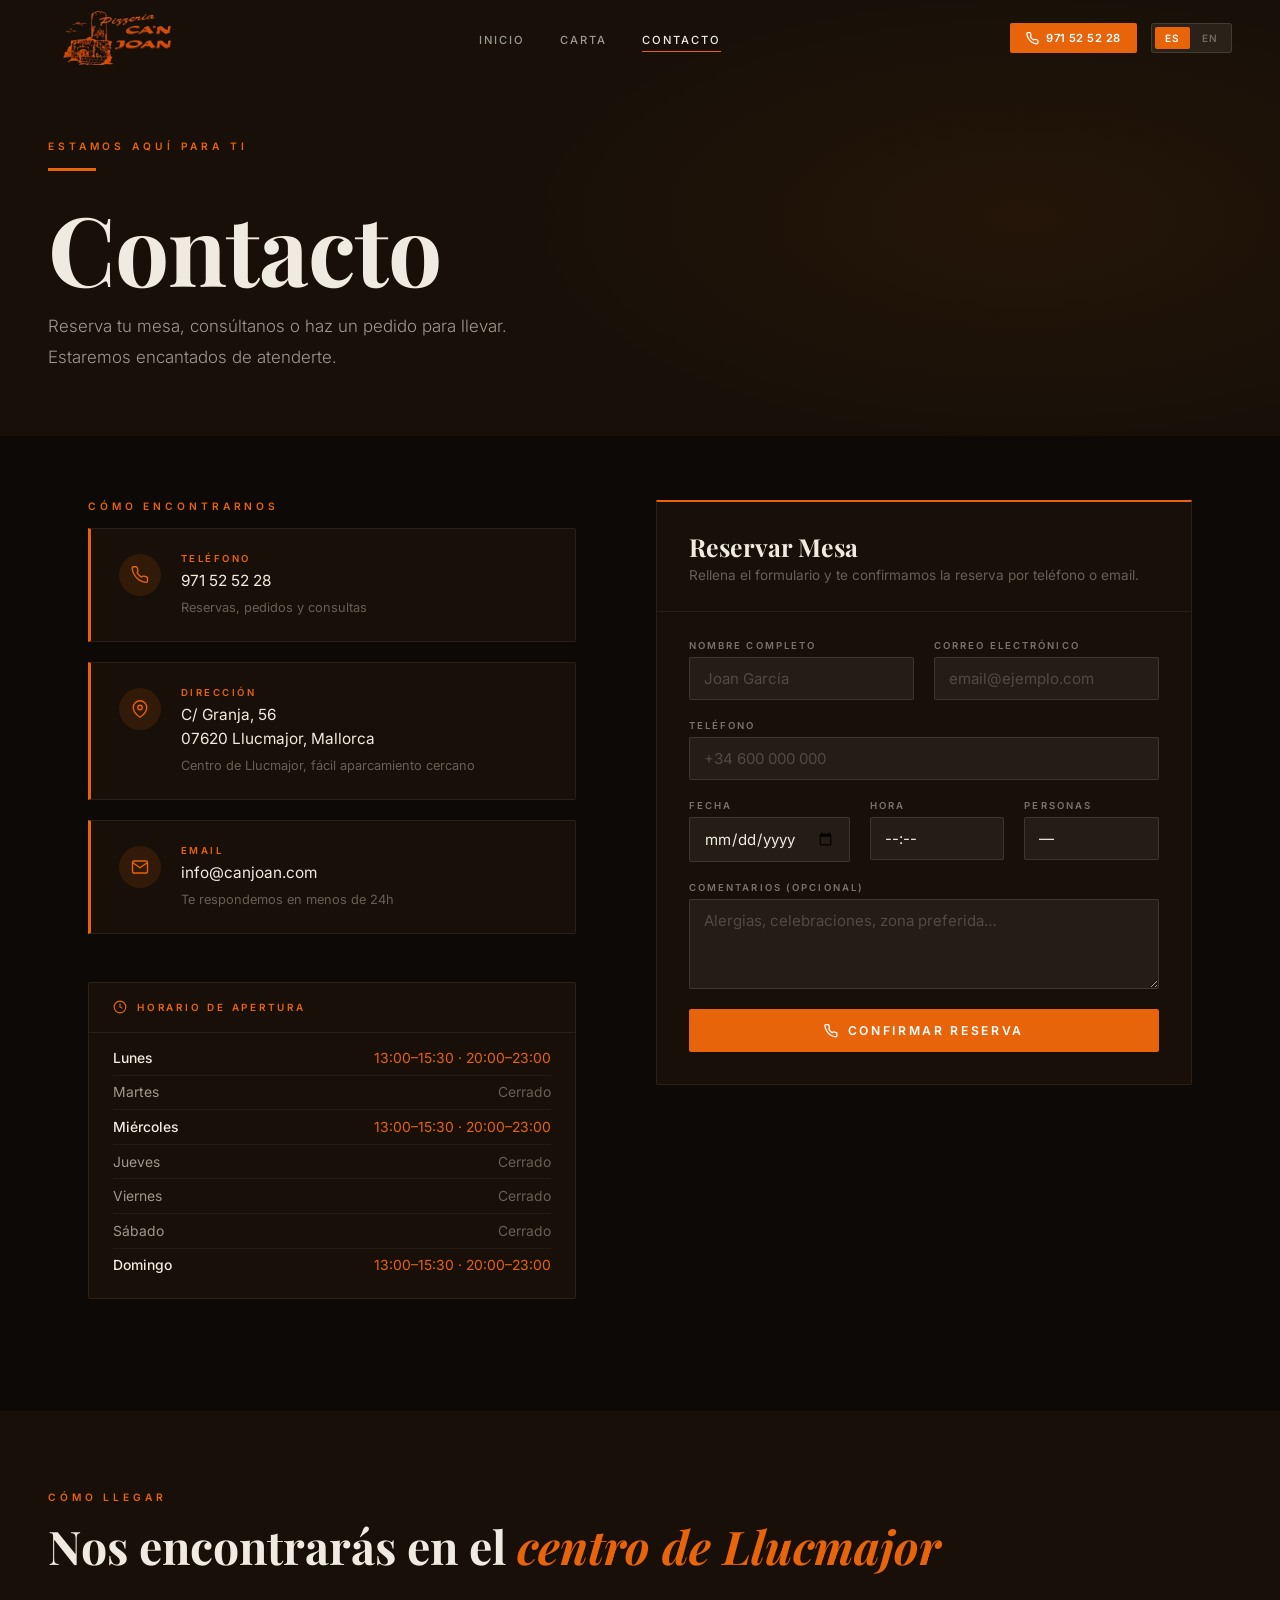
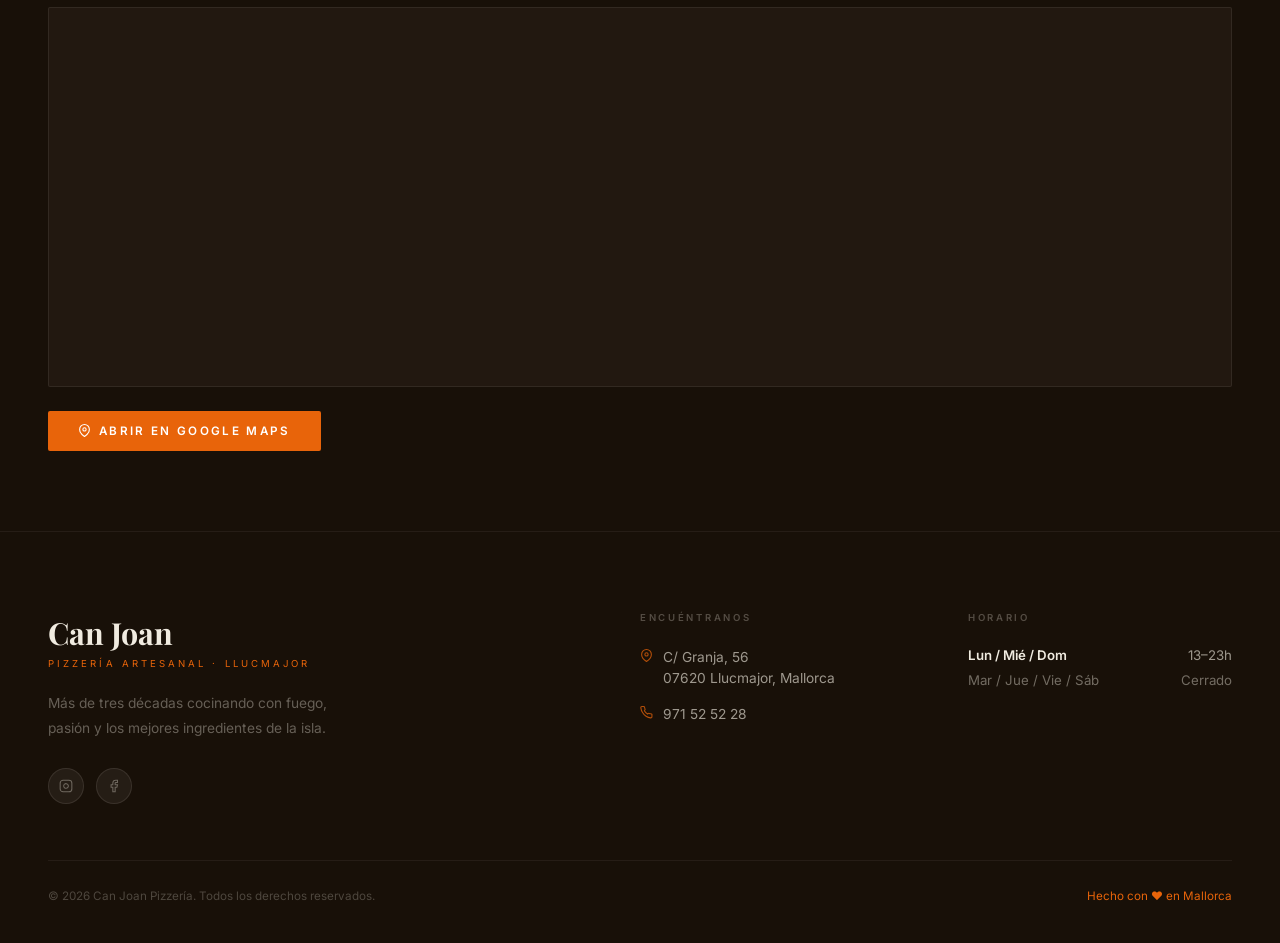
<file: canjoan-web/contacto.html>
<!DOCTYPE html>
<html lang="es">
<head>
  <meta charset="UTF-8">
  <meta name="viewport" content="width=device-width, initial-scale=1.0">
  <title>Contacto — Can Joan Pizzería Artesanal · Llucmajor</title>
  <meta name="description" content="Reserva tu mesa, consúltanos o pide para llevar. Can Joan Pizzería Artesanal en Llucmajor, Mallorca. Tel: 971 52 52 28.">
  <meta name="theme-color" content="#0D0906">
  <link rel="preconnect" href="https://fonts.googleapis.com">
  <link rel="preconnect" href="https://fonts.gstatic.com" crossorigin>
  <link href="https://fonts.googleapis.com/css2?family=Playfair+Display:ital,wght@0,400;0,600;0,700;1,400;1,600&family=Inter:wght@300;400;500;600&display=swap" rel="stylesheet">
  <link rel="stylesheet" href="style.css">
  <style>
    /* ══ CONTACT LAYOUT ══ */
    #contact { padding: 4rem 0 7rem; }
    .contact-wrap {
      max-width: var(--mw); margin: 0 auto;
      padding: 0 clamp(1.5rem,4vw,3rem);
      display: grid; grid-template-columns: 1fr;
      gap: 4rem;
    }
    @media (min-width: 1024px) { .contact-wrap { grid-template-columns: 1fr 1.1fr; gap: 5rem; } }

    /* ══ CONTACT INFO ══ */
    .contact-info {}
    .contact-cards { display: flex; flex-direction: column; gap: 1.25rem; margin-bottom: 3rem; }
    .cc {
      display: flex; align-items: flex-start; gap: 1.25rem;
      background: var(--bg2); border: 1px solid rgba(240,235,224,.08);
      border-left: 3px solid var(--or);
      padding: 1.5rem 1.75rem; border-radius: 0 2px 2px 0;
      transition: background .2s, transform .2s;
    }
    .cc:hover { background: var(--bg3); transform: translateX(4px); }
    .cc-icon {
      width: 42px; height: 42px; flex-shrink: 0;
      background: rgba(232,100,10,.12); border-radius: 50%;
      display: flex; align-items: center; justify-content: center;
      color: var(--or); margin-top: 1px;
    }
    .cc-label {
      display: block; font-size: .6rem; font-weight: 600;
      letter-spacing: .26em; text-transform: uppercase;
      color: var(--or); margin-bottom: 5px;
    }
    .cc-value { font-size: .96rem; color: var(--cr); line-height: 1.6; }
    .cc-value a { color: var(--cr); transition: color .15s; }
    .cc-value a:hover { color: var(--or); }
    .cc-note { font-size: .8rem; color: var(--cr3); margin-top: 4px; line-height: 1.5; }

    /* Hours table */
    .hours-box {
      background: var(--bg2); border: 1px solid rgba(240,235,224,.08);
      border-radius: 2px; overflow: hidden;
    }
    .hours-head {
      padding: 1.1rem 1.5rem;
      border-bottom: 1px solid rgba(240,235,224,.07);
      display: flex; align-items: center; gap: 10px;
    }
    .hours-head span {
      font-size: .62rem; font-weight: 600; letter-spacing: .28em;
      text-transform: uppercase; color: var(--or);
    }
    .hours-body { padding: .5rem 1.5rem 1rem; }
    .hr-row {
      display: flex; justify-content: space-between; align-items: baseline;
      padding: .55rem 0; border-bottom: 1px solid rgba(240,235,224,.05);
      font-size: .87rem;
    }
    .hr-row:last-child { border-bottom: none; }
    .hr-row .day { color: var(--cr2); }
    .hr-row .time { color: var(--cr3); }
    .hr-row.open .day { color: var(--cr); font-weight: 500; }
    .hr-row.open .time { color: var(--or); }

    /* ══ RESERVATION FORM ══ */
    .res-box {
      background: var(--bg2);
      border: 1px solid rgba(240,235,224,.08);
      border-top: 2px solid var(--or);
      border-radius: 0 0 2px 2px;
    }
    .res-head {
      padding: 1.75rem 2rem;
      border-bottom: 1px solid rgba(240,235,224,.07);
    }
    .res-head h2 {
      font-family: var(--ff-h); font-size: 1.55rem; font-weight: 700;
      color: var(--cr); margin-bottom: 4px;
    }
    .res-head p { font-size: .85rem; color: var(--cr3); }
    .res-form { padding: 1.75rem 2rem 2rem; }

    .fg { display: flex; flex-direction: column; gap: 6px; margin-bottom: 1.25rem; }
    .fg label {
      font-size: .6rem; font-weight: 600; letter-spacing: .22em;
      text-transform: uppercase; color: rgba(240,235,224,.45);
    }
    .fg input, .fg select, .fg textarea {
      background: rgba(240,235,224,.06);
      border: 1px solid rgba(240,235,224,.12);
      border-radius: 2px; color: var(--cr);
      font-family: var(--ff-b); font-size: .94rem;
      padding: 11px 14px; outline: none; -webkit-appearance: none;
      transition: border-color .15s, background .15s;
      width: 100%;
    }
    .fg input::placeholder, .fg textarea::placeholder { color: rgba(240,235,224,.22); }
    .fg input:focus, .fg select:focus, .fg textarea:focus {
      border-color: var(--or); background: rgba(240,235,224,.09);
    }
    .fg select option { background: var(--bg2); color: var(--cr); }
    .fg textarea { resize: vertical; min-height: 90px; }
    .fr { display: grid; grid-template-columns: 1fr; gap: 0; }
    @media (min-width: 460px) { .fr.c2 { grid-template-columns: 1fr 1fr; gap: 1.25rem; } }
    @media (min-width: 460px) { .fr.c3 { grid-template-columns: 1fr 1fr 1fr; gap: 1.25rem; } }

    .btn-submit {
      width: 100%; display: flex; justify-content: center; align-items: center;
      gap: 10px; background: var(--or); color: var(--wh);
      padding: 14px 32px; font-size: .76rem; font-weight: 600;
      letter-spacing: .22em; text-transform: uppercase; border-radius: 2px;
      margin-top: .5rem; transition: background .2s, transform .15s;
    }
    .btn-submit:hover:not(:disabled) { background: var(--or2); transform: translateY(-2px); }
    .btn-submit:disabled { opacity: .7; cursor: default; }

    /* ══ MAP PLACEHOLDER ══ */
    #map-section { background: var(--bg2); padding: 5rem clamp(1.5rem,4vw,3rem); }
    .map-in { max-width: var(--mw); margin: 0 auto; }
    .map-placeholder {
      width: 100%; height: 380px;
      background: var(--bg3);
      border: 1px solid rgba(240,235,224,.08);
      border-radius: 2px; overflow: hidden;
      position: relative;
      display: flex; align-items: center; justify-content: center;
    }
    .map-placeholder iframe {
      width: 100%; height: 100%; border: 0; filter: invert(90%) hue-rotate(180deg) saturate(.8);
    }
    .map-btn {
      display: inline-flex; align-items: center; gap: 8px;
      margin-top: 1.5rem;
    }

    /* ══ SUCCESS MSG ══ */
    .success-msg {
      display: none; text-align: center; padding: 2rem;
    }
    .success-msg.on { display: block; }
    .success-icon {
      width: 52px; height: 52px; border-radius: 50%;
      background: rgba(40,167,69,.15); border: 1px solid rgba(40,167,69,.3);
      display: flex; align-items: center; justify-content: center;
      color: #28A745; margin: 0 auto 1rem;
    }
    .success-msg h3 {
      font-family: var(--ff-h); font-size: 1.3rem; font-weight: 600;
      color: var(--cr); margin-bottom: .5rem;
    }
    .success-msg p { font-size: .88rem; color: var(--cr3); }
  </style>
</head>
<body>

<!-- ═══════════ NAV ═══════════ -->
<nav id="nav" class="solid" role="navigation" aria-label="Navegación principal">
  <a href="index.html" class="logo" aria-label="Can Joan — Inicio">
    <img src="Imagenes_CanJoan/LogoCanJoan-removebg.png" alt="Pizzeria Can Joan" class="logo-img">
  </a>

  <ul class="nav-links" role="list">
    <li><a href="index.html" data-es="Inicio" data-en="Home">Inicio</a></li>
    <li><a href="carta.html" data-es="Carta" data-en="Menu">Carta</a></li>
    <li><a href="contacto.html" class="act" data-es="Contacto" data-en="Contact">Contacto</a></li>
  </ul>

  <div class="nav-r">
    <a href="tel:971525228" class="nav-phone" aria-label="Llámanos">
      <svg width="13" height="13" viewBox="0 0 24 24" fill="none" stroke="currentColor" stroke-width="2.2"><path d="M22 16.92v3a2 2 0 0 1-2.18 2 19.79 19.79 0 0 1-8.63-3.07A19.5 19.5 0 0 1 4.69 12 19.79 19.79 0 0 1 1.56 3.41 2 2 0 0 1 3.53 1h3a2 2 0 0 1 2 1.72c.127.96.361 1.903.7 2.81a2 2 0 0 1-.45 2.11L8.09 8.91a16 16 0 0 0 6 6l.81-.81a2 2 0 0 1 2.11-.45 12.84 12.84 0 0 0 2.81.7A2 2 0 0 1 22 16.92z"/></svg>
      971 52 52 28
    </a>
    <div class="lt" role="group" aria-label="Idioma">
      <button id="btn-es" class="a" onclick="setLang('es')" aria-pressed="true">ES</button>
      <button id="btn-en" onclick="setLang('en')" aria-pressed="false">EN</button>
    </div>
    <button class="hb" id="hbtn" aria-label="Abrir menú" aria-expanded="false" aria-controls="mob">
      <span></span><span></span><span></span>
    </button>
  </div>
</nav>

<div class="mob" id="mob" role="dialog" aria-modal="true">
  <a href="index.html" data-es="Inicio" data-en="Home">Inicio</a>
  <a href="carta.html" data-es="Carta" data-en="Menu">Carta</a>
  <a href="contacto.html" data-es="Contacto" data-en="Contact">Contacto</a>
  <div class="mob-lt">
    <button id="mob-btn-es" class="a" onclick="setLang('es')">ES</button>
    <button id="mob-btn-en" onclick="setLang('en')">EN</button>
  </div>
</div>

<!-- ═══════════ PAGE HEADER ═══════════ -->
<header class="page-hd">
  <div class="page-hd-in">
    <span class="lbl fi" data-es="Estamos aquí para ti" data-en="We are here for you">Estamos aquí para ti</span>
    <div class="page-hd-line"></div>
    <h1 class="fi d1" data-es="Contacto" data-en="Contact">Contacto</h1>
    <p class="fi d2"
       data-es="Reserva tu mesa, consúltanos o haz un pedido para llevar. Estaremos encantados de atenderte."
       data-en="Book your table, ask us anything or place a takeaway order. We will be delighted to help you.">
      Reserva tu mesa, consúltanos o haz un pedido para llevar. Estaremos encantados de atenderte.
    </p>
  </div>
</header>

<!-- ═══════════ CONTACT ═══════════ -->
<main id="contact">
  <div class="contact-wrap">

    <!-- LEFT: Info -->
    <div class="contact-info">
      <span class="lbl fi" data-es="Cómo encontrarnos" data-en="How to find us">Cómo encontrarnos</span>
      <div class="contact-cards">
        <div class="cc fi">
          <div class="cc-icon">
            <svg width="18" height="18" viewBox="0 0 24 24" fill="none" stroke="currentColor" stroke-width="1.8"><path d="M22 16.92v3a2 2 0 0 1-2.18 2 19.79 19.79 0 0 1-8.63-3.07A19.5 19.5 0 0 1 4.69 12 19.79 19.79 0 0 1 1.56 3.41 2 2 0 0 1 3.53 1h3a2 2 0 0 1 2 1.72c.127.96.361 1.903.7 2.81a2 2 0 0 1-.45 2.11L8.09 8.91a16 16 0 0 0 6 6l.81-.81a2 2 0 0 1 2.11-.45 12.84 12.84 0 0 0 2.81.7A2 2 0 0 1 22 16.92z"/></svg>
          </div>
          <div>
            <span class="cc-label" data-es="Teléfono" data-en="Phone">Teléfono</span>
            <div class="cc-value"><a href="tel:971525228">971 52 52 28</a></div>
            <div class="cc-note" data-es="Reservas, pedidos y consultas" data-en="Reservations, orders and enquiries">Reservas, pedidos y consultas</div>
          </div>
        </div>

        <div class="cc fi d1">
          <div class="cc-icon">
            <svg width="18" height="18" viewBox="0 0 24 24" fill="none" stroke="currentColor" stroke-width="1.8"><path d="M21 10c0 7-9 13-9 13s-9-6-9-13a9 9 0 0 1 18 0z"/><circle cx="12" cy="10" r="3"/></svg>
          </div>
          <div>
            <span class="cc-label" data-es="Dirección" data-en="Address">Dirección</span>
            <div class="cc-value">C/ Granja, 56<br>07620 Llucmajor, Mallorca</div>
            <div class="cc-note" data-es="Centro de Llucmajor, fácil aparcamiento cercano" data-en="Llucmajor town centre, easy nearby parking">Centro de Llucmajor, fácil aparcamiento cercano</div>
          </div>
        </div>

        <div class="cc fi d2">
          <div class="cc-icon">
            <svg width="18" height="18" viewBox="0 0 24 24" fill="none" stroke="currentColor" stroke-width="1.8"><path d="M4 4h16c1.1 0 2 .9 2 2v12c0 1.1-.9 2-2 2H4c-1.1 0-2-.9-2-2V6c0-1.1.9-2 2-2z"/><polyline points="22,6 12,13 2,6"/></svg>
          </div>
          <div>
            <span class="cc-label" data-es="Email" data-en="Email">Email</span>
            <div class="cc-value"><a href="mailto:info@canjoan.com">info@canjoan.com</a></div>
            <div class="cc-note" data-es="Te respondemos en menos de 24h" data-en="We reply within 24h">Te respondemos en menos de 24h</div>
          </div>
        </div>
      </div>

      <!-- Hours -->
      <div class="hours-box fi d3">
        <div class="hours-head">
          <svg width="14" height="14" viewBox="0 0 24 24" fill="none" stroke="#E8640A" stroke-width="2"><circle cx="12" cy="12" r="10"/><polyline points="12 6 12 12 16 14"/></svg>
          <span data-es="Horario de apertura" data-en="Opening hours">Horario de apertura</span>
        </div>
        <div class="hours-body">
          <div class="hr-row open">
            <span class="day" data-es="Lunes" data-en="Monday">Lunes</span>
            <span class="time">13:00–15:30 · 20:00–23:00</span>
          </div>
          <div class="hr-row">
            <span class="day" data-es="Martes" data-en="Tuesday">Martes</span>
            <span class="time" data-es="Cerrado" data-en="Closed">Cerrado</span>
          </div>
          <div class="hr-row open">
            <span class="day" data-es="Miércoles" data-en="Wednesday">Miércoles</span>
            <span class="time">13:00–15:30 · 20:00–23:00</span>
          </div>
          <div class="hr-row">
            <span class="day" data-es="Jueves" data-en="Thursday">Jueves</span>
            <span class="time" data-es="Cerrado" data-en="Closed">Cerrado</span>
          </div>
          <div class="hr-row">
            <span class="day" data-es="Viernes" data-en="Friday">Viernes</span>
            <span class="time" data-es="Cerrado" data-en="Closed">Cerrado</span>
          </div>
          <div class="hr-row">
            <span class="day" data-es="Sábado" data-en="Saturday">Sábado</span>
            <span class="time" data-es="Cerrado" data-en="Closed">Cerrado</span>
          </div>
          <div class="hr-row open">
            <span class="day" data-es="Domingo" data-en="Sunday">Domingo</span>
            <span class="time">13:00–15:30 · 20:00–23:00</span>
          </div>
        </div>
      </div>
    </div>

    <!-- RIGHT: Form -->
    <div>
      <div class="res-box fi">
        <div class="res-head">
          <h2 data-es="Reservar Mesa" data-en="Book a Table">Reservar Mesa</h2>
          <p data-es="Rellena el formulario y te confirmamos la reserva por teléfono o email." data-en="Fill in the form and we will confirm your reservation by phone or email.">Rellena el formulario y te confirmamos la reserva por teléfono o email.</p>
        </div>

        <form class="res-form" id="rform" novalidate>
          <div class="fr c2">
            <div class="fg">
              <label for="rn" data-es="Nombre completo" data-en="Full name">Nombre completo</label>
              <input type="text" id="rn" name="name" autocomplete="name" required
                     data-ph-es="Joan García" data-ph-en="John Smith" placeholder="Joan García">
            </div>
            <div class="fg">
              <label for="re" data-es="Correo electrónico" data-en="Email">Correo electrónico</label>
              <input type="email" id="re" name="email" autocomplete="email" required placeholder="email@ejemplo.com">
            </div>
          </div>
          <div class="fg">
            <label for="rp" data-es="Teléfono" data-en="Phone">Teléfono</label>
            <input type="tel" id="rp" name="phone" autocomplete="tel" placeholder="+34 600 000 000">
          </div>
          <div class="fr c3">
            <div class="fg">
              <label for="rd" data-es="Fecha" data-en="Date">Fecha</label>
              <input type="date" id="rd" name="date" required>
            </div>
            <div class="fg">
              <label for="rt" data-es="Hora" data-en="Time">Hora</label>
              <select id="rt" name="time" required>
                <option value="">--:--</option>
                <option>13:00</option><option>13:30</option>
                <option>14:00</option><option>14:30</option>
                <option>20:00</option><option>20:30</option>
                <option>21:00</option><option>21:30</option>
                <option>22:00</option>
              </select>
            </div>
            <div class="fg">
              <label for="rg" data-es="Personas" data-en="Guests">Personas</label>
              <select id="rg" name="guests" required>
                <option value="">—</option>
                <option>1</option><option>2</option><option>3</option>
                <option>4</option><option>5</option><option>6</option>
                <option>7</option><option>8+</option>
              </select>
            </div>
          </div>
          <div class="fg">
            <label for="rm" data-es="Comentarios (opcional)" data-en="Comments (optional)">Comentarios (opcional)</label>
            <textarea id="rm" name="msg" rows="3"
                      data-ph-es="Alergias, celebraciones, zona preferida…"
                      data-ph-en="Allergies, celebrations, preferred area…"
                      placeholder="Alergias, celebraciones, zona preferida…"></textarea>
          </div>
          <button type="submit" class="btn-submit" id="rsv-btn">
            <svg width="14" height="14" viewBox="0 0 24 24" fill="none" stroke="currentColor" stroke-width="2.2" aria-hidden="true"><path d="M22 16.92v3a2 2 0 0 1-2.18 2 19.79 19.79 0 0 1-8.63-3.07A19.5 19.5 0 0 1 4.69 12 19.79 19.79 0 0 1 1.56 3.41 2 2 0 0 1 3.53 1h3a2 2 0 0 1 2 1.72c.127.96.361 1.903.7 2.81a2 2 0 0 1-.45 2.11L8.09 8.91a16 16 0 0 0 6 6l.81-.81a2 2 0 0 1 2.11-.45 12.84 12.84 0 0 0 2.81.7A2 2 0 0 1 22 16.92z"/></svg>
            <span id="rsv-txt" data-es="Confirmar Reserva" data-en="Confirm Booking">Confirmar Reserva</span>
          </button>
        </form>

        <div class="success-msg" id="success-msg">
          <div class="success-icon">
            <svg width="22" height="22" viewBox="0 0 24 24" fill="none" stroke="currentColor" stroke-width="2.2"><polyline points="20 6 9 17 4 12"/></svg>
          </div>
          <h3 data-es="¡Reserva enviada!" data-en="Booking sent!">¡Reserva enviada!</h3>
          <p data-es="Te confirmaremos tu mesa en breve por teléfono o email. ¡Hasta pronto!" data-en="We will confirm your table shortly by phone or email. See you soon!">Te confirmaremos tu mesa en breve por teléfono o email. ¡Hasta pronto!</p>
        </div>
      </div>
    </div>

  </div>
</main>

<!-- ═══════════ MAP ═══════════ -->
<section id="map-section" aria-label="Ubicación en el mapa">
  <div class="map-in">
    <span class="lbl fi" data-es="Cómo llegar" data-en="How to get here">Cómo llegar</span>
    <h2 class="sec-h2 fi d1" style="margin-bottom:2rem">
      <span data-es="Nos encontrarás en el " data-en="Find us in the ">Nos encontrarás en el </span><em data-es="centro de Llucmajor" data-en="heart of Llucmajor">centro de Llucmajor</em>
    </h2>
    <div class="map-placeholder fi d2">
    <iframe
      src="https://www.google.com/maps?q=C%2F%20de%20Gr%C3%A0cia%2C%2062%2C%2007620%20Llucmajor&output=embed"
      title="Ubicación de Can Joan en Llucmajor, Mallorca"
      allowfullscreen
      loading="lazy"
      referrerpolicy="no-referrer-when-downgrade">
    </iframe>

    </div>
    <div class="map-btn fi d3">
      <a href="https://www.google.com/maps?q=C/ de Gràcia, 62, 07620 Llucmajor" target="_blank" rel="noopener" class="btn-primary">
        <svg width="13" height="13" viewBox="0 0 24 24" fill="none" stroke="currentColor" stroke-width="2"><path d="M21 10c0 7-9 13-9 13s-9-6-9-13a9 9 0 0 1 18 0z"/><circle cx="12" cy="10" r="3"/></svg>
        <span data-es="Abrir en Google Maps" data-en="Open in Google Maps">Abrir en Google Maps</span>
      </a>
    </div>
  </div>
</section>

<!-- ═══════════ FOOTER ═══════════ -->
<footer id="foot" role="contentinfo">
  <div class="foot-g">
    <div class="fi">
      <span class="foot-logo">Can Joan</span>
      <span class="foot-sub" data-es="Pizzería Artesanal · Llucmajor" data-en="Artisan Pizzeria · Llucmajor">Pizzería Artesanal · Llucmajor</span>
      <p class="foot-p"
         data-es="Más de tres décadas cocinando con fuego, pasión y los mejores ingredientes de la isla."
         data-en="Over three decades cooking with fire, passion, and the finest ingredients on the island.">
        Más de tres décadas cocinando con fuego, pasión y los mejores ingredientes de la isla.
      </p>
      <div class="soc">
        <a href="#" class="soc-a" aria-label="Instagram"><svg width="14" height="14" viewBox="0 0 24 24" fill="none" stroke="currentColor" stroke-width="1.8"><rect x="2" y="2" width="20" height="20" rx="5"/><path d="M16 11.37A4 4 0 1 1 12.63 8 4 4 0 0 1 16 11.37z"/><line x1="17.5" y1="6.5" x2="17.51" y2="6.5"/></svg></a>
        <a href="#" class="soc-a" aria-label="Facebook"><svg width="14" height="14" viewBox="0 0 24 24" fill="none" stroke="currentColor" stroke-width="1.8"><path d="M18 2h-3a5 5 0 0 0-5 5v3H7v4h3v8h4v-8h3l1-4h-4V7a1 1 0 0 1 1-1h3z"/></svg></a>
      </div>
    </div>
    <div class="fi d1">
      <span class="fcol-t" data-es="Encuéntranos" data-en="Find Us">Encuéntranos</span>
      <div class="finfo"><svg width="13" height="13" viewBox="0 0 24 24" fill="none" stroke="currentColor" stroke-width="2"><path d="M21 10c0 7-9 13-9 13s-9-6-9-13a9 9 0 0 1 18 0z"/><circle cx="12" cy="10" r="3"/></svg><span>C/ Granja, 56<br>07620 Llucmajor, Mallorca</span></div>
      <div class="finfo"><svg width="13" height="13" viewBox="0 0 24 24" fill="none" stroke="currentColor" stroke-width="2"><path d="M22 16.92v3a2 2 0 0 1-2.18 2 19.79 19.79 0 0 1-8.63-3.07A19.5 19.5 0 0 1 4.69 12 19.79 19.79 0 0 1 1.56 3.41 2 2 0 0 1 3.53 1h3a2 2 0 0 1 2 1.72c.127.96.361 1.903.7 2.81a2 2 0 0 1-.45 2.11L8.09 8.91a16 16 0 0 0 6 6l.81-.81a2 2 0 0 1 2.11-.45 12.84 12.84 0 0 0 2.81.7A2 2 0 0 1 22 16.92z"/></svg><a href="tel:971525228">971 52 52 28</a></div>
    </div>
    <div class="fi d2">
      <span class="fcol-t" data-es="Horario" data-en="Hours">Horario</span>
      <div class="fhr hl"><span class="day" data-es="Lun / Mié / Dom" data-en="Mon / Wed / Sun">Lun / Mié / Dom</span><span>13–23h</span></div>
      <div class="fhr"><span class="day" data-es="Mar / Jue / Vie / Sáb" data-en="Tue / Thu / Fri / Sat">Mar / Jue / Vie / Sáb</span><span data-es="Cerrado" data-en="Closed">Cerrado</span></div>
    </div>
  </div>
  <div class="fbot">
    <p class="fcopy">&copy; 2026 Can Joan Pizzería. <span data-es="Todos los derechos reservados." data-en="All rights reserved.">Todos los derechos reservados.</span></p>
    <p class="fmade"><span data-es="Hecho con " data-en="Made with ">Hecho con </span><span>♥</span><span data-es=" en Mallorca" data-en=" in Mallorca"> en Mallorca</span></p>
  </div>
</footer>

<script>
  let lang = localStorage.getItem('cj-lang') || 'es';
  function setLang(l) {
    lang = l; localStorage.setItem('cj-lang', l);
    document.documentElement.lang = l;
    ['btn-es','btn-en','mob-btn-es','mob-btn-en'].forEach(id => {
      const el = document.getElementById(id); if (!el) return;
      const isActive = (id.includes('es') && l==='es') || (id.includes('en') && l==='en');
      el.classList.toggle('a', isActive); el.setAttribute('aria-pressed', isActive);
    });
    document.querySelectorAll('[data-es][data-en]').forEach(el => {
      const v = el.getAttribute('data-'+l);
      if (v !== null && el.tagName !== 'INPUT' && el.tagName !== 'TEXTAREA') el.innerHTML = v;
    });
    document.querySelectorAll('[data-ph-es][data-ph-en]').forEach(el => {
      el.placeholder = el.getAttribute('data-ph-'+l) || '';
    });
    document.title = l === 'en' ? 'Contact — Can Joan Artisan Pizzeria · Llucmajor' : 'Contacto — Can Joan Pizzería Artesanal · Llucmajor';
  }
  setLang(lang);

  const nav = document.getElementById('nav');
  window.addEventListener('scroll', () => nav.classList.toggle('solid', window.scrollY > 50), { passive: true });

  const hbtn = document.getElementById('hbtn'); const mob = document.getElementById('mob');
  hbtn.addEventListener('click', () => {
    const o = mob.classList.toggle('o'); hbtn.classList.toggle('o', o);
    hbtn.setAttribute('aria-expanded', o); document.body.style.overflow = o ? 'hidden' : '';
  });
  mob.querySelectorAll('a').forEach(a => a.addEventListener('click', () => {
    mob.classList.remove('o'); hbtn.classList.remove('o'); hbtn.setAttribute('aria-expanded','false'); document.body.style.overflow='';
  }));
  document.addEventListener('keydown', e => { if (e.key==='Escape') { mob.classList.remove('o'); hbtn.classList.remove('o'); hbtn.setAttribute('aria-expanded','false'); document.body.style.overflow=''; }});

  /* Date min */
  const di = document.getElementById('rd');
  if (di) di.min = new Date().toISOString().split('T')[0];

  /* Form submit */
  document.getElementById('rform').addEventListener('submit', e => {
    e.preventDefault();
    const btn = document.getElementById('rsv-btn');
    btn.disabled = true;
    setTimeout(() => {
      document.getElementById('rform').style.display = 'none';
      document.getElementById('success-msg').classList.add('on');
      if (lang !== 'es') setLang(lang);
    }, 400);
  });

  const rmo = window.matchMedia('(prefers-reduced-motion: reduce)');
  if (!rmo.matches) {
    const obs = new IntersectionObserver(entries => {
      entries.forEach(e => { if (e.isIntersecting) { e.target.classList.add('on'); obs.unobserve(e.target); }});
    }, { threshold: 0.07, rootMargin: '0px 0px -28px 0px' });
    document.querySelectorAll('.fi').forEach(el => obs.observe(el));
  } else {
    document.querySelectorAll('.fi').forEach(el => el.classList.add('on'));
  }
</script>
</body>
</html>
</file>
<file: style.css>
/* ═══════════════════════════════════════════
   CAN JOAN — Shared Styles
   ═══════════════════════════════════════════ */
:root {
  --bg:  #0D0906;
  --bg2: #181008;
  --bg3: #221810;
  --or:  #E8640A;
  --or2: #C85206;
  --cr:  #F0EBE0;
  --cr2: rgba(240,235,224,.62);
  --cr3: rgba(240,235,224,.36);
  --wh:  #FFFFFF;
  --ff-h: 'Playfair Display', Georgia, serif;
  --ff-b: 'Inter', system-ui, sans-serif;
  --nav-h: 76px;
  --mw: 1200px;
  --ease: cubic-bezier(.25,.46,.45,.94);
  --sh: 0 8px 32px rgba(0,0,0,.45);
}

*,*::before,*::after { box-sizing: border-box; margin: 0; padding: 0; }
html { scroll-behavior: smooth; font-size: 16px; }
body {
  font-family: var(--ff-b);
  background: var(--bg);
  color: var(--cr);
  overflow-x: hidden;
  -webkit-font-smoothing: antialiased;
}
img { max-width: 100%; height: auto; display: block; }
a { text-decoration: none; color: inherit; }
ul { list-style: none; }
button { cursor: pointer; border: none; background: none; font-family: inherit; }
:focus-visible { outline: 2px solid var(--or); outline-offset: 3px; }

/* ── FADE-IN ── */
.fi {
  opacity: 0;
  transform: translateY(22px);
  transition: opacity .7s var(--ease), transform .7s var(--ease);
}
.fi.on { opacity: 1; transform: none; }
.fi.d1 { transition-delay: .12s; }
.fi.d2 { transition-delay: .24s; }
.fi.d3 { transition-delay: .36s; }
.fi.d4 { transition-delay: .48s; }
@media (prefers-reduced-motion: reduce) { .fi { opacity: 1; transform: none; transition: none; } }

/* ── LAYOUT ── */
.wrap { max-width: var(--mw); margin: 0 auto; padding: 0 clamp(1.5rem,4vw,3rem); }
.lbl {
  display: block;
  font-size: .64rem; font-weight: 600; letter-spacing: .38em; text-transform: uppercase;
  color: var(--or); margin-bottom: 1rem;
}
.sec-h2 {
  font-family: var(--ff-h);
  font-size: clamp(1.9rem,4vw,2.9rem);
  font-weight: 700; color: var(--cr); line-height: 1.2;
  margin-bottom: 1.5rem;
}
.sec-h2 em { font-style: italic; color: var(--or); }
.body-txt {
  font-size: .98rem; font-weight: 300;
  color: var(--cr2); line-height: 1.85;
  margin-bottom: 1.25rem;
}
.body-txt strong { color: var(--cr); font-weight: 600; }
.orn { text-align: center; color: var(--or); opacity: .4; letter-spacing: .5em; margin: 1.5rem 0; }

/* ── BUTTONS ── */
.btn-primary {
  display: inline-flex; align-items: center; gap: 8px;
  background: var(--or); color: var(--wh);
  padding: 13px 30px; font-size: .73rem; font-weight: 600;
  letter-spacing: .2em; text-transform: uppercase; border-radius: 2px;
  transition: background .2s, transform .15s;
}
.btn-primary:hover { background: var(--or2); transform: translateY(-2px); }
.btn-outline {
  display: inline-flex; align-items: center; gap: 8px;
  border: 1px solid rgba(240,235,224,.3); color: var(--cr);
  padding: 13px 30px; font-size: .73rem; font-weight: 600;
  letter-spacing: .2em; text-transform: uppercase; border-radius: 2px;
  transition: border-color .2s, background .2s, transform .15s;
}
.btn-outline:hover { border-color: var(--or); background: rgba(232,100,10,.1); transform: translateY(-2px); }

/* ══════════════════════════════════════
   NAV
══════════════════════════════════════ */
#nav {
  position: fixed; top: 0; left: 0; right: 0; z-index: 100;
  height: var(--nav-h); padding: 0 clamp(1.5rem,4vw,3rem);
  display: flex; align-items: center; justify-content: space-between; gap: 2rem;
  transition: background .4s, box-shadow .4s;
}
#nav.solid {
  background: rgba(13,9,6,.97);
  backdrop-filter: blur(16px); -webkit-backdrop-filter: blur(16px);
  box-shadow: 0 1px 0 rgba(232,100,10,.15), 0 4px 24px rgba(0,0,0,.4);
}

/* Logo */
.logo { display: flex; align-items: center; flex-shrink: 0; }
.logo-img {
  height: 72px; width: auto; display: block;
}

/* Desktop links */
.nav-links { display: none; gap: 2.2rem; }
@media (min-width: 768px) { .nav-links { display: flex; align-items: center; } }
.nav-links a {
  font-size: .7rem; font-weight: 500; letter-spacing: .18em; text-transform: uppercase;
  color: var(--cr2); position: relative; transition: color .15s;
}
.nav-links a::after {
  content: ''; position: absolute; bottom: -5px; left: 0; right: 0; height: 1px;
  background: var(--or); transform: scaleX(0); transform-origin: left;
  transition: transform .28s var(--ease);
}
.nav-links a:hover, .nav-links a.act { color: var(--cr); }
.nav-links a:hover::after, .nav-links a.act::after { transform: scaleX(1); }

/* Nav right */
.nav-r { display: flex; align-items: center; gap: .9rem; flex-shrink: 0; }
.nav-phone {
  display: none;
  align-items: center; gap: 7px;
  font-size: .7rem; font-weight: 600; letter-spacing: .04em;
  color: var(--wh); background: var(--or);
  padding: 8px 16px; border-radius: 2px;
  transition: background .2s;
}
@media (min-width: 900px) { .nav-phone { display: flex; } }
.nav-phone:hover { background: var(--or2); }

/* Lang toggle */
.lt {
  display: flex; gap: 2px;
  background: rgba(240,235,224,.08); border: 1px solid rgba(240,235,224,.12);
  border-radius: 3px; padding: 3px;
}
.lt button {
  font-size: .63rem; font-weight: 600; letter-spacing: .1em;
  color: var(--cr3); padding: 5px 10px; border-radius: 2px;
  transition: all .15s;
}
.lt button.a { background: var(--or); color: var(--wh); }

/* Hamburger */
.hb { display: flex; flex-direction: column; gap: 5px; padding: 6px; z-index: 110; }
@media (min-width: 768px) { .hb { display: none; } }
.hb span {
  display: block; width: 22px; height: 1.5px;
  background: var(--cr); transition: transform .28s var(--ease), opacity .15s;
  transform-origin: center;
}
.hb.o span:nth-child(1) { transform: translateY(6.5px) rotate(45deg); }
.hb.o span:nth-child(2) { opacity: 0; transform: scaleX(0); }
.hb.o span:nth-child(3) { transform: translateY(-6.5px) rotate(-45deg); }

/* Mobile overlay */
.mob {
  position: fixed; inset: 0; background: rgba(13,9,6,.98); z-index: 99;
  display: flex; flex-direction: column; align-items: center; justify-content: center; gap: 2.5rem;
  opacity: 0; pointer-events: none; transition: opacity .28s var(--ease);
}
.mob.o { opacity: 1; pointer-events: all; }
.mob a {
  font-family: var(--ff-h); font-size: 2.4rem; font-weight: 600;
  color: var(--cr); transition: color .15s;
}
.mob a:hover { color: var(--or); }
.mob-lt { display: flex; gap: .75rem; margin-top: .5rem; }
.mob-lt button {
  font-size: .82rem; font-weight: 600; letter-spacing: .1em;
  color: var(--cr2); background: rgba(240,235,224,.08);
  padding: 8px 20px; border-radius: 2px; transition: all .15s;
}
.mob-lt button.a { background: var(--or); color: var(--wh); }

/* ══════════════════════════════════════
   FOOTER
══════════════════════════════════════ */
#foot {
  background: var(--bg2);
  border-top: 1px solid rgba(240,235,224,.06);
  padding: 5rem clamp(1.5rem,4vw,3rem) 2.5rem;
}
.foot-g {
  max-width: var(--mw); margin: 0 auto;
  display: grid; grid-template-columns: 1fr; gap: 3rem; margin-bottom: 3.5rem;
}
@media (min-width: 768px) { .foot-g { grid-template-columns: 2fr 1fr 1fr; gap: 4rem; } }

.foot-logo {
  font-family: var(--ff-h); font-size: 1.9rem; font-weight: 700;
  color: var(--cr); display: block; margin-bottom: 5px;
}
.foot-sub {
  font-size: .6rem; letter-spacing: .32em; text-transform: uppercase;
  color: var(--or); display: block; margin-bottom: 1.4rem;
}
.foot-p { font-size: .86rem; color: var(--cr3); line-height: 1.78; max-width: 280px; }

.soc { display: flex; gap: .75rem; margin-top: 1.75rem; }
.soc-a {
  width: 36px; height: 36px; border-radius: 50%;
  background: rgba(240,235,224,.06); border: 1px solid rgba(240,235,224,.1);
  display: flex; align-items: center; justify-content: center;
  color: var(--cr3); transition: all .15s;
}
.soc-a:hover { background: var(--or); border-color: var(--or); color: var(--wh); transform: translateY(-2px); }

.fcol-t {
  display: block; font-size: .6rem; font-weight: 600;
  letter-spacing: .28em; text-transform: uppercase;
  color: rgba(240,235,224,.28); margin-bottom: 1.5rem;
}
.finfo {
  display: flex; align-items: flex-start; gap: 10px;
  margin-bottom: .9rem; color: var(--cr2); font-size: .86rem; line-height: 1.55;
}
.finfo svg { flex-shrink: 0; margin-top: 2px; color: var(--or); opacity: .75; }
.finfo a { color: inherit; transition: color .15s; }
.finfo a:hover { color: var(--or); }

.fhr { display: flex; justify-content: space-between; font-size: .83rem; margin-bottom: .6rem; color: rgba(240,235,224,.42); }
.fhr.hl { color: var(--cr2); }
.fhr.hl .day { font-weight: 600; color: var(--cr); }

.fbot {
  max-width: var(--mw); margin: 0 auto;
  border-top: 1px solid rgba(240,235,224,.06); padding-top: 1.75rem;
  display: flex; flex-direction: column; align-items: center; gap: .75rem; text-align: center;
}
@media (min-width: 768px) { .fbot { flex-direction: row; justify-content: space-between; } }
.fcopy { font-size: .73rem; color: rgba(240,235,224,.25); }
.fmade { font-size: .73rem; color: rgba(240,235,224,.2); }
.fmade span { color: var(--or); }

/* ══════════════════════════════════════
   PAGE HEADER (carta, contacto)
══════════════════════════════════════ */
.page-hd {
  padding: calc(var(--nav-h) + 4rem) clamp(1.5rem,4vw,3rem) 4rem;
  background: var(--bg2);
  position: relative; overflow: hidden;
}
.page-hd::before {
  content: ''; position: absolute; inset: 0; pointer-events: none;
  background: radial-gradient(ellipse 60% 80% at 80% 50%, rgba(232,100,10,.06) 0%, transparent 65%);
}
.page-hd-in { max-width: var(--mw); margin: 0 auto; position: relative; z-index: 1; }
.page-hd h1 {
  font-family: var(--ff-h);
  font-size: clamp(3rem,8vw,6rem);
  font-weight: 700; color: var(--cr); line-height: 1;
  letter-spacing: -.01em; margin-bottom: 1rem;
}
.page-hd p {
  font-size: clamp(.95rem,1.8vw,1.06rem); font-weight: 300;
  color: var(--cr2); max-width: 520px; line-height: 1.8;
}
.page-hd-line {
  width: 48px; height: 3px; background: var(--or);
  margin-bottom: 1.75rem;
}
</file>
<file: canjoan-web/style.css>
/* ═══════════════════════════════════════════
   CAN JOAN — Shared Styles
   ═══════════════════════════════════════════ */
:root {
  --bg:  #0D0906;
  --bg2: #181008;
  --bg3: #221810;
  --or:  #E8640A;
  --or2: #C85206;
  --cr:  #F0EBE0;
  --cr2: rgba(240,235,224,.62);
  --cr3: rgba(240,235,224,.36);
  --wh:  #FFFFFF;
  --ff-h: 'Playfair Display', Georgia, serif;
  --ff-b: 'Inter', system-ui, sans-serif;
  --nav-h: 76px;
  --mw: 1200px;
  --ease: cubic-bezier(.25,.46,.45,.94);
  --sh: 0 8px 32px rgba(0,0,0,.45);
}

*,*::before,*::after { box-sizing: border-box; margin: 0; padding: 0; }
html { scroll-behavior: smooth; font-size: 16px; }
body {
  font-family: var(--ff-b);
  background: var(--bg);
  color: var(--cr);
  overflow-x: hidden;
  -webkit-font-smoothing: antialiased;
}
img { max-width: 100%; height: auto; display: block; }
a { text-decoration: none; color: inherit; }
ul { list-style: none; }
button { cursor: pointer; border: none; background: none; font-family: inherit; }
:focus-visible { outline: 2px solid var(--or); outline-offset: 3px; }

/* ── FADE-IN ── */
.fi {
  opacity: 0;
  transform: translateY(22px);
  transition: opacity .7s var(--ease), transform .7s var(--ease);
}
.fi.on { opacity: 1; transform: none; }
.fi.d1 { transition-delay: .12s; }
.fi.d2 { transition-delay: .24s; }
.fi.d3 { transition-delay: .36s; }
.fi.d4 { transition-delay: .48s; }
@media (prefers-reduced-motion: reduce) { .fi { opacity: 1; transform: none; transition: none; } }

/* ── LAYOUT ── */
.wrap { max-width: var(--mw); margin: 0 auto; padding: 0 clamp(1.5rem,4vw,3rem); }
.lbl {
  display: block;
  font-size: .64rem; font-weight: 600; letter-spacing: .38em; text-transform: uppercase;
  color: var(--or); margin-bottom: 1rem;
}
.sec-h2 {
  font-family: var(--ff-h);
  font-size: clamp(1.9rem,4vw,2.9rem);
  font-weight: 700; color: var(--cr); line-height: 1.2;
  margin-bottom: 1.5rem;
}
.sec-h2 em { font-style: italic; color: var(--or); }
.body-txt {
  font-size: .98rem; font-weight: 300;
  color: var(--cr2); line-height: 1.85;
  margin-bottom: 1.25rem;
}
.body-txt strong { color: var(--cr); font-weight: 600; }
.orn { text-align: center; color: var(--or); opacity: .4; letter-spacing: .5em; margin: 1.5rem 0; }

/* ── BUTTONS ── */
.btn-primary {
  display: inline-flex; align-items: center; gap: 8px;
  background: var(--or); color: var(--wh);
  padding: 13px 30px; font-size: .73rem; font-weight: 600;
  letter-spacing: .2em; text-transform: uppercase; border-radius: 2px;
  transition: background .2s, transform .15s;
}
.btn-primary:hover { background: var(--or2); transform: translateY(-2px); }
.btn-outline {
  display: inline-flex; align-items: center; gap: 8px;
  border: 1px solid rgba(240,235,224,.3); color: var(--cr);
  padding: 13px 30px; font-size: .73rem; font-weight: 600;
  letter-spacing: .2em; text-transform: uppercase; border-radius: 2px;
  transition: border-color .2s, background .2s, transform .15s;
}
.btn-outline:hover { border-color: var(--or); background: rgba(232,100,10,.1); transform: translateY(-2px); }

/* ══════════════════════════════════════
   NAV
══════════════════════════════════════ */
#nav {
  position: fixed; top: 0; left: 0; right: 0; z-index: 100;
  height: var(--nav-h); padding: 0 clamp(1.5rem,4vw,3rem);
  display: flex; align-items: center; justify-content: space-between; gap: 2rem;
  transition: background .4s, box-shadow .4s;
}
#nav.solid {
  background: rgba(13,9,6,.97);
  backdrop-filter: blur(16px); -webkit-backdrop-filter: blur(16px);
  box-shadow: 0 1px 0 rgba(232,100,10,.15), 0 4px 24px rgba(0,0,0,.4);
}

/* Logo */
.logo { display: flex; align-items: center; flex-shrink: 0; }
.logo-img {
  height: 72px; width: auto; display: block;
}

/* Desktop links */
.nav-links { display: none; gap: 2.2rem; }
@media (min-width: 768px) { .nav-links { display: flex; align-items: center; } }
.nav-links a {
  font-size: .7rem; font-weight: 500; letter-spacing: .18em; text-transform: uppercase;
  color: var(--cr2); position: relative; transition: color .15s;
}
.nav-links a::after {
  content: ''; position: absolute; bottom: -5px; left: 0; right: 0; height: 1px;
  background: var(--or); transform: scaleX(0); transform-origin: left;
  transition: transform .28s var(--ease);
}
.nav-links a:hover, .nav-links a.act { color: var(--cr); }
.nav-links a:hover::after, .nav-links a.act::after { transform: scaleX(1); }

/* Nav right */
.nav-r { display: flex; align-items: center; gap: .9rem; flex-shrink: 0; }
.nav-phone {
  display: none;
  align-items: center; gap: 7px;
  font-size: .7rem; font-weight: 600; letter-spacing: .04em;
  color: var(--wh); background: var(--or);
  padding: 8px 16px; border-radius: 2px;
  transition: background .2s;
}
@media (min-width: 900px) { .nav-phone { display: flex; } }
.nav-phone:hover { background: var(--or2); }

/* Lang toggle */
.lt {
  display: flex; gap: 2px;
  background: rgba(240,235,224,.08); border: 1px solid rgba(240,235,224,.12);
  border-radius: 3px; padding: 3px;
}
.lt button {
  font-size: .63rem; font-weight: 600; letter-spacing: .1em;
  color: var(--cr3); padding: 5px 10px; border-radius: 2px;
  transition: all .15s;
}
.lt button.a { background: var(--or); color: var(--wh); }

/* Hamburger */
.hb { display: flex; flex-direction: column; gap: 5px; padding: 6px; z-index: 110; }
@media (min-width: 768px) { .hb { display: none; } }
.hb span {
  display: block; width: 22px; height: 1.5px;
  background: var(--cr); transition: transform .28s var(--ease), opacity .15s;
  transform-origin: center;
}
.hb.o span:nth-child(1) { transform: translateY(6.5px) rotate(45deg); }
.hb.o span:nth-child(2) { opacity: 0; transform: scaleX(0); }
.hb.o span:nth-child(3) { transform: translateY(-6.5px) rotate(-45deg); }

/* Mobile overlay */
.mob {
  position: fixed; inset: 0; background: rgba(13,9,6,.98); z-index: 99;
  display: flex; flex-direction: column; align-items: center; justify-content: center; gap: 2.5rem;
  opacity: 0; pointer-events: none; transition: opacity .28s var(--ease);
}
.mob.o { opacity: 1; pointer-events: all; }
.mob a {
  font-family: var(--ff-h); font-size: 2.4rem; font-weight: 600;
  color: var(--cr); transition: color .15s;
}
.mob a:hover { color: var(--or); }
.mob-lt { display: flex; gap: .75rem; margin-top: .5rem; }
.mob-lt button {
  font-size: .82rem; font-weight: 600; letter-spacing: .1em;
  color: var(--cr2); background: rgba(240,235,224,.08);
  padding: 8px 20px; border-radius: 2px; transition: all .15s;
}
.mob-lt button.a { background: var(--or); color: var(--wh); }

/* ══════════════════════════════════════
   FOOTER
══════════════════════════════════════ */
#foot {
  background: var(--bg2);
  border-top: 1px solid rgba(240,235,224,.06);
  padding: 5rem clamp(1.5rem,4vw,3rem) 2.5rem;
}
.foot-g {
  max-width: var(--mw); margin: 0 auto;
  display: grid; grid-template-columns: 1fr; gap: 3rem; margin-bottom: 3.5rem;
}
@media (min-width: 768px) { .foot-g { grid-template-columns: 2fr 1fr 1fr; gap: 4rem; } }

.foot-logo {
  font-family: var(--ff-h); font-size: 1.9rem; font-weight: 700;
  color: var(--cr); display: block; margin-bottom: 5px;
}
.foot-sub {
  font-size: .6rem; letter-spacing: .32em; text-transform: uppercase;
  color: var(--or); display: block; margin-bottom: 1.4rem;
}
.foot-p { font-size: .86rem; color: var(--cr3); line-height: 1.78; max-width: 280px; }

.soc { display: flex; gap: .75rem; margin-top: 1.75rem; }
.soc-a {
  width: 36px; height: 36px; border-radius: 50%;
  background: rgba(240,235,224,.06); border: 1px solid rgba(240,235,224,.1);
  display: flex; align-items: center; justify-content: center;
  color: var(--cr3); transition: all .15s;
}
.soc-a:hover { background: var(--or); border-color: var(--or); color: var(--wh); transform: translateY(-2px); }

.fcol-t {
  display: block; font-size: .6rem; font-weight: 600;
  letter-spacing: .28em; text-transform: uppercase;
  color: rgba(240,235,224,.28); margin-bottom: 1.5rem;
}
.finfo {
  display: flex; align-items: flex-start; gap: 10px;
  margin-bottom: .9rem; color: var(--cr2); font-size: .86rem; line-height: 1.55;
}
.finfo svg { flex-shrink: 0; margin-top: 2px; color: var(--or); opacity: .75; }
.finfo a { color: inherit; transition: color .15s; }
.finfo a:hover { color: var(--or); }

.fhr { display: flex; justify-content: space-between; font-size: .83rem; margin-bottom: .6rem; color: rgba(240,235,224,.42); }
.fhr.hl { color: var(--cr2); }
.fhr.hl .day { font-weight: 600; color: var(--cr); }

.fbot {
  max-width: var(--mw); margin: 0 auto;
  border-top: 1px solid rgba(240,235,224,.06); padding-top: 1.75rem;
  display: flex; flex-direction: column; align-items: center; gap: .75rem; text-align: center;
}
@media (min-width: 768px) { .fbot { flex-direction: row; justify-content: space-between; } }
.fcopy { font-size: .73rem; color: rgba(240,235,224,.25); }
.fmade { font-size: .73rem; color: rgba(240,235,224,.2); }
.fmade span { color: var(--or); }

/* ══════════════════════════════════════
   PAGE HEADER (carta, contacto)
══════════════════════════════════════ */
.page-hd {
  padding: calc(var(--nav-h) + 4rem) clamp(1.5rem,4vw,3rem) 4rem;
  background: var(--bg2);
  position: relative; overflow: hidden;
}
.page-hd::before {
  content: ''; position: absolute; inset: 0; pointer-events: none;
  background: radial-gradient(ellipse 60% 80% at 80% 50%, rgba(232,100,10,.06) 0%, transparent 65%);
}
.page-hd-in { max-width: var(--mw); margin: 0 auto; position: relative; z-index: 1; }
.page-hd h1 {
  font-family: var(--ff-h);
  font-size: clamp(3rem,8vw,6rem);
  font-weight: 700; color: var(--cr); line-height: 1;
  letter-spacing: -.01em; margin-bottom: 1rem;
}
.page-hd p {
  font-size: clamp(.95rem,1.8vw,1.06rem); font-weight: 300;
  color: var(--cr2); max-width: 520px; line-height: 1.8;
}
.page-hd-line {
  width: 48px; height: 3px; background: var(--or);
  margin-bottom: 1.75rem;
}
</file>
